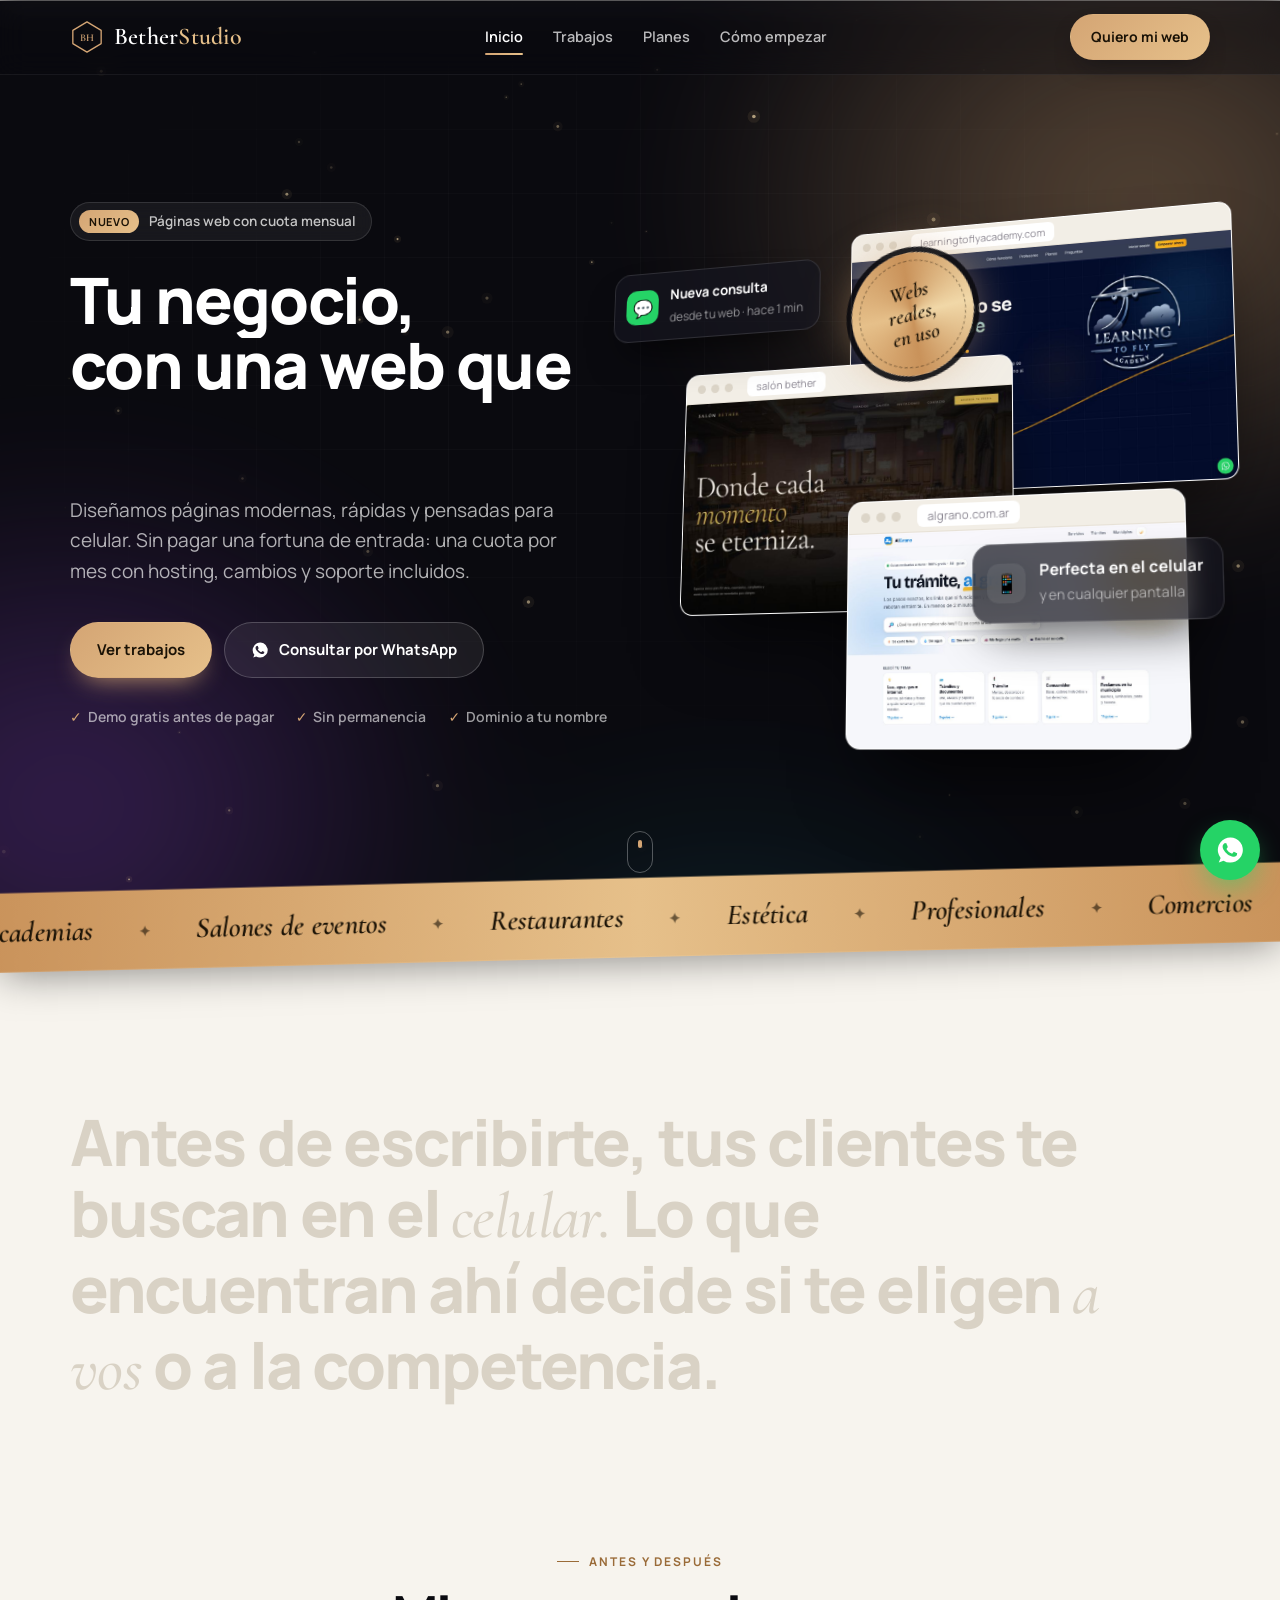
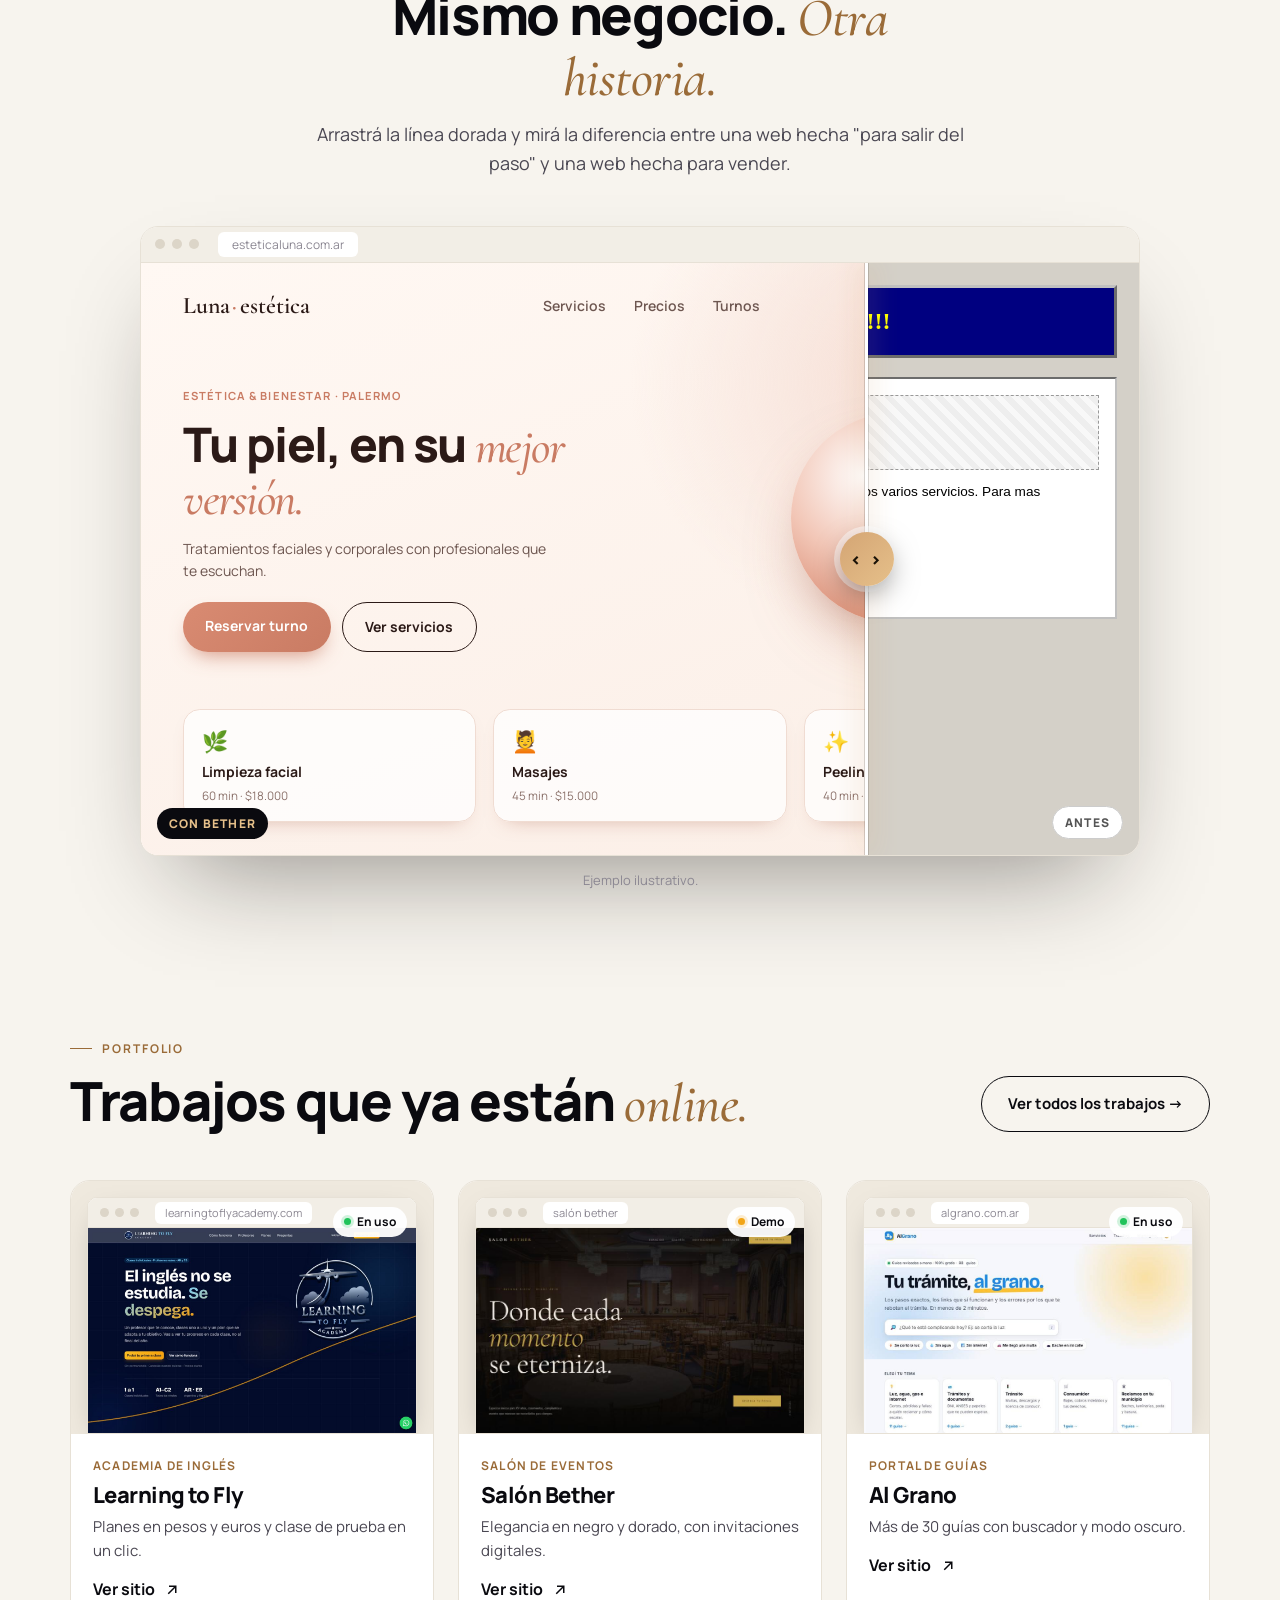
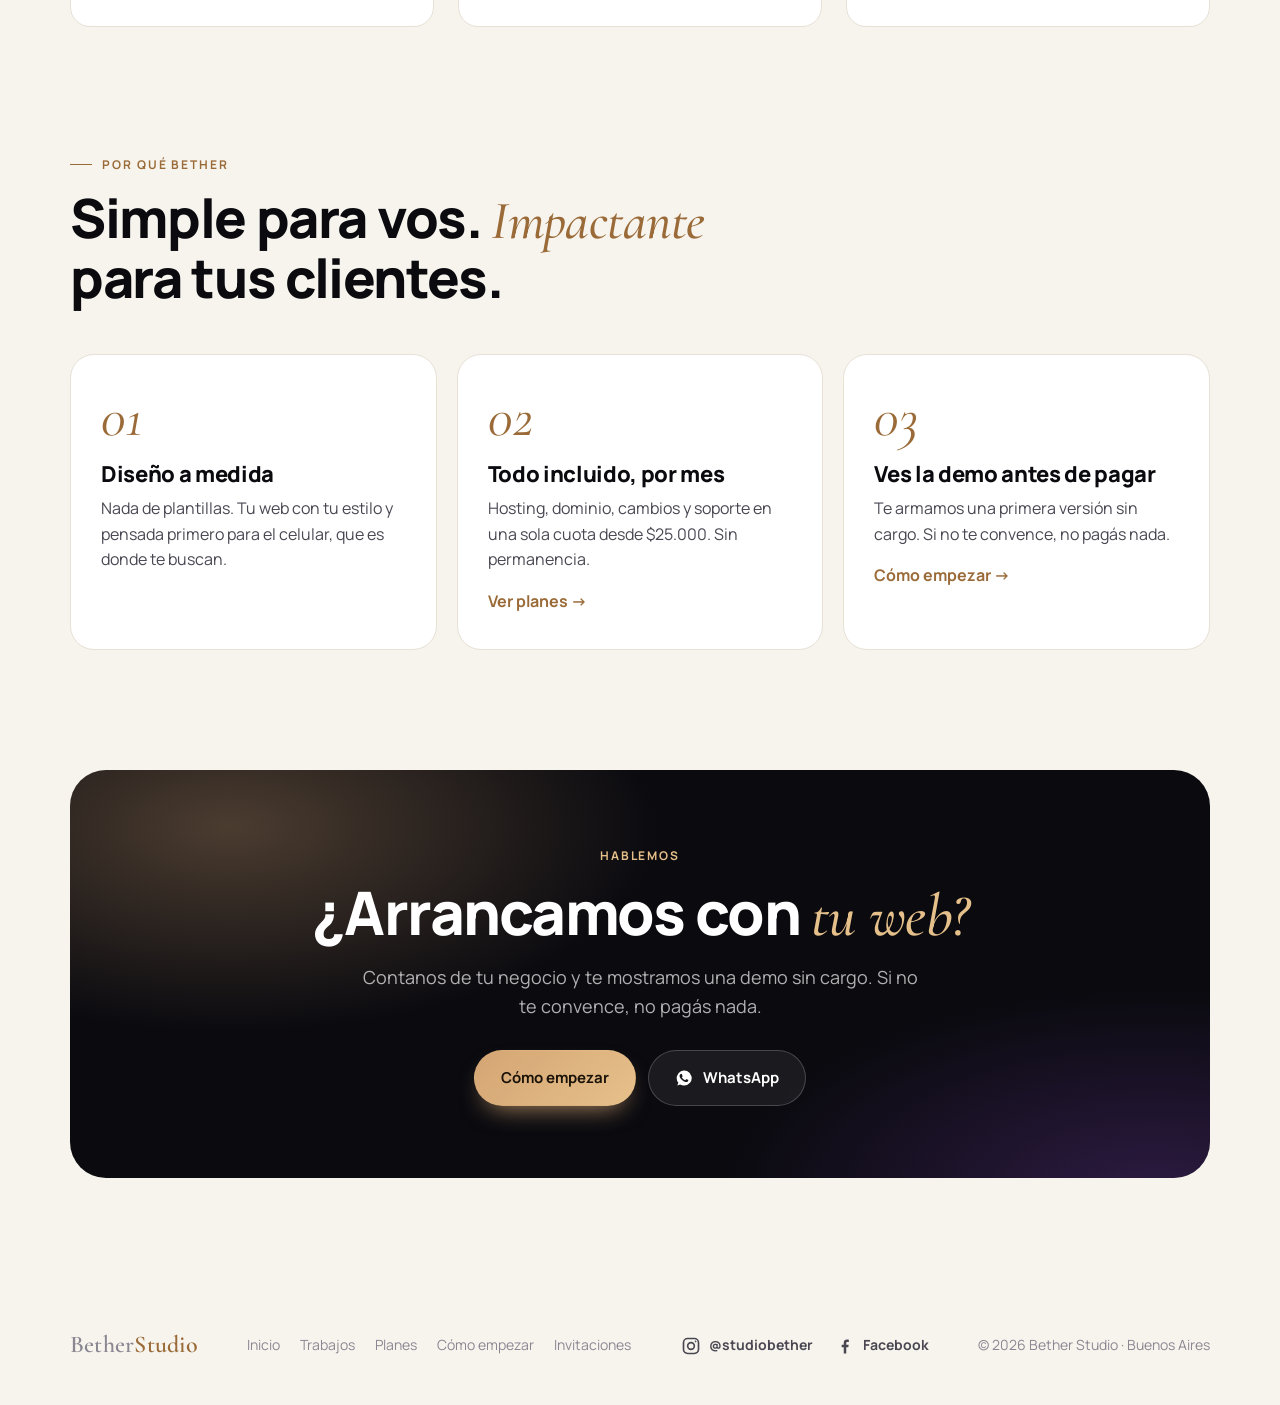
<file: index.html>
<!DOCTYPE html>
<html lang="es-AR">
<head>
<meta charset="UTF-8">
<meta name="viewport" content="width=device-width, initial-scale=1.0">
<title>Bether Studio — Páginas web para tu negocio | Buenos Aires</title>
<meta name="description" content="Diseño de páginas web para negocios y profesionales en Buenos Aires. Webs modernas, pensadas para celular, con cuota mensual desde $25.000: hosting, dominio, cambios y soporte incluidos.">
<meta name="google-site-verification" content="VoF059LKj7Fw00bPplD_Xb6uBzVrmA8AMxMq2Ged-bo">
<link rel="canonical" href="https://bether-studio.com/">
<meta property="og:type" content="website">
<meta property="og:title" content="Bether Studio — Tu negocio, con una web que vende">
<meta property="og:description" content="Webs a medida con cuota mensual: diseño, hosting, cambios y soporte incluidos.">
<link rel="icon" href="favicon.svg" type="image/svg+xml">
<link rel="icon" href="favicon-48.png" sizes="48x48" type="image/png">
<link rel="apple-touch-icon" href="apple-touch-icon.png">
<meta name="theme-color" content="#0a0a0f">
<meta property="og:url" content="https://bether-studio.com/">
<meta property="og:site_name" content="Bether Studio">
<meta property="og:locale" content="es_AR">
<meta property="og:image" content="https://bether-studio.com/img/og.jpg">
<meta property="og:image:width" content="1200">
<meta property="og:image:height" content="630">
<meta name="twitter:card" content="summary_large_image">
<meta name="twitter:image" content="https://bether-studio.com/img/og.jpg">
<script type="application/ld+json">{"@context":"https://schema.org","@type":"ProfessionalService","@id":"https://bether-studio.com/#negocio","name":"Bether Studio","url":"https://bether-studio.com/","sameAs":["https://www.instagram.com/studiobether/","https://www.facebook.com/profile.php?id=61595881277708"],"logo":"https://bether-studio.com/icon-512.png","image":"https://bether-studio.com/img/og.jpg","description":"Diseño y desarrollo de páginas web para negocios y profesionales, con cuota mensual que incluye hosting, dominio, cambios y soporte.","telephone":"+54 9 11 4530-9135","priceRange":"$25.000 - $80.000 por mes","currenciesAccepted":"ARS","address":{"@type":"PostalAddress","addressLocality":"Buenos Aires","addressRegion":"Buenos Aires","addressCountry":"AR"},"areaServed":[{"@type":"Country","name":"Argentina"}],"contactPoint":{"@type":"ContactPoint","telephone":"+54 9 11 4530-9135","contactType":"ventas","availableLanguage":"es"},"hasOfferCatalog":{"@type":"OfferCatalog","name":"Planes de páginas web","itemListElement":[{"@type":"Offer","itemOffered":{"@type":"Service","name":"Plan Inicial","description":"Web de una página con WhatsApp, mapa, hosting y SSL"},"price":25000,"priceCurrency":"ARS"},{"@type":"Offer","itemOffered":{"@type":"Service","name":"Plan Negocio","description":"Hasta 5 secciones, dominio .com.ar, alta en Google y estadísticas"},"price":45000,"priceCurrency":"ARS"},{"@type":"Offer","itemOffered":{"@type":"Service","name":"Plan Premium","description":"Funciones a medida: reservas, catálogo, área de clientes"},"price":80000,"priceCurrency":"ARS"}]}}</script>
<link rel="preconnect" href="https://fonts.googleapis.com">
<link rel="preconnect" href="https://fonts.gstatic.com" crossorigin>
<link href="https://fonts.googleapis.com/css2?family=Cormorant+Garamond:ital,wght@0,500;0,600;1,500&family=Manrope:wght@400;600;700;800&display=swap" rel="stylesheet">
<link rel="stylesheet" href="css/webs.css?v=8">
<link rel="stylesheet" href="css/movil.css?v=1">
<script>document.documentElement.classList.add('js')</script>
</head>
<body>

<nav class="nav" id="nav">
  <div class="wrap">
    <a href="index.html" class="logo" aria-label="Bether Studio">
      <svg viewBox="0 0 36 36" fill="none">
        <path d="M18 2 L33 11 L33 25 L18 34 L3 25 L3 11 Z" stroke="url(#lg)" stroke-width="1.4" fill="#0a0a0f" stroke-linejoin="round"/>
        <text x="18" y="22" text-anchor="middle" font-family="Cormorant Garamond,serif" font-size="11" font-weight="600" fill="url(#lg)">BH</text>
        <defs><linearGradient id="lg" x1="3" y1="2" x2="33" y2="34"><stop offset="0%" stop-color="#d4a574"/><stop offset="100%" stop-color="#e6c08a"/></linearGradient></defs>
      </svg>
      <span>Bether<i>Studio</i></span>
    </a>
    <div class="nav__links" id="navLinks">
      <a href="index.html" class="active" aria-current="page">Inicio</a>
      <a href="trabajos.html">Trabajos</a>
      <a href="planes.html">Planes</a>
      <a href="empezar.html">Cómo empezar</a>
    </div>
    <a href="empezar.html#contacto" class="btn btn--dark">Quiero mi web</a>
    <button class="nav__burger" id="navBurger" aria-label="Abrir menú" aria-expanded="false"><span></span><span></span><span></span></button>
  </div>
</nav>

<header class="hero" id="hero">
  <canvas class="hero__fx" id="heroFx" aria-hidden="true"></canvas>
  <div class="hero__aurora" aria-hidden="true"></div>
  <div class="hero__grid" aria-hidden="true"></div>
  <div class="hero__spot" id="heroSpot" aria-hidden="true"></div>
  <div class="wrap">
    <div class="hero__copy">
      <span class="pill hero__in" style="--d:0s"><b>NUEVO</b> Páginas web con cuota mensual</span>
      <h1 class="hero__title">
        <span class="ln"><span class="hero__in" style="--d:.08s">Tu negocio,</span></span>
        <span class="ln"><span class="hero__in" style="--d:.18s">con una web que</span></span>
        <span class="ln ln--rot"><span class="hero__in" style="--d:.28s"><em class="rotator" id="rotator" data-words="vende.|enamora.|te trae clientes.|trabaja por vos.">vende.</em></span></span>
      </h1>
      <p class="lead hero__in" style="--d:.4s">Diseñamos páginas modernas, rápidas y pensadas para celular.<span class="d-only"> Sin pagar una fortuna de entrada: una cuota por mes con hosting, cambios y soporte incluidos.</span><span class="m-only"> Una cuota por mes, todo incluido.</span></p>
      <div class="hero__ctas hero__in" style="--d:.5s">
        <a href="trabajos.html" class="btn btn--gold magnetic">Ver trabajos</a>
        <a href="#" class="btn btn--glass magnetic" data-wa="Hola Bether! Vi su página y quiero consultar por una web para mi negocio.">
          <svg viewBox="0 0 24 24" fill="currentColor"><path d="M17.5 14.4c-.3-.1-1.7-.8-2-.9-.3-.1-.5-.1-.7.1-.2.3-.7.9-.9 1.1-.2.2-.3.2-.6.1-1.7-.9-2.9-1.6-4-3.5-.3-.5.3-.5.8-1.6.1-.2 0-.3 0-.5 0-.1-.7-1.6-.9-2.2-.2-.6-.5-.5-.7-.5h-.6c-.2 0-.5.1-.8.4-.3.3-1 1-1 2.4 0 1.4 1 2.8 1.2 3 .1.2 2 3 4.8 4.3 1.8.8 2.5.8 3.4.7.5-.1 1.7-.7 2-1.4.2-.7.2-1.2.2-1.4-.1-.1-.3-.2-.6-.3M12 22a10 10 0 0 1-5.2-1.5L3 22l1.5-3.7A10 10 0 1 1 12 22Z"/></svg>
          Consultar por WhatsApp
        </a>
      </div>
      <div class="checks hero__in" style="--d:.6s"><span>Demo gratis antes de pagar</span><span>Sin permanencia</span><span>Dominio a tu nombre</span></div>
    </div>
    <div class="mshow hero__in" style="--d:.35s" aria-hidden="true">
      <div class="mphone">
        <div class="mphone__screen" id="mshow">
          <img src="img/m/learningtofly.jpg" alt="" class="on" data-name="Learning to Fly" data-tag="En uso">
          <img src="img/m/algrano.jpg" alt="" data-name="Al Grano" data-tag="En uso" loading="lazy">
          <img src="img/m/tienda.jpg" alt="" data-name="Yerba &amp; Barro" data-tag="Demo · tienda" loading="lazy">
          <img src="img/m/martillero.jpg" alt="" data-name="Ignacio Ferrán" data-tag="Demo · profesional" loading="lazy">
        </div>
        <span class="mphone__notch"></span>
      </div>
      <div class="mshow__toast"><span class="ic">💬</span><div><b>Nueva consulta</b><small>desde tu web</small></div></div>
      <div class="mshow__cap"><span class="live"></span><b id="mshowName">Learning to Fly</b><small id="mshowTag">En uso</small></div>
      <div class="mshow__dots" id="mshowDots"><i class="on"></i><i></i><i></i><i></i></div>
    </div>
    <div class="scene hero__in" style="--d:.3s" id="scene" aria-hidden="true">
      <div class="deck" id="deck">
        <div class="browser b1"><div class="browser__bar"><i></i><i></i><i></i><span>learningtoflyacademy.com</span></div><img src="img/learningtofly.jpg" alt=""></div>
        <div class="browser b2"><div class="browser__bar"><i></i><i></i><i></i><span>salón bether</span></div><img src="img/salon.jpg" alt=""></div>
        <div class="browser b3"><div class="browser__bar"><i></i><i></i><i></i><span>algrano.com.ar</span></div><img src="img/algrano.jpg" alt=""></div>
        <div class="toast t1"><span class="ic ic--wa">💬</span><div><b>Nueva consulta</b><small>desde tu web · hace 1 min</small></div></div>
        <div class="toast t2"><span class="ic">📱</span><div><b>Perfecta en el celular</b><small>y en cualquier pantalla</small></div></div>
        <div class="seal">Webs<br>reales,<br>en uso</div>
      </div>
    </div>
  </div>
  <a href="#manifiesto" class="hero__scroll" aria-label="Bajar"><span></span></a>
</header>

<div class="marquee" aria-hidden="true">
  <div class="marquee__track">
    <span>Academias</span><span>Salones de eventos</span><span>Restaurantes</span><span>Estética</span><span>Profesionales</span><span>Comercios</span><span>Gimnasios</span><span>Emprendedores</span>
    <span>Academias</span><span>Salones de eventos</span><span>Restaurantes</span><span>Estética</span><span>Profesionales</span><span>Comercios</span><span>Gimnasios</span><span>Emprendedores</span>
  </div>
</div>

<section class="manifesto" id="manifiesto">
  <div class="wrap">
    <p class="manifesto__text" id="manifesto">Antes de escribirte, tus clientes te buscan en el <em>celular.</em> Lo que encuentran ahí decide si te eligen <em>a vos</em> o a la competencia.</p>
  </div>
</section>

<section class="ba" id="antes-despues">
  <div class="wrap">
    <div class="section-head section-head--center rv">
      <span class="eyebrow">Antes y después</span>
      <h2>Mismo negocio. <em>Otra historia.</em></h2>
      <p>Arrastrá la línea dorada y mirá la diferencia entre una web hecha "para salir del paso" y una web hecha para vender.</p>
    </div>
    <div class="ba__frame rv" id="ba" style="--pos:50%">
      <div class="ba__bar"><i></i><i></i><i></i><span>esteticaluna.com.ar</span></div>
      <div class="ba__view">
        <!-- DESPUÉS -->
        <div class="ba__after">
          <div class="lu-nav"><b>Luna<span>·</span>estética</b><div><span>Servicios</span><span>Precios</span><span>Turnos</span></div><a>Reservar</a></div>
          <div class="lu-hero">
            <div>
              <small>Estética & bienestar · Palermo</small>
              <h3>Tu piel, en su <em>mejor versión.</em></h3>
              <p>Tratamientos faciales y corporales con profesionales que te escuchan.</p>
              <div class="lu-ctas"><a>Reservar turno</a><a class="ghost">Ver servicios</a></div>
            </div>
            <div class="lu-orb"><span>✦</span></div>
          </div>
          <div class="lu-cards">
            <div><span>🌿</span><b>Limpieza facial</b><small>60 min · $18.000</small></div>
            <div><span>💆</span><b>Masajes</b><small>45 min · $15.000</small></div>
            <div><span>✨</span><b>Peeling</b><small>40 min · $22.000</small></div>
          </div>
          <span class="lu-wa">💬</span>
        </div>
        <!-- ANTES -->
        <div class="ba__before">
          <div class="old">
            <div class="old__title">Bienvenidos a la pagina de ESTETICA LUNA !!!</div>
            <div class="old__row">
              <div class="old__menu"><u>Inicio</u><u>Quienes somos</u><u>Servicios</u><u>Contacto</u><u>Libro de visitas</u></div>
              <div class="old__body">
                <div class="old__img">[ imagen no disponible ]</div>
                <p>Somos un centro de estetica con muchos años de experiencia. Ofrecemos varios servicios. Para mas informacion llamar al telefono o venir al local en horario de atencion.</p>
                <p class="old__warn">🚧 PAGINA EN CONSTRUCCION 🚧</p>
                <p class="old__count">Sos el visitante N° <span>000127</span></p>
              </div>
            </div>
          </div>
        </div>
        <span class="ba__tag ba__tag--l">Con Bether</span>
        <span class="ba__tag ba__tag--r">Antes</span>
        <div class="ba__handle" id="baHandle" role="slider" tabindex="0" aria-label="Comparar antes y después" aria-valuemin="0" aria-valuemax="100" aria-valuenow="50"><span>‹ ›</span></div>
      </div>
    </div>
    <div class="ba__switch" role="group" aria-label="Ver antes o después"><button type="button" data-ba="before">Antes</button><button type="button" data-ba="after" class="on">Con Bether</button></div>
    <p class="ba__note">Ejemplo ilustrativo.</p>
  </div>
</section>

<section class="featured" id="destacados">
  <div class="wrap">
    <div class="section-head section-head--row rv">
      <div>
        <span class="eyebrow">Portfolio</span>
        <h2>Trabajos que ya están <em>online.</em></h2>
      </div>
      <a href="trabajos.html" class="btn btn--ghost">Ver todos los trabajos →</a>
    </div>
    <div class="mini-grid" data-carousel>
      <a class="work work--mini rv" href="https://www.learningtoflyacademy.com/" target="_blank" rel="noopener">
        <div class="shot">
          <span class="status">En uso</span>
          <div class="browser"><div class="browser__bar"><i></i><i></i><i></i><span>learningtoflyacademy.com</span></div><picture><source media="(max-width:760px)" srcset="img/m/learningtofly.jpg"><img src="img/learningtofly.jpg" alt="Página de Learning to Fly Academy" loading="lazy"></picture></div>
        </div>
        <div class="info">
          <span class="cat">Academia de inglés</span>
          <h3>Learning to Fly</h3>
          <p>Planes en pesos y euros y clase de prueba en un clic.</p>
          <span class="live">Ver sitio <svg viewBox="0 0 24 24" fill="none" stroke="currentColor" stroke-width="2"><path d="M7 17 17 7M8 7h9v9"/></svg></span>
        </div>
      </a>
      <a class="work work--mini rv" href="https://bether2026.github.io/salon/" target="_blank" rel="noopener">
        <div class="shot">
          <span class="status demo">Demo</span>
          <div class="browser"><div class="browser__bar"><i></i><i></i><i></i><span>salón bether</span></div><img src="img/salon.jpg" alt="Página del Salón Bether" loading="lazy"></div>
        </div>
        <div class="info">
          <span class="cat">Salón de eventos</span>
          <h3>Salón Bether</h3>
          <p>Elegancia en negro y dorado, con invitaciones digitales.</p>
          <span class="live">Ver sitio <svg viewBox="0 0 24 24" fill="none" stroke="currentColor" stroke-width="2"><path d="M7 17 17 7M8 7h9v9"/></svg></span>
        </div>
      </a>
      <a class="work work--mini rv" href="https://algrano.com.ar/" target="_blank" rel="noopener">
        <div class="shot">
          <span class="status">En uso</span>
          <div class="browser"><div class="browser__bar"><i></i><i></i><i></i><span>algrano.com.ar</span></div><div class="scrollshot" role="img" aria-label="Página completa de Al Grano" style="background-image:url(img/algrano-full.jpg)"></div></div>
        </div>
        <div class="info">
          <span class="cat">Portal de guías</span>
          <h3>Al Grano</h3>
          <p>Más de 30 guías con buscador y modo oscuro.</p>
          <span class="live">Ver sitio <svg viewBox="0 0 24 24" fill="none" stroke="currentColor" stroke-width="2"><path d="M7 17 17 7M8 7h9v9"/></svg></span>
        </div>
      </a>
    </div>
  </div>
</section>

<section class="why" id="por-que">
  <div class="wrap">
    <div class="section-head rv">
      <span class="eyebrow">Por qué Bether</span>
      <h2>Simple para vos. <em>Impactante</em> para tus clientes.</h2>
    </div>
    <div class="why-grid" data-carousel>
      <div class="why-item rv"><span class="why-n">01</span><h3>Diseño a medida</h3><p>Nada de plantillas. Tu web con tu estilo y pensada primero para el celular, que es donde te buscan.</p></div>
      <div class="why-item rv"><span class="why-n">02</span><h3>Todo incluido, por mes</h3><p>Hosting, dominio, cambios y soporte en una sola cuota desde $25.000. Sin permanencia.</p><a href="planes.html" class="why-link">Ver planes →</a></div>
      <div class="why-item rv"><span class="why-n">03</span><h3>Ves la demo antes de pagar</h3><p>Te armamos una primera versión sin cargo. Si no te convence, no pagás nada.</p><a href="empezar.html" class="why-link">Cómo empezar →</a></div>
    </div>
  </div>
</section>

<section class="cta-band">
  <div class="wrap">
    <div class="cta-band__box rv">
      <span class="eyebrow">Hablemos</span>
      <h2>¿Arrancamos con <em>tu web?</em></h2>
      <p>Contanos de tu negocio y te mostramos una demo sin cargo. Si no te convence, no pagás nada.</p>
      <div class="cta-band__btns">
        <a href="empezar.html" class="btn btn--gold">Cómo empezar</a>
        <a href="#" class="btn btn--glass" data-wa="Hola Bether! Quiero consultar por una página web."><svg viewBox="0 0 24 24" fill="currentColor"><path d="M17.5 14.4c-.3-.1-1.7-.8-2-.9-.3-.1-.5-.1-.7.1-.2.3-.7.9-.9 1.1-.2.2-.3.2-.6.1-1.7-.9-2.9-1.6-4-3.5-.3-.5.3-.5.8-1.6.1-.2 0-.3 0-.5 0-.1-.7-1.6-.9-2.2-.2-.6-.5-.5-.7-.5h-.6c-.2 0-.5.1-.8.4-.3.3-1 1-1 2.4 0 1.4 1 2.8 1.2 3 .1.2 2 3 4.8 4.3 1.8.8 2.5.8 3.4.7.5-.1 1.7-.7 2-1.4.2-.7.2-1.2.2-1.4-.1-.1-.3-.2-.6-.3M12 22a10 10 0 0 1-5.2-1.5L3 22l1.5-3.7A10 10 0 1 1 12 22Z"/></svg> WhatsApp</a>
      </div>
    </div>
  </div>
</section>

<footer>
  <div class="wrap">
    <a href="index.html" class="logo"><span>Bether<i>Studio</i></span></a>
    <nav>
      <a href="index.html">Inicio</a>
      <a href="trabajos.html">Trabajos</a>
      <a href="planes.html">Planes</a>
      <a href="empezar.html">Cómo empezar</a>
      <a href="invitaciones.html">Invitaciones</a>
    </nav>
    <span class="foot-social"><a class="foot-ig" href="https://www.instagram.com/studiobether/" target="_blank" rel="noopener" aria-label="Instagram de Bether Studio"><svg viewBox="0 0 24 24" fill="none" stroke="currentColor" stroke-width="2" stroke-linecap="round" stroke-linejoin="round" aria-hidden="true"><rect x="3" y="3" width="18" height="18" rx="5"/><circle cx="12" cy="12" r="4"/><circle cx="17.5" cy="6.5" r="1" fill="currentColor" stroke="none"/></svg>@studiobether</a>
    <a class="foot-ig foot-fb" href="https://www.facebook.com/profile.php?id=61595881277708" target="_blank" rel="noopener" aria-label="Facebook de Bether Studio"><svg viewBox="0 0 24 24" fill="currentColor" aria-hidden="true"><path d="M13.5 21v-7.5h2.5l.4-3h-2.9V8.6c0-.9.3-1.5 1.5-1.5h1.6V4.4c-.3 0-1.2-.1-2.3-.1-2.3 0-3.8 1.4-3.8 3.9v2.3H8v3h2.5V21h3z"/></svg>Facebook</a></span>
    <span>© <span id="year"></span> Bether Studio · Buenos Aires</span>
  </div>
</footer>

<nav class="tabbar" aria-label="Navegación rápida">
  <a href="index.html" class="on" aria-current="page"><svg viewBox="0 0 24 24" fill="none" stroke="currentColor" stroke-width="1.9" stroke-linecap="round" stroke-linejoin="round"><path d="M3 10.5 12 3l9 7.5V20a1 1 0 0 1-1 1h-5v-6H9v6H4a1 1 0 0 1-1-1z"/></svg><span>Inicio</span></a>
  <a href="trabajos.html"><svg viewBox="0 0 24 24" fill="none" stroke="currentColor" stroke-width="1.9" stroke-linecap="round" stroke-linejoin="round"><rect x="3" y="3" width="7" height="7" rx="1.5"/><rect x="14" y="3" width="7" height="7" rx="1.5"/><rect x="3" y="14" width="7" height="7" rx="1.5"/><rect x="14" y="14" width="7" height="7" rx="1.5"/></svg><span>Trabajos</span></a>
  <a href="#" class="tabbar__wa" data-wa="Hola Bether! Quiero consultar por una página web."><svg viewBox="0 0 24 24" fill="currentColor"><path d="M17.5 14.4c-.3-.1-1.7-.8-2-.9-.3-.1-.5-.1-.7.1-.2.3-.7.9-.9 1.1-.2.2-.3.2-.6.1-1.7-.9-2.9-1.6-4-3.5-.3-.5.3-.5.8-1.6.1-.2 0-.3 0-.5 0-.1-.7-1.6-.9-2.2-.2-.6-.5-.5-.7-.5h-.6c-.2 0-.5.1-.8.4-.3.3-1 1-1 2.4 0 1.4 1 2.8 1.2 3 .1.2 2 3 4.8 4.3 1.8.8 2.5.8 3.4.7.5-.1 1.7-.7 2-1.4.2-.7.2-1.2.2-1.4-.1-.1-.3-.2-.6-.3M12 22a10 10 0 0 1-5.2-1.5L3 22l1.5-3.7A10 10 0 1 1 12 22Z"/></svg><span>WhatsApp</span></a>
  <a href="planes.html"><svg viewBox="0 0 24 24" fill="none" stroke="currentColor" stroke-width="1.9" stroke-linecap="round" stroke-linejoin="round"><path d="M20.6 13.4 13.4 20.6a2 2 0 0 1-2.8 0L3 13V3h10l7.6 7.6a2 2 0 0 1 0 2.8z"/><circle cx="7.5" cy="7.5" r="1.5"/></svg><span>Planes</span></a>
  <a href="empezar.html"><svg viewBox="0 0 24 24" fill="none" stroke="currentColor" stroke-width="1.9" stroke-linecap="round" stroke-linejoin="round"><path d="M5 19c1-4 4-7 8-9l2-6 5 5-6 2c-2 4-5 7-9 8z"/><path d="M9 15l-3 3"/></svg><span>Empezar</span></a>
</nav>

<a href="#" class="fab-wa" data-wa="Hola Bether! Vi su página y quiero consultar por una web." aria-label="Escribir por WhatsApp">
  <svg viewBox="0 0 24 24"><path d="M17.5 14.4c-.3-.1-1.7-.8-2-.9-.3-.1-.5-.1-.7.1-.2.3-.7.9-.9 1.1-.2.2-.3.2-.6.1-1.7-.9-2.9-1.6-4-3.5-.3-.5.3-.5.8-1.6.1-.2 0-.3 0-.5 0-.1-.7-1.6-.9-2.2-.2-.6-.5-.5-.7-.5h-.6c-.2 0-.5.1-.8.4-.3.3-1 1-1 2.4 0 1.4 1 2.8 1.2 3 .1.2 2 3 4.8 4.3 1.8.8 2.5.8 3.4.7.5-.1 1.7-.7 2-1.4.2-.7.2-1.2.2-1.4-.1-.1-.3-.2-.6-.3M12 22a10 10 0 0 1-5.2-1.5L3 22l1.5-3.7A10 10 0 1 1 12 22Z"/></svg>
</a>

<script src="js/content.js"></script>
<script src="js/webs.js?v=6"></script>
</body>
</html>
</file>
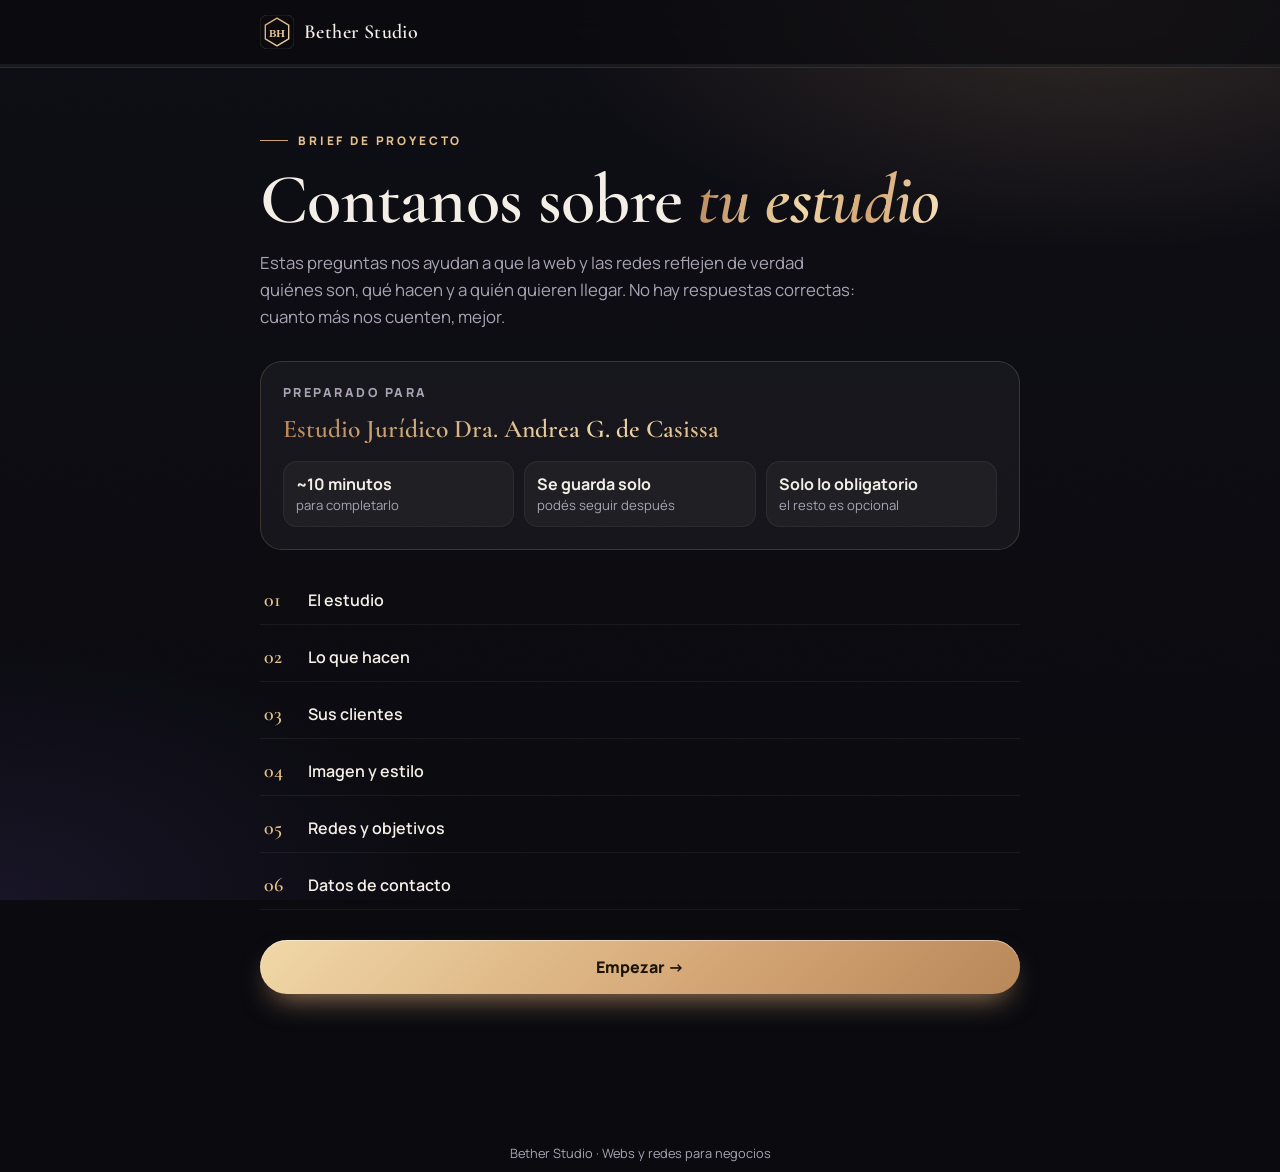
<file: brief/index.html>
<!doctype html>
<html lang="es-AR">
<head>
<meta charset="utf-8">
<meta name="viewport" content="width=device-width,initial-scale=1,viewport-fit=cover">
<meta name="robots" content="noindex">
<title>Brief · Bether Studio</title>
<meta name="theme-color" content="#0a0a0f">
<link rel="icon" href="../favicon.svg" type="image/svg+xml">
<link rel="preconnect" href="https://fonts.googleapis.com"><link rel="preconnect" href="https://fonts.gstatic.com" crossorigin>
<link href="https://fonts.googleapis.com/css2?family=Cormorant+Garamond:ital,wght@0,500;0,600;1,500;1,600&family=Manrope:wght@400;500;600;700;800&display=swap" rel="stylesheet">
<style>
:root{--night:#0a0a0f;--night2:#14141c;--card:rgba(255,255,255,.045);--line:rgba(230,192,138,.18);--line2:rgba(230,192,138,.42);
  --gold:#d4a574;--gold2:#e6c08a;--gold3:#f1d8a8;--ink:#f4efe6;--muted:#a9a3b3;--err:#ff7a7a;
  --serif:'Cormorant Garamond',Georgia,serif;--sans:'Manrope',system-ui,sans-serif}
*{box-sizing:border-box;margin:0;padding:0}
html{-webkit-text-size-adjust:100%}
body{min-height:100svh;font-family:var(--sans);color:var(--ink);background:var(--night);-webkit-font-smoothing:antialiased;overflow-x:hidden}
body::before{content:"";position:fixed;inset:0;z-index:-2;background:radial-gradient(60% 40% at 85% 0,rgba(212,165,116,.18),transparent 70%),radial-gradient(50% 40% at 0 100%,rgba(120,90,200,.12),transparent 70%),linear-gradient(180deg,#0d0d14,#0a0a0f)}
body::after{content:"";position:fixed;inset:0;z-index:-1;pointer-events:none;opacity:.07;mix-blend-mode:overlay;
  background-image:url("data:image/svg+xml,%3Csvg xmlns='http://www.w3.org/2000/svg' width='160' height='160'%3E%3Cfilter id='n'%3E%3CfeTurbulence type='fractalNoise' baseFrequency='.9' numOctaves='3' stitchTiles='stitch'/%3E%3C/filter%3E%3Crect width='100%25' height='100%25' filter='url(%23n)'/%3E%3C/svg%3E")}
.wrap{width:min(760px,100% - 32px);margin:0 auto}
.gold{background:linear-gradient(100deg,#b8875a,#f1d8a8 45%,#d4a574 70%,#f6e3bd);-webkit-background-clip:text;background-clip:text;color:transparent}
button{font:inherit;color:inherit;cursor:pointer;border:0;background:none}

/* barra superior */
header{position:sticky;top:0;z-index:20;background:rgba(10,10,15,.72);backdrop-filter:blur(14px);border-bottom:1px solid var(--line)}
header .wrap{display:flex;align-items:center;justify-content:space-between;height:64px}
.brand{display:flex;align-items:center;gap:10px;text-decoration:none;color:var(--ink)}
.brand svg{width:34px;height:34px}
.brand b{font-family:var(--serif);font-size:1.25rem;font-weight:600;letter-spacing:.02em}
.step-of{font-size:.8rem;font-weight:700;color:var(--muted);letter-spacing:.06em}
.progress{height:3px;background:rgba(255,255,255,.06)}
.progress i{display:block;height:100%;width:0;background:linear-gradient(90deg,var(--gold),var(--gold3));box-shadow:0 0 14px rgba(230,192,138,.6);transition:width .6s cubic-bezier(.2,.8,.2,1)}

/* pantallas */
main{padding:clamp(28px,6vw,56px) 0 120px}
.screen{display:none;animation:in .55s cubic-bezier(.2,.8,.2,1)}
.screen.on{display:block}
@keyframes in{from{opacity:0;transform:translateY(16px)}to{opacity:1;transform:none}}
.eyebrow{display:inline-flex;align-items:center;gap:10px;font-size:.74rem;font-weight:800;letter-spacing:.24em;text-transform:uppercase;color:var(--gold2)}
.eyebrow::before{content:"";width:28px;height:1px;background:var(--gold)}
h1{font-family:var(--serif);font-weight:600;font-size:clamp(2.6rem,9vw,4.4rem);line-height:.98;letter-spacing:-.01em;margin-top:16px}
h1 em,h2 em{font-style:italic}
h2{font-family:var(--serif);font-weight:600;font-size:clamp(2.1rem,7vw,3rem);line-height:1.02;margin-top:12px}
.lead{color:var(--muted);font-size:1.05rem;line-height:1.6;margin-top:16px;max-width:600px}

/* portada */
.hero-card{margin-top:30px;padding:22px;border-radius:22px;border:1px solid var(--line);background:var(--card);display:grid;gap:14px}
.hero-card .for{font-size:.78rem;font-weight:800;letter-spacing:.2em;text-transform:uppercase;color:var(--muted)}
.hero-card .who{font-family:var(--serif);font-size:1.6rem;font-weight:600;line-height:1.1}
.facts{display:grid;grid-template-columns:repeat(3,1fr);gap:10px;margin-top:4px}
.facts div{padding:12px;border-radius:14px;background:rgba(255,255,255,.04);border:1px solid rgba(255,255,255,.06);font-size:.82rem;color:var(--muted);line-height:1.3}
.facts b{display:block;color:var(--ink);font-size:1rem;margin-bottom:2px}
.sections{margin-top:26px;display:grid;gap:8px;counter-reset:s}
.sections li{list-style:none;display:flex;align-items:center;gap:14px;padding:12px 4px;border-bottom:1px solid rgba(255,255,255,.06);font-weight:600}
.sections li::before{counter-increment:s;content:counter(s,decimal-leading-zero);font-family:var(--serif);font-size:1.25rem;color:var(--gold2);width:30px}

/* preguntas */
.q{margin-top:28px;padding:22px;border-radius:22px;border:1px solid var(--line);background:var(--card);transition:border-color .3s,background .3s}
.q:focus-within{border-color:var(--line2);background:rgba(255,255,255,.06)}
.q.bad{border-color:rgba(255,122,122,.6)}
.q label.t,.q .t{display:block;font-weight:700;font-size:1.04rem;line-height:1.4}
.q .t .opt{font-weight:600;font-size:.78rem;color:var(--muted);margin-left:6px}
.q .help{display:block;color:var(--muted);font-size:.88rem;line-height:1.45;margin-top:6px}
.q input[type=text],.q input[type=email],.q input[type=tel],.q textarea{width:100%;margin-top:14px;padding:14px 16px;border-radius:14px;border:1px solid rgba(255,255,255,.1);background:rgba(0,0,0,.28);color:var(--ink);font:500 1rem/1.5 var(--sans);outline:none;transition:border-color .2s,box-shadow .2s}
.q textarea{min-height:110px;resize:vertical}
.q input:focus,.q textarea:focus{border-color:var(--gold);box-shadow:0 0 0 4px rgba(212,165,116,.15)}
.q ::placeholder{color:#6f6a78}
.chips{display:flex;flex-wrap:wrap;gap:10px;margin-top:14px}
.chip{padding:11px 16px;border-radius:999px;border:1px solid rgba(255,255,255,.14);background:rgba(255,255,255,.03);font-weight:600;font-size:.92rem;transition:all .2s;user-select:none}
.chip:hover{border-color:var(--line2)}
.chip[aria-pressed=true]{background:linear-gradient(135deg,var(--gold3),var(--gold));color:#1d1408;border-color:transparent;box-shadow:0 8px 20px -10px rgba(212,165,116,.8)}
.cards{display:grid;gap:10px;margin-top:14px}
.card{display:flex;align-items:center;gap:14px;text-align:left;padding:14px 16px;border-radius:16px;border:1px solid rgba(255,255,255,.12);background:rgba(255,255,255,.03);font-weight:600;transition:all .2s}
.card i{flex:none;width:22px;height:22px;border-radius:50%;border:2px solid rgba(255,255,255,.3);display:grid;place-items:center;transition:all .2s}
.card[aria-checked=true]{border-color:var(--gold);background:rgba(212,165,116,.1)}
.card[aria-checked=true] i{border-color:var(--gold2);background:radial-gradient(circle,var(--gold2) 45%,transparent 50%)}
.scale{margin-top:18px}
.scale input{width:100%;accent-color:var(--gold)}
.scale .ends{display:flex;justify-content:space-between;font-size:.84rem;color:var(--muted);margin-top:8px;font-weight:600}
.scale .val{text-align:center;font-family:var(--serif);font-size:1.4rem;color:var(--gold2);margin-top:4px}
.err{display:none;color:var(--err);font-size:.84rem;font-weight:700;margin-top:10px}
.q.bad .err{display:block}

/* navegación */
.nav{position:fixed;left:0;right:0;bottom:0;z-index:20;padding:12px 0 calc(12px + env(safe-area-inset-bottom));background:linear-gradient(180deg,transparent,rgba(10,10,15,.92) 30%);}
.nav .wrap{display:flex;gap:10px;justify-content:space-between;align-items:center}
.btn{display:inline-flex;align-items:center;justify-content:center;gap:10px;height:54px;padding:0 24px;border-radius:999px;font-weight:800;font-size:1rem;transition:transform .2s,box-shadow .2s,opacity .2s}
.btn:active{transform:scale(.97)}
.btn-gold{flex:1;max-width:340px;margin-left:auto;background:linear-gradient(135deg,var(--gold3),var(--gold) 60%,#b8875a);color:#1d1408;box-shadow:0 14px 30px -12px rgba(212,165,116,.8),inset 0 1px 0 rgba(255,255,255,.5)}
.btn-ghost{border:1px solid rgba(255,255,255,.16);color:var(--ink)}
.btn[disabled]{opacity:.5;pointer-events:none}
.saved{font-size:.78rem;color:var(--muted);font-weight:600;opacity:0;transition:opacity .4s}
.saved.on{opacity:1}

/* gracias */
.done{text-align:center;padding-top:30px}
.check{width:120px;height:120px;margin:0 auto;border-radius:50%;display:grid;place-items:center;background:radial-gradient(circle at 35% 30%,#fff3cf,#e6c27a 35%,#a8813f 75%);box-shadow:0 0 0 12px rgba(212,165,116,.12),0 30px 60px -20px rgba(212,165,116,.7)}
.check svg{width:56px;height:56px;stroke:#2a1d08;stroke-width:3;fill:none;stroke-dasharray:60;stroke-dashoffset:60;animation:draw .8s .3s forwards}
@keyframes draw{to{stroke-dashoffset:0}}
.done .lead{margin-left:auto;margin-right:auto}
.demo{display:none;margin-top:20px;padding:12px 16px;border-radius:12px;border:1px dashed var(--line2);color:var(--muted);font-size:.86rem}
.demo.on{display:inline-block}
footer{text-align:center;color:var(--muted);font-size:.8rem;padding:30px 0 10px}
@media (max-width:520px){.facts{grid-template-columns:1fr}.btn{padding:0 18px}}
</style>
</head>
<body>

<header>
  <div class="wrap">
    <a class="brand" href="https://bether-studio.com" target="_blank" rel="noopener">
      <svg viewBox="0 0 64 64"><defs><linearGradient id="g" x1="0" y1="0" x2="1" y2="1"><stop offset="0" stop-color="#d4a574"/><stop offset="1" stop-color="#f1d8a8"/></linearGradient></defs><rect width="64" height="64" rx="14" fill="#0a0a0f" stroke="rgba(230,192,138,.3)"/><path d="M32 6 54 19v26L32 58 10 45V19Z" fill="none" stroke="url(#g)" stroke-width="2.6" stroke-linejoin="round"/><text x="32" y="40.5" text-anchor="middle" font-family="Georgia,serif" font-size="21" font-weight="700" fill="url(#g)">BH</text></svg>
      <b>Bether Studio</b>
    </a>
    <span class="step-of" id="stepOf"></span>
  </div>
  <div class="progress"><i id="bar"></i></div>
</header>

<main class="wrap" id="app"></main>

<div class="nav" id="nav" hidden>
  <div class="wrap">
    <button class="btn btn-ghost" id="prev" type="button">← Atrás</button>
    <span class="saved" id="saved">Guardado ✓</span>
    <button class="btn btn-gold" id="next" type="button">Siguiente →</button>
  </div>
</div>

<script>
/* ─────────────────────────────────────────────────────────────
   CONFIGURACIÓN
   api: URL del Apps Script de Google (ver apps-script.gs).
        Vacía = modo prueba (no se envía nada).
   ───────────────────────────────────────────────────────────── */
const CONFIG = {
  cliente: 'Estudio Jurídico Dra. Andrea G. de Casissa',
  api: 'https://script.google.com/macros/s/AKfycbwaVYf1eDCLqzxksdLOV6gte_Np6UZ9ljvn5bU86e6RomkwXP_3NsP0Pk3OyHMowlvh/exec'
};

/* Preguntas. type: text | long | email | tel | chips | radio | scale */
const STEPS = [
  { title: 'El <em>estudio</em>', intro: 'Empecemos por lo básico: quiénes son y cómo trabajan.', qs: [
    { id: 'nombre', label: '¿Cómo quieren que figure el nombre del estudio?', type: 'text', ph: 'Ej.: Estudio Jurídico Dra. Andrea G. de Casissa', req: true },
    { id: 'equipo', label: '¿Quiénes forman el estudio?', help: 'Nombres y rol de cada profesional (y si hay secretaria o colaboradores).', type: 'long' },
    { id: 'trayectoria', label: '¿Desde qué año ejercen y qué de su trayectoria les gustaría destacar?', help: 'Formación, especializaciones, años en la zona, casos que los enorgullecen (sin datos de clientes).', type: 'long' },
    { id: 'historia', label: '¿Cómo y por qué nació el estudio?', help: 'Con esto escribimos el "Quiénes somos". Contalo como se lo contarías a alguien en persona.', type: 'long' },
    { id: 'zona', label: '¿En qué zonas o localidades atienden?', type: 'text', ph: 'Ej.: Claypole, Burzaco, Adrogué y alrededores' },
    { id: 'modalidad', label: '¿Cómo atienden?', type: 'chips', opts: ['Presencial en el estudio', 'Videollamada', 'Visitas a domicilio', 'Consultas por WhatsApp', 'Causas en otras jurisdicciones'] },
    { id: 'horarios', label: 'Días y horarios de atención', type: 'text', ph: 'Ej.: Lunes a viernes de 9 a 18 hs' }
  ]},
  { title: 'Lo que <em>hacen</em>', intro: 'Queremos entender bien sus servicios para comunicarlos con claridad.', qs: [
    { id: 'areas', label: '¿En qué áreas trabajan?', help: 'Marcá todas las que correspondan.', type: 'chips', opts: ['Laboral', 'Familia', 'Penal', 'Accidentes de tránsito', 'Sucesiones', 'Previsional / jubilaciones', 'Civil y contratos', 'Daños y perjuicios', 'Comercial / empresas', 'Otra'] },
    { id: 'foco', label: '¿Qué área quieren potenciar en los próximos meses?', help: 'La que más les interesa que crezca. Le vamos a dar más protagonismo.', type: 'text' },
    { id: 'casos', label: '¿Cuáles son las 3 consultas o casos más frecuentes?', type: 'long', ph: '1.\n2.\n3.' },
    { id: 'no_toman', label: '¿Hay casos que no toman o prefieren no recibir?', help: 'Así evitamos atraer consultas que no les sirven.', type: 'long' },
    { id: 'plus', label: '¿Ofrecen algo que los diferencie?', help: 'Ej.: atención urgente, seguimiento del caso por WhatsApp, primera orientación rápida, horarios extendidos.', type: 'long' }
  ]},
  { title: 'Sus <em>clientes</em>', intro: 'Cuanto mejor conozcamos a quién le hablan, mejor vamos a llegar.', qs: [
    { id: 'publico', label: '¿Quiénes son sus clientes habituales?', type: 'chips', opts: ['Trabajadores', 'Familias', 'Personas mayores', 'Jóvenes', 'Comerciantes / emprendedores', 'Empresas', 'Víctimas de accidentes', 'Otro'] },
    { id: 'llegan', label: '¿Cómo llegan hoy los clientes al estudio?', type: 'chips', opts: ['Boca en boca', 'Recomendación de otros clientes', 'Redes sociales', 'Google', 'Volantes o carteles', 'Otro'] },
    { id: 'preguntas', label: '¿Qué preguntas les hacen siempre en la primera consulta?', help: 'Son oro: las convertimos en publicaciones y en las preguntas frecuentes de la web.', type: 'long' },
    { id: 'miedos', label: '¿Qué es lo que más le preocupa a la gente cuando llega?', help: 'Ej.: "que sea caro", "que tarde años", "no tener pruebas".', type: 'long' },
    { id: 'elegir', label: '¿Por qué alguien debería elegirlos a ustedes y no a otro estudio?', type: 'long' },
    { id: 'primera', label: '¿Cómo funciona la primera consulta?', type: 'radio', opts: ['Sin cargo', 'Tiene un honorario de consulta', 'Depende del caso', 'Prefiero que no se mencione'] }
  ]},
  { title: 'Imagen y <em>estilo</em>', intro: 'Cómo quieren verse y sonar en la web y en las redes.', qs: [
    { id: 'tono', label: '¿Cómo les gustaría que suene el estudio?', type: 'scale', ends: ['Formal y técnico', 'Cercano y simple'] },
    { id: 'palabras', label: 'Tres palabras que describan al estudio', type: 'text', ph: 'Ej.: compromiso, claridad, cercanía' },
    { id: 'fotos', label: '¿La Dra. quiere aparecer en fotos o videos?', help: 'Mostrar a la profesional genera mucha confianza, pero es decisión de ustedes.', type: 'radio', opts: ['Sí, en fotos y videos', 'Solo en fotos', 'Prefiero no aparecer'] },
    { id: 'identidad', label: 'Sobre la identidad visual', type: 'radio', opts: ['Tenemos logo y colores propios', 'Nos gusta la propuesta negro y dorado', 'Queremos ver otra propuesta'] },
    { id: 'referencias', label: '¿Hay páginas o cuentas que les gusten?', help: 'De abogados o de cualquier rubro. Pegá links o nombres.', type: 'long' },
    { id: 'evitar', label: '¿Hay algo que NO quieran que se vea o se diga?', type: 'long' }
  ]},
  { title: 'Redes y <em>objetivos</em>', intro: 'Para que cada publicación tenga un propósito.', qs: [
    { id: 'objetivos', label: '¿Qué es lo más importante para ustedes?', type: 'chips', opts: ['Recibir más consultas', 'Que nos conozcan en la zona', 'Transmitir profesionalismo', 'Informar y educar', 'Posicionar un área específica'] },
    { id: 'temas', label: '¿Qué temas les gustaría que tratemos en las publicaciones?', help: 'Novedades legales, derechos que la gente no conoce, mitos, consejos…', type: 'long' },
    { id: 'aprueba', label: '¿Quién aprueba las publicaciones antes de salir?', type: 'text', ph: 'Nombre y por dónde se lo enviamos (WhatsApp, mail…)' },
    { id: 'mensajes', label: '¿Quién responde los mensajes que lleguen por redes?', type: 'radio', opts: ['El estudio directamente', 'Bether Studio responde y deriva al WhatsApp del estudio', 'Entre los dos'] },
    { id: 'metas', label: '¿Qué les gustaría lograr en los próximos 6 meses?', type: 'long' }
  ]},
  { title: 'Datos de <em>contacto</em>', intro: 'Último paso: los datos que van a aparecer en la web y en las redes.', qs: [
    { id: 'contacto', label: 'Nombre de quien completa el formulario', type: 'text', req: true },
    { id: 'whatsapp', label: 'WhatsApp para consultas', type: 'tel', ph: 'Ej.: 11 6638-2751', req: true },
    { id: 'email', label: 'Mail del estudio', help: 'Lo usamos para crear y asociar las cuentas a nombre del estudio.', type: 'email', ph: 'estudio@ejemplo.com' },
    { id: 'direccion', label: 'Dirección del estudio', type: 'text', ph: 'Calle, número, localidad' },
    { id: 'redes_actuales', label: '¿Tienen alguna red o perfil de Google ya creado?', type: 'text', ph: 'Links o nombres de usuario' },
    { id: 'extra', label: '¿Algo más que quieran contarnos?', type: 'long' }
  ]}
];

/* ───────────────────────── lógica ───────────────────────── */
const $ = s => document.querySelector(s);
const app = $('#app'), nav = $('#nav'), bar = $('#bar'), stepOf = $('#stepOf');
const KEY = 'brief:' + CONFIG.cliente;
let ans = {}; try { ans = JSON.parse(localStorage.getItem(KEY)) || {}; } catch (e) {}
let cur = -1;
const save = () => { try { localStorage.setItem(KEY, JSON.stringify(ans)); const s = $('#saved'); s.classList.add('on'); clearTimeout(save.t); save.t = setTimeout(() => s.classList.remove('on'), 1200); } catch (e) {} };
const esc = t => String(t ?? '').replace(/[&<>"]/g, c => ({ '&': '&amp;', '<': '&lt;', '>': '&gt;', '"': '&quot;' }[c]));

function field(q) {
  const v = ans[q.id];
  const head = `<span class="t">${q.label}${q.req ? '' : '<span class="opt">(opcional)</span>'}</span>${q.help ? `<span class="help">${q.help}</span>` : ''}`;
  let body = '';
  if (q.type === 'long') body = `<textarea id="f-${q.id}" data-id="${q.id}" placeholder="${esc(q.ph || 'Escribí acá…')}">${esc(v)}</textarea>`;
  else if (['text', 'email', 'tel'].includes(q.type)) body = `<input id="f-${q.id}" data-id="${q.id}" type="${q.type}" value="${esc(v)}" placeholder="${esc(q.ph || '')}" ${q.type === 'tel' ? 'inputmode="tel"' : ''} autocomplete="off">`;
  else if (q.type === 'chips') body = `<div class="chips" role="group">${q.opts.map(o => `<button type="button" class="chip" data-id="${q.id}" data-v="${esc(o)}" aria-pressed="${(v || []).includes(o)}">${o}</button>`).join('')}</div>`;
  else if (q.type === 'radio') body = `<div class="cards" role="radiogroup">${q.opts.map(o => `<button type="button" class="card" role="radio" data-id="${q.id}" data-v="${esc(o)}" aria-checked="${v === o}"><i></i>${o}</button>`).join('')}</div>`;
  else if (q.type === 'scale') { const n = v || 3; body = `<div class="scale"><input type="range" min="1" max="5" step="1" value="${n}" data-id="${q.id}"><div class="val" id="sv-${q.id}">${['', 'Muy formal', 'Más bien formal', 'Equilibrado', 'Más bien cercano', 'Muy cercano'][n]}</div><div class="ends"><span>${q.ends[0]}</span><span>${q.ends[1]}</span></div></div>`; }
  return `<div class="q" id="q-${q.id}">${['long', 'text', 'email', 'tel'].includes(q.type) ? `<label class="t" for="f-${q.id}" style="display:contents">${head}</label>` : head}${body}<span class="err">Este dato es necesario para continuar.</span></div>`;
}

function render() {
  window.scrollTo({ top: 0, behavior: 'instant' in window ? 'instant' : 'auto' });
  const total = STEPS.length;
  if (cur === -1) {
    nav.hidden = true; stepOf.textContent = ''; bar.style.width = '0%';
    app.innerHTML = `<section class="screen on">
      <span class="eyebrow">Brief de proyecto</span>
      <h1>Contanos sobre <em class="gold">tu estudio</em></h1>
      <p class="lead">Estas preguntas nos ayudan a que la web y las redes reflejen de verdad quiénes son, qué hacen y a quién quieren llegar. No hay respuestas correctas: cuanto más nos cuenten, mejor.</p>
      <div class="hero-card">
        <span class="for">Preparado para</span>
        <span class="who gold">${esc(CONFIG.cliente)}</span>
        <div class="facts"><div><b>~10 minutos</b>para completarlo</div><div><b>Se guarda solo</b>podés seguir después</div><div><b>Solo lo obligatorio</b>el resto es opcional</div></div>
      </div>
      <ol class="sections">${STEPS.map(s => `<li>${s.title.replace(/<\/?em>/g, '')}</li>`).join('')}</ol>
      <div style="margin-top:30px"><button class="btn btn-gold" style="width:100%;max-width:none" id="start" type="button">Empezar →</button></div>
    </section>`;
    $('#start').onclick = () => { cur = 0; render(); };
    return;
  }
  if (cur === total) return;
  const s = STEPS[cur];
  nav.hidden = false;
  stepOf.textContent = `Paso ${cur + 1} de ${total}`;
  bar.style.width = ((cur + 1) / (total + 1) * 100) + '%';
  $('#next').innerHTML = cur === total - 1 ? 'Enviar respuestas ✓' : 'Siguiente →';
  app.innerHTML = `<section class="screen on"><span class="eyebrow">Paso ${cur + 1} · ${s.title.replace(/<\/?em>/g, '')}</span><h2>${s.title}</h2><p class="lead">${s.intro}</p>${s.qs.map(field).join('')}</section>`;
}

app.addEventListener('input', e => {
  const id = e.target.dataset.id; if (!id) return;
  ans[id] = e.target.type === 'range' ? +e.target.value : e.target.value;
  if (e.target.type === 'range') $('#sv-' + id).textContent = ['', 'Muy formal', 'Más bien formal', 'Equilibrado', 'Más bien cercano', 'Muy cercano'][e.target.value];
  e.target.closest('.q').classList.remove('bad'); save();
});
app.addEventListener('click', e => {
  const b = e.target.closest('.chip,.card'); if (!b) return;
  const id = b.dataset.id, v = b.dataset.v;
  if (b.classList.contains('chip')) { const a = new Set(ans[id] || []); a.has(v) ? a.delete(v) : a.add(v); ans[id] = [...a]; b.setAttribute('aria-pressed', a.has(v)); }
  else { ans[id] = v; b.parentNode.querySelectorAll('.card').forEach(c => c.setAttribute('aria-checked', c === b)); }
  save();
});

function valid() {
  let ok = true, first;
  STEPS[cur].qs.forEach(q => {
    const v = ans[q.id], empty = v == null || (Array.isArray(v) ? !v.length : !String(v).trim());
    let bad = !!(q.req && empty);
    if (!empty && q.type === 'email' && !/^[^@\s]+@[^@\s]+\.[^@\s]+$/.test(v)) bad = true;
    $('#q-' + q.id).classList.toggle('bad', bad);
    if (bad) { ok = false; first = first || $('#q-' + q.id); }
  });
  if (first) first.scrollIntoView({ behavior: 'smooth', block: 'center' });
  return ok;
}

$('#prev').onclick = () => { cur--; render(); };
$('#next').onclick = async () => {
  if (!valid()) return;
  if (cur < STEPS.length - 1) { cur++; render(); return; }
  await send();
};

async function send() {
  const btn = $('#next'); btn.disabled = true; btn.textContent = 'Enviando…';
  const filas = [];
  STEPS.forEach(s => s.qs.forEach(q => {
    let v = ans[q.id];
    if (Array.isArray(v)) v = v.join(', ');
    if (q.type === 'scale') v = v ? `${v}/5 (${['', 'Muy formal', 'Más bien formal', 'Equilibrado', 'Más bien cercano', 'Muy cercano'][v]})` : '';
    filas.push([q.label, v == null ? '' : String(v)]);
  }));
  const data = { cliente: CONFIG.cliente, enviado: new Date().toLocaleString('es-AR'), respuestas: filas };
  let enviado = false;
  if (CONFIG.api) {
    try { await fetch(CONFIG.api, { method: 'POST', mode: 'no-cors', headers: { 'Content-Type': 'text/plain;charset=utf-8' }, body: JSON.stringify(data) }); enviado = true; }
    catch (e) { btn.disabled = false; btn.innerHTML = 'Reintentar envío ✓'; alert('No pudimos enviar las respuestas. Revisá tu conexión e intentá de nuevo: no se perdió nada.'); return; }
  }
  try { localStorage.removeItem(KEY); } catch (e) {}
  nav.hidden = true; stepOf.textContent = '¡Listo!'; bar.style.width = '100%';
  app.innerHTML = `<section class="screen on done">
    <div class="check"><svg viewBox="0 0 24 24"><path d="M5 12.5 10 17.5 19 7"/></svg></div>
    <span class="eyebrow" style="margin-top:28px">Respuestas recibidas</span>
    <h2>¡Muchas <em class="gold">gracias</em>!</h2>
    <p class="lead">Ya tenemos todo lo que necesitamos para seguir. Con esta información vamos a ajustar la web y armar el plan de redes. Cualquier cosa que quieras sumar, escribinos.</p>
    <p class="demo ${enviado ? '' : 'on'}">Modo prueba: falta configurar la conexión, estas respuestas no se enviaron.</p>
  </section>`;
}

render();
</script>
<footer>Bether Studio · Webs y redes para negocios</footer>
</body>
</html>
</file>
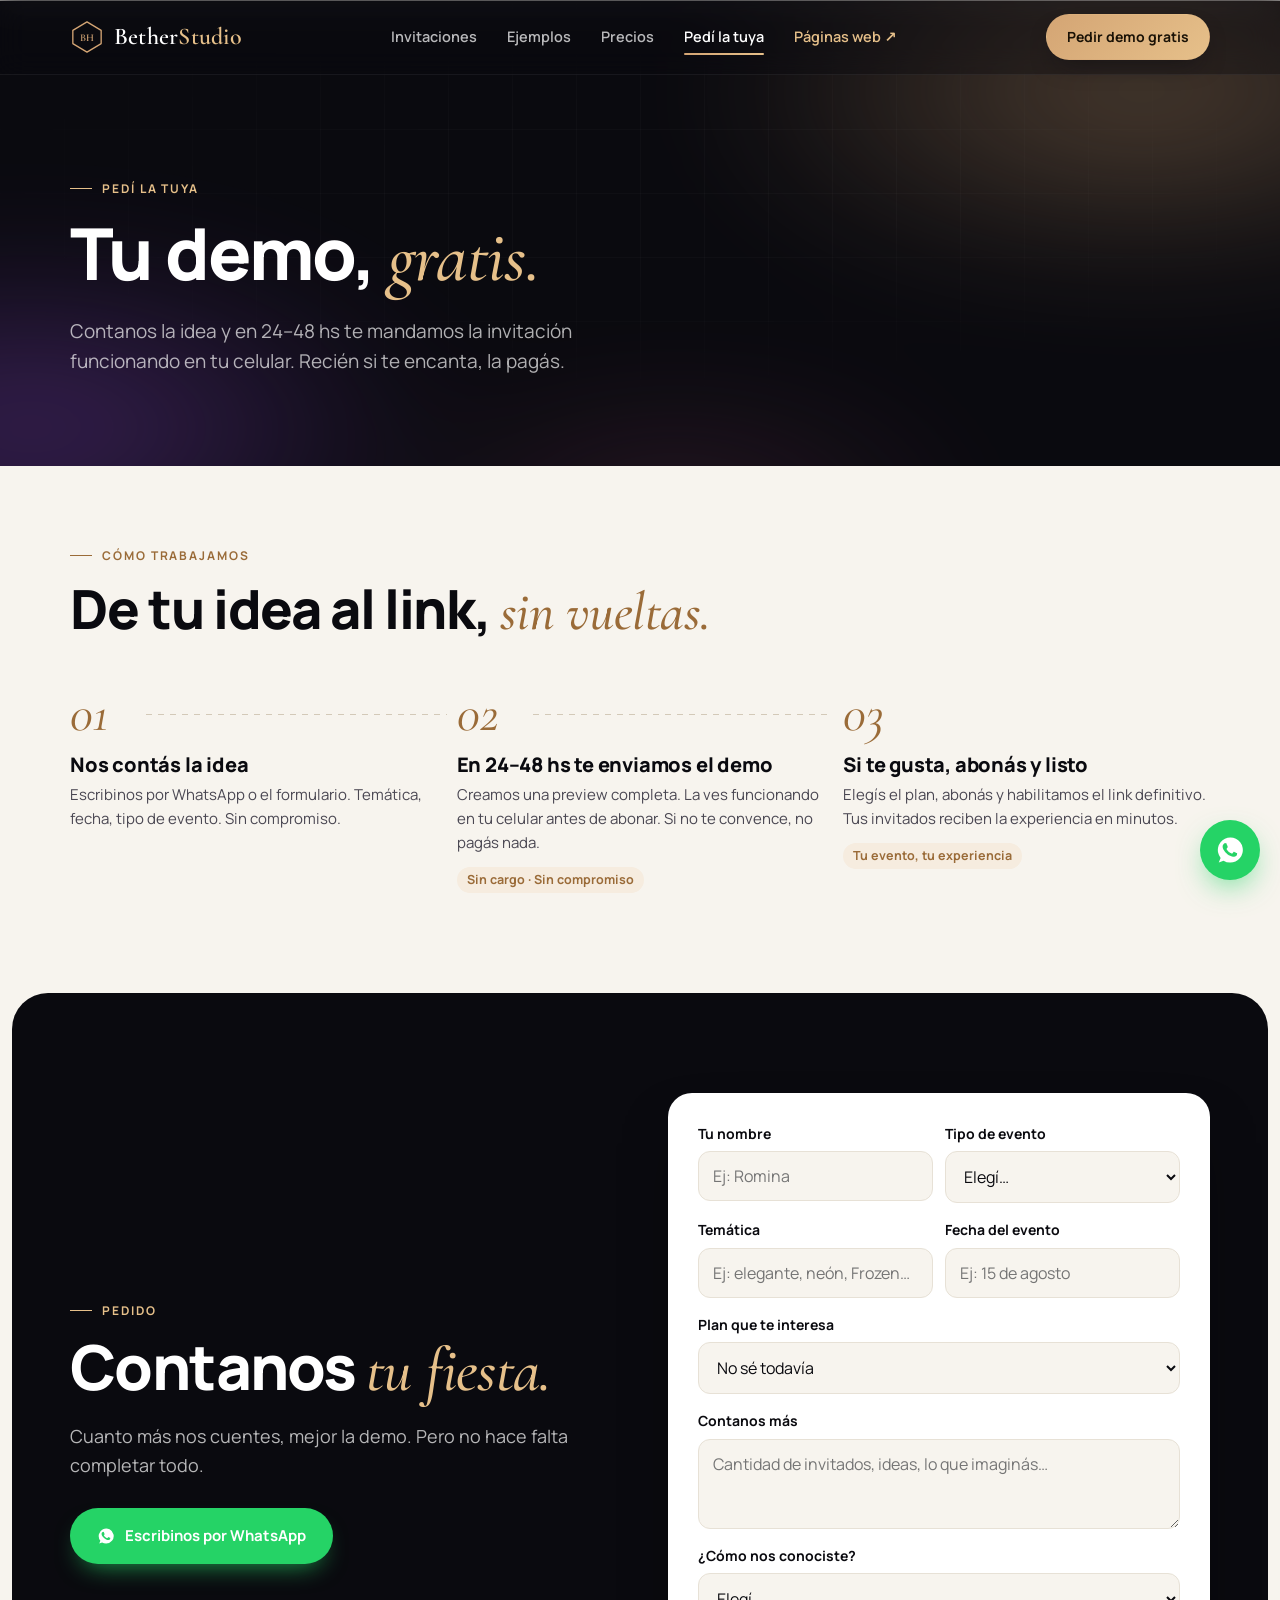
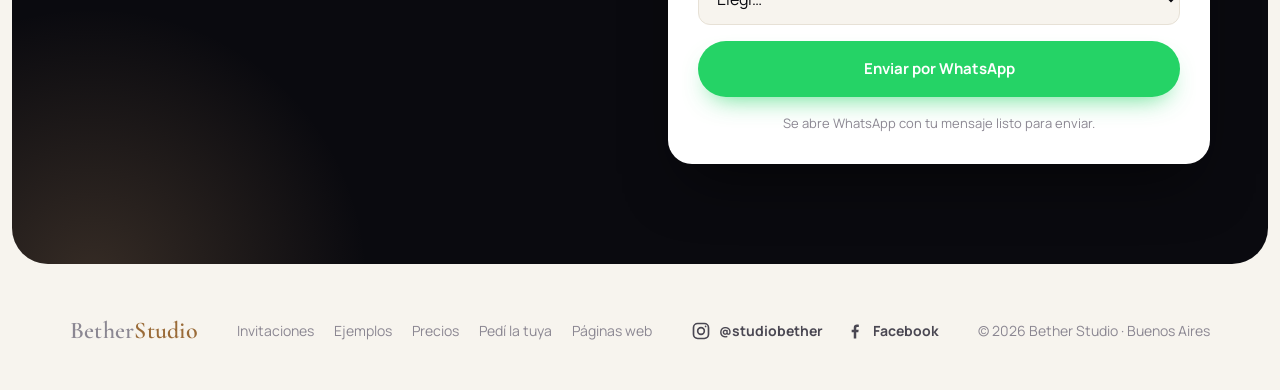
<file: contacto.html>
<!DOCTYPE html>
<html lang="es-AR">
<head>
<meta charset="UTF-8">
<meta name="viewport" content="width=device-width, initial-scale=1.0">
<title>Pedí tu invitación — Bether Studio</title>
<meta name="description" content="Contanos tu fiesta y en 24–48 hs te mandamos la demo de tu invitación digital, gratis y sin compromiso.">
<link rel="canonical" href="https://bether-studio.com/contacto.html">
<meta property="og:type" content="website">
<meta property="og:title" content="Pedí tu invitación — Bether Studio">
<meta property="og:description" content="Contanos tu fiesta y en 24–48 hs te mandamos la demo de tu invitación digital, gratis y sin compromiso.">
<link rel="icon" href="favicon.svg" type="image/svg+xml">
<link rel="icon" href="favicon-48.png" sizes="48x48" type="image/png">
<link rel="apple-touch-icon" href="apple-touch-icon.png">
<meta name="theme-color" content="#0a0a0f">
<meta property="og:url" content="https://bether-studio.com/contacto.html">
<meta property="og:site_name" content="Bether Studio">
<meta property="og:locale" content="es_AR">
<meta property="og:image" content="https://bether-studio.com/img/inv/casamiento.jpg">
<meta name="twitter:card" content="summary_large_image">
<meta name="twitter:image" content="https://bether-studio.com/img/inv/casamiento.jpg">
<script type="application/ld+json">{"@context":"https://schema.org","@type":"BreadcrumbList","itemListElement":[{"@type":"ListItem","position":1,"name":"Inicio","item":"https://bether-studio.com/"},{"@type":"ListItem","position":2,"name":"Invitaciones","item":"https://bether-studio.com/invitaciones.html"},{"@type":"ListItem","position":3,"name":"Pedí la tuya","item":"https://bether-studio.com/contacto.html"}]}</script>
<link rel="preconnect" href="https://fonts.googleapis.com">
<link rel="preconnect" href="https://fonts.gstatic.com" crossorigin>
<link href="https://fonts.googleapis.com/css2?family=Cormorant+Garamond:ital,wght@0,500;0,600;1,500&family=Great+Vibes&family=Manrope:wght@400;600;700;800&display=swap" rel="stylesheet">
<link rel="stylesheet" href="css/webs.css?v=8">
<link rel="stylesheet" href="css/inv.css?v=1">
<script>document.documentElement.classList.add('js')</script>
</head>
<body class="inv">
<nav class="nav" id="nav">
  <div class="wrap">
    <a href="index.html" class="logo" aria-label="Bether Studio">
      <svg viewBox="0 0 36 36" fill="none">
        <path d="M18 2 L33 11 L33 25 L18 34 L3 25 L3 11 Z" stroke="url(#lg)" stroke-width="1.4" fill="#0a0a0f" stroke-linejoin="round"/>
        <text x="18" y="22" text-anchor="middle" font-family="Cormorant Garamond,serif" font-size="11" font-weight="600" fill="url(#lg)">BH</text>
        <defs><linearGradient id="lg" x1="3" y1="2" x2="33" y2="34"><stop offset="0%" stop-color="#d4a574"/><stop offset="100%" stop-color="#e6c08a"/></linearGradient></defs>
      </svg>
      <span>Bether<i>Studio</i></span>
    </a>
    <div class="nav__links" id="navLinks">
      <a href="invitaciones.html">Invitaciones</a>
      <a href="portfolio.html">Ejemplos</a>
      <a href="precios.html">Precios</a>
      <a href="contacto.html" class="active" aria-current="page">Pedí la tuya</a>
      <a href="index.html" class="nav__inv">Páginas web ↗</a>
    </div>
    <a href="contacto.html#pedido" class="btn btn--dark">Pedir demo gratis</a>
    <button class="nav__burger" id="navBurger" aria-label="Abrir menú" aria-expanded="false"><span></span><span></span><span></span></button>
  </div>
</nav>

<header class="hero page-hero" id="hero">
  <div class="hero__aurora" aria-hidden="true"></div>
  <div class="hero__grid" aria-hidden="true"></div>
  <div class="wrap">
    <div class="page-hero__copy">
      <span class="eyebrow hero__in" style="--d:0s">Pedí la tuya</span>
      <h1 class="page-hero__title"><span class="ln"><span class="hero__in" style="--d:.1s">Tu demo, <em>gratis.</em></span></span></h1>
      <p class="lead hero__in" style="--d:.25s">Contanos la idea y en 24–48 hs te mandamos la invitación funcionando en tu celular. Recién si te encanta, la pagás.</p>
    </div>
  </div>
</header>

<section id="proceso" style="padding-top:72px">
  <div class="wrap">
    <div class="section-head rv">
      <span class="eyebrow">Cómo trabajamos</span>
      <h2>De tu idea al link, <em>sin vueltas.</em></h2>
    </div>
    <div class="steps steps--3">
      <div class="step rv"><h3>Nos contás la idea</h3><p>Escribinos por WhatsApp o el formulario. Temática, fecha, tipo de evento. Sin compromiso.</p></div>
      <div class="step rv"><h3>En 24–48 hs te enviamos el demo</h3><p>Creamos una preview completa. La ves funcionando en tu celular antes de abonar. Si no te convence, no pagás nada.</p><span class="time">Sin cargo · Sin compromiso</span></div>
      <div class="step rv"><h3>Si te gusta, abonás y listo</h3><p>Elegís el plan, abonás y habilitamos el link definitivo. Tus invitados reciben la experiencia en minutos.</p><span class="time">Tu evento, tu experiencia</span></div>
    </div>
  </div>
</section>

<section class="contact" id="pedido">
  <div class="wrap">
    <div class="rv">
      <span class="eyebrow">Pedido</span>
      <h2>Contanos <em>tu fiesta.</em></h2>
      <p class="lead">Cuanto más nos cuentes, mejor la demo. Pero no hace falta completar todo.</p>
      <div class="direct">
        <a href="#" class="btn btn--wa" data-wa="Hola Bether 👋 Quiero pedir presupuesto para una invitación digital."><svg viewBox="0 0 24 24" fill="currentColor"><path d="M17.5 14.4c-.3-.1-1.7-.8-2-.9-.3-.1-.5-.1-.7.1-.2.3-.7.9-.9 1.1-.2.2-.3.2-.6.1-1.7-.9-2.9-1.6-4-3.5-.3-.5.3-.5.8-1.6.1-.2 0-.3 0-.5 0-.1-.7-1.6-.9-2.2-.2-.6-.5-.5-.7-.5h-.6c-.2 0-.5.1-.8.4-.3.3-1 1-1 2.4 0 1.4 1 2.8 1.2 3 .1.2 2 3 4.8 4.3 1.8.8 2.5.8 3.4.7.5-.1 1.7-.7 2-1.4.2-.7.2-1.2.2-1.4-.1-.1-.3-.2-.6-.3M12 22a10 10 0 0 1-5.2-1.5L3 22l1.5-3.7A10 10 0 1 1 12 22Z"/></svg> Escribinos por WhatsApp</a>
      </div>
    </div>
    <form id="invForm" class="rv">
      <div class="row3">
        <label>Tu nombre<input name="nombre" required placeholder="Ej: Romina"></label>
        <label>Tipo de evento<select name="tipo" required><option value="">Elegí…</option></select></label>
      </div>
      <div class="row3">
        <label>Temática<input name="tematica" placeholder="Ej: elegante, neón, Frozen…"></label>
        <label>Fecha del evento<input name="fecha" placeholder="Ej: 15 de agosto"></label>
      </div>
      <label>Plan que te interesa<select name="plan"></select></label>
      <label>Contanos más<textarea name="msg" placeholder="Cantidad de invitados, ideas, lo que imaginás…"></textarea></label>
      <label>¿Cómo nos conociste?<select name="fuente"><option value="">Elegí…</option></select></label>
      <button class="btn btn--wa" type="submit">Enviar por WhatsApp</button>
      <small>Se abre WhatsApp con tu mensaje listo para enviar.</small>
    </form>
  </div>
</section>

<footer>
  <div class="wrap">
    <a href="index.html" class="logo"><span>Bether<i>Studio</i></span></a>
    <nav>
      <a href="invitaciones.html">Invitaciones</a>
      <a href="portfolio.html">Ejemplos</a>
      <a href="precios.html">Precios</a>
      <a href="contacto.html">Pedí la tuya</a>
      <a href="index.html">Páginas web</a>
    </nav>
    <span class="foot-social"><a class="foot-ig" href="https://www.instagram.com/studiobether/" target="_blank" rel="noopener" aria-label="Instagram de Bether Studio"><svg viewBox="0 0 24 24" fill="none" stroke="currentColor" stroke-width="2" stroke-linecap="round" stroke-linejoin="round" aria-hidden="true"><rect x="3" y="3" width="18" height="18" rx="5"/><circle cx="12" cy="12" r="4"/><circle cx="17.5" cy="6.5" r="1" fill="currentColor" stroke="none"/></svg>@studiobether</a>
    <a class="foot-ig foot-fb" href="https://www.facebook.com/profile.php?id=61595881277708" target="_blank" rel="noopener" aria-label="Facebook de Bether Studio"><svg viewBox="0 0 24 24" fill="currentColor" aria-hidden="true"><path d="M13.5 21v-7.5h2.5l.4-3h-2.9V8.6c0-.9.3-1.5 1.5-1.5h1.6V4.4c-.3 0-1.2-.1-2.3-.1-2.3 0-3.8 1.4-3.8 3.9v2.3H8v3h2.5V21h3z"/></svg>Facebook</a></span>
    <span>© <span id="year"></span> Bether Studio · Buenos Aires</span>
  </div>
</footer>

<a href="#" class="fab-wa" data-wa="Hola Bether 👋 Quiero pedir presupuesto para una invitación digital." aria-label="Escribir por WhatsApp">
  <svg viewBox="0 0 24 24"><path d="M17.5 14.4c-.3-.1-1.7-.8-2-.9-.3-.1-.5-.1-.7.1-.2.3-.7.9-.9 1.1-.2.2-.3.2-.6.1-1.7-.9-2.9-1.6-4-3.5-.3-.5.3-.5.8-1.6.1-.2 0-.3 0-.5 0-.1-.7-1.6-.9-2.2-.2-.6-.5-.5-.7-.5h-.6c-.2 0-.5.1-.8.4-.3.3-1 1-1 2.4 0 1.4 1 2.8 1.2 3 .1.2 2 3 4.8 4.3 1.8.8 2.5.8 3.4.7.5-.1 1.7-.7 2-1.4.2-.7.2-1.2.2-1.4-.1-.1-.3-.2-.6-.3M12 22a10 10 0 0 1-5.2-1.5L3 22l1.5-3.7A10 10 0 1 1 12 22Z"/></svg>
</a>

<script src="js/content.js?v=2"></script>
<script src="js/inv.js?v=1"></script>
<script src="js/webs.js?v=4"></script>
</body>
</html>
</file>
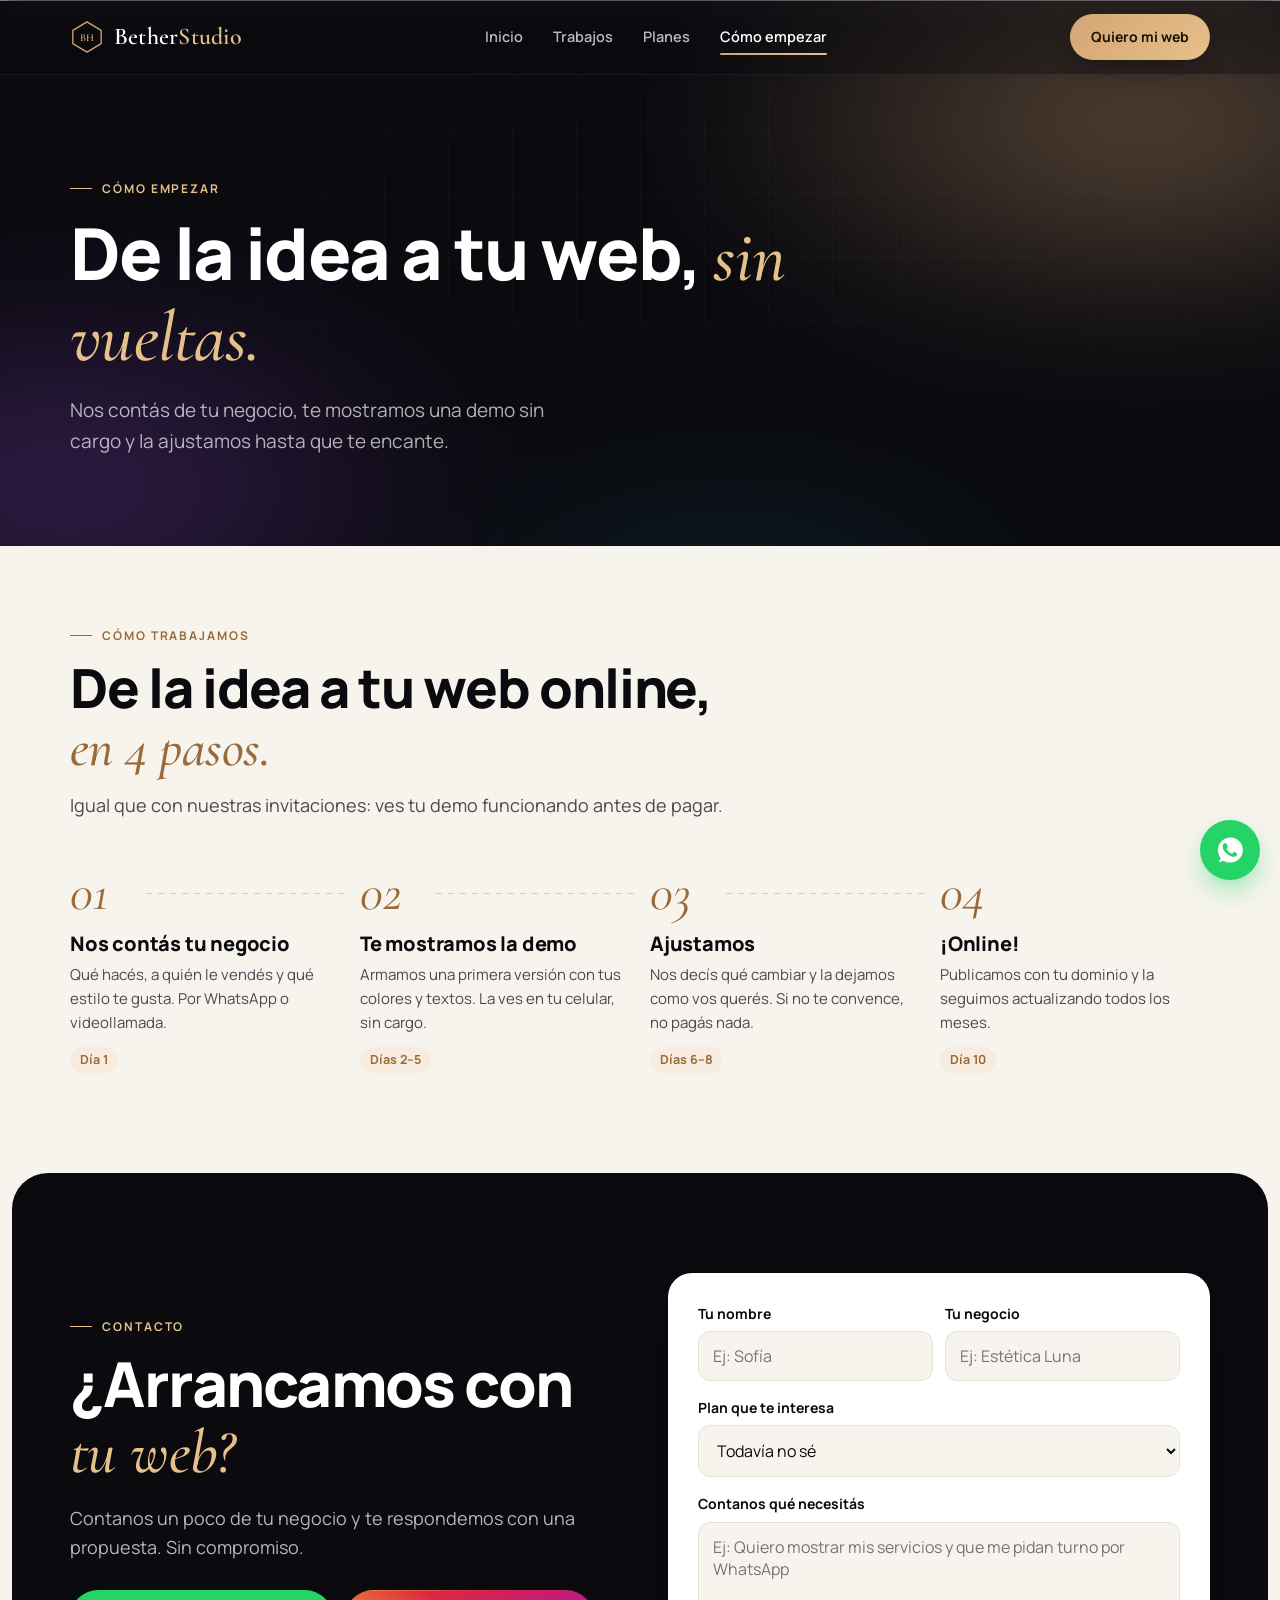
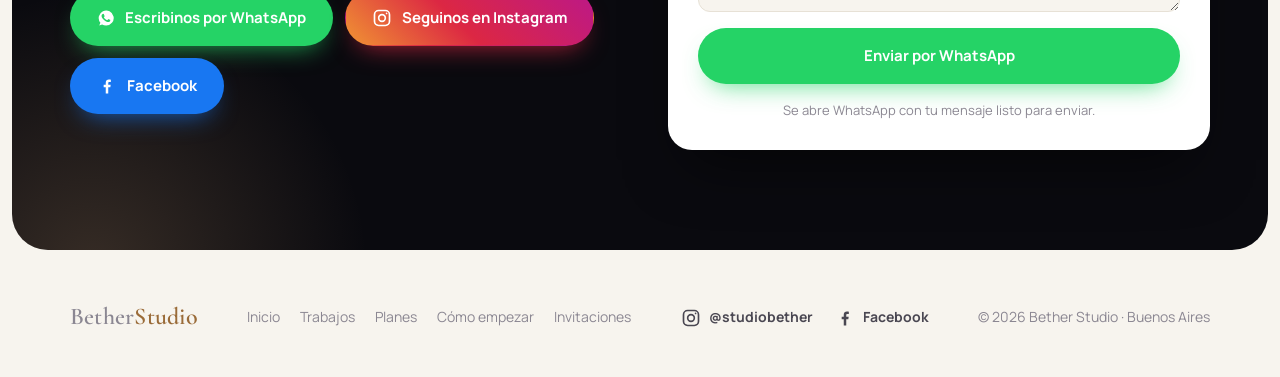
<file: empezar.html>
<!DOCTYPE html>
<html lang="es-AR">
<head>
<meta charset="UTF-8">
<meta name="viewport" content="width=device-width, initial-scale=1.0">
<title>Cómo empezar — Bether Studio | Páginas web</title>
<meta name="description" content="Contanos de tu negocio y te mostramos una demo de tu web sin cargo. Así trabajamos, paso a paso.">
<link rel="canonical" href="https://bether-studio.com/empezar.html">
<meta property="og:type" content="website">
<meta property="og:title" content="Bether Studio — Tu negocio, con una web que vende">
<meta property="og:description" content="Webs a medida con cuota mensual: diseño, hosting, cambios y soporte incluidos.">
<link rel="icon" href="favicon.svg" type="image/svg+xml">
<link rel="icon" href="favicon-48.png" sizes="48x48" type="image/png">
<link rel="apple-touch-icon" href="apple-touch-icon.png">
<meta name="theme-color" content="#0a0a0f">
<meta property="og:url" content="https://bether-studio.com/empezar.html">
<meta property="og:site_name" content="Bether Studio">
<meta property="og:locale" content="es_AR">
<meta property="og:image" content="https://bether-studio.com/img/og.jpg">
<meta property="og:image:width" content="1200">
<meta property="og:image:height" content="630">
<meta name="twitter:card" content="summary_large_image">
<meta name="twitter:image" content="https://bether-studio.com/img/og.jpg">
<script type="application/ld+json">{"@context":"https://schema.org","@type":"BreadcrumbList","itemListElement":[{"@type":"ListItem","position":1,"name":"Inicio","item":"https://bether-studio.com/"},{"@type":"ListItem","position":2,"name":"Cómo empezar","item":"https://bether-studio.com/empezar.html"}]}</script>
<link rel="preconnect" href="https://fonts.googleapis.com">
<link rel="preconnect" href="https://fonts.gstatic.com" crossorigin>
<link href="https://fonts.googleapis.com/css2?family=Cormorant+Garamond:ital,wght@0,500;0,600;1,500&family=Manrope:wght@400;600;700;800&display=swap" rel="stylesheet">
<link rel="stylesheet" href="css/webs.css?v=8">
<link rel="stylesheet" href="css/movil.css?v=1">
<script>document.documentElement.classList.add('js')</script>
</head>
<body>

<nav class="nav" id="nav">
  <div class="wrap">
    <a href="index.html" class="logo" aria-label="Bether Studio">
      <svg viewBox="0 0 36 36" fill="none">
        <path d="M18 2 L33 11 L33 25 L18 34 L3 25 L3 11 Z" stroke="url(#lg)" stroke-width="1.4" fill="#0a0a0f" stroke-linejoin="round"/>
        <text x="18" y="22" text-anchor="middle" font-family="Cormorant Garamond,serif" font-size="11" font-weight="600" fill="url(#lg)">BH</text>
        <defs><linearGradient id="lg" x1="3" y1="2" x2="33" y2="34"><stop offset="0%" stop-color="#d4a574"/><stop offset="100%" stop-color="#e6c08a"/></linearGradient></defs>
      </svg>
      <span>Bether<i>Studio</i></span>
    </a>
    <div class="nav__links" id="navLinks">
      <a href="index.html">Inicio</a>
      <a href="trabajos.html">Trabajos</a>
      <a href="planes.html">Planes</a>
      <a href="empezar.html" class="active" aria-current="page">Cómo empezar</a>
    </div>
    <a href="empezar.html#contacto" class="btn btn--dark">Quiero mi web</a>
    <button class="nav__burger" id="navBurger" aria-label="Abrir menú" aria-expanded="false"><span></span><span></span><span></span></button>
  </div>
</nav>

<header class="hero page-hero" id="hero">
  <div class="hero__aurora" aria-hidden="true"></div>
  <div class="hero__grid" aria-hidden="true"></div>
  <div class="wrap">
    <div class="page-hero__copy">
      <span class="eyebrow hero__in" style="--d:0s">Cómo empezar</span>
      <h1 class="page-hero__title"><span class="ln"><span class="hero__in" style="--d:.1s">De la idea a tu web, <em>sin vueltas.</em></span></span></h1>
      <p class="lead hero__in" style="--d:.25s">Nos contás de tu negocio, te mostramos una demo sin cargo y la ajustamos hasta que te encante.</p>
    </div>
  </div>
</header>

<section id="proceso" style="padding-top:72px">
  <div class="wrap">
    <div class="section-head rv">
      <span class="eyebrow">Cómo trabajamos</span>
      <h2>De la idea a tu web online, <em>en 4 pasos.</em></h2>
      <p>Igual que con nuestras invitaciones: ves tu demo funcionando antes de pagar.</p>
    </div>
    <div class="steps">
      <div class="step rv"><h3>Nos contás tu negocio</h3><p>Qué hacés, a quién le vendés y qué estilo te gusta. Por WhatsApp o videollamada.</p><span class="time">Día 1</span></div>
      <div class="step rv"><h3>Te mostramos la demo</h3><p>Armamos una primera versión con tus colores y textos. La ves en tu celular, sin cargo.</p><span class="time">Días 2–5</span></div>
      <div class="step rv"><h3>Ajustamos</h3><p>Nos decís qué cambiar y la dejamos como vos querés. Si no te convence, no pagás nada.</p><span class="time">Días 6–8</span></div>
      <div class="step rv"><h3>¡Online!</h3><p>Publicamos con tu dominio y la seguimos actualizando todos los meses.</p><span class="time">Día 10</span></div>
    </div>
  </div>
</section>

<section class="contact" id="contacto">
  <div class="wrap">
    <div class="rv">
      <span class="eyebrow">Contacto</span>
      <h2>¿Arrancamos con <em>tu web?</em></h2>
      <p class="lead">Contanos un poco de tu negocio y te respondemos con una propuesta. Sin compromiso.</p>
      <div class="direct">
        <a href="#" class="btn btn--wa" data-wa="Hola Bether! Quiero consultar por una página web.">
          <svg viewBox="0 0 24 24" fill="currentColor"><path d="M17.5 14.4c-.3-.1-1.7-.8-2-.9-.3-.1-.5-.1-.7.1-.2.3-.7.9-.9 1.1-.2.2-.3.2-.6.1-1.7-.9-2.9-1.6-4-3.5-.3-.5.3-.5.8-1.6.1-.2 0-.3 0-.5 0-.1-.7-1.6-.9-2.2-.2-.6-.5-.5-.7-.5h-.6c-.2 0-.5.1-.8.4-.3.3-1 1-1 2.4 0 1.4 1 2.8 1.2 3 .1.2 2 3 4.8 4.3 1.8.8 2.5.8 3.4.7.5-.1 1.7-.7 2-1.4.2-.7.2-1.2.2-1.4-.1-.1-.3-.2-.6-.3M12 22a10 10 0 0 1-5.2-1.5L3 22l1.5-3.7A10 10 0 1 1 12 22Z"/></svg>
          Escribinos por WhatsApp
        </a>
        <a href="https://www.instagram.com/studiobether/" class="btn btn--ig" target="_blank" rel="noopener"><svg viewBox="0 0 24 24" fill="none" stroke="currentColor" stroke-width="2" stroke-linecap="round" stroke-linejoin="round" aria-hidden="true"><rect x="3" y="3" width="18" height="18" rx="5"/><circle cx="12" cy="12" r="4"/><circle cx="17.5" cy="6.5" r="1" fill="currentColor" stroke="none"/></svg>
          Seguinos en Instagram
        </a>
        <a href="https://www.facebook.com/profile.php?id=61595881277708" class="btn btn--fb" target="_blank" rel="noopener"><svg viewBox="0 0 24 24" fill="currentColor" aria-hidden="true"><path d="M13.5 21v-7.5h2.5l.4-3h-2.9V8.6c0-.9.3-1.5 1.5-1.5h1.6V4.4c-.3 0-1.2-.1-2.3-.1-2.3 0-3.8 1.4-3.8 3.9v2.3H8v3h2.5V21h3z"/></svg>
          Facebook
        </a>
      </div>
    </div>
    <form id="form" class="rv">
      <div class="row">
        <label>Tu nombre<input name="nombre" required placeholder="Ej: Sofía"></label>
        <label>Tu negocio<input name="negocio" required placeholder="Ej: Estética Luna"></label>
      </div>
      <label>Plan que te interesa
        <select name="plan">
          <option>Todavía no sé</option><option>Inicial</option><option>Negocio</option><option>Premium</option>
        </select>
      </label>
      <label>Contanos qué necesitás<textarea name="msg" placeholder="Ej: Quiero mostrar mis servicios y que me pidan turno por WhatsApp"></textarea></label>
      <button class="btn btn--wa" type="submit">Enviar por WhatsApp</button>
      <small>Se abre WhatsApp con tu mensaje listo para enviar.</small>
    </form>
  </div>
</section>

<footer>
  <div class="wrap">
    <a href="index.html" class="logo"><span>Bether<i>Studio</i></span></a>
    <nav>
      <a href="index.html">Inicio</a>
      <a href="trabajos.html">Trabajos</a>
      <a href="planes.html">Planes</a>
      <a href="empezar.html">Cómo empezar</a>
      <a href="invitaciones.html">Invitaciones</a>
    </nav>
    <span class="foot-social"><a class="foot-ig" href="https://www.instagram.com/studiobether/" target="_blank" rel="noopener" aria-label="Instagram de Bether Studio"><svg viewBox="0 0 24 24" fill="none" stroke="currentColor" stroke-width="2" stroke-linecap="round" stroke-linejoin="round" aria-hidden="true"><rect x="3" y="3" width="18" height="18" rx="5"/><circle cx="12" cy="12" r="4"/><circle cx="17.5" cy="6.5" r="1" fill="currentColor" stroke="none"/></svg>@studiobether</a>
    <a class="foot-ig foot-fb" href="https://www.facebook.com/profile.php?id=61595881277708" target="_blank" rel="noopener" aria-label="Facebook de Bether Studio"><svg viewBox="0 0 24 24" fill="currentColor" aria-hidden="true"><path d="M13.5 21v-7.5h2.5l.4-3h-2.9V8.6c0-.9.3-1.5 1.5-1.5h1.6V4.4c-.3 0-1.2-.1-2.3-.1-2.3 0-3.8 1.4-3.8 3.9v2.3H8v3h2.5V21h3z"/></svg>Facebook</a></span>
    <span>© <span id="year"></span> Bether Studio · Buenos Aires</span>
  </div>
</footer>

<nav class="tabbar" aria-label="Navegación rápida">
  <a href="index.html"><svg viewBox="0 0 24 24" fill="none" stroke="currentColor" stroke-width="1.9" stroke-linecap="round" stroke-linejoin="round"><path d="M3 10.5 12 3l9 7.5V20a1 1 0 0 1-1 1h-5v-6H9v6H4a1 1 0 0 1-1-1z"/></svg><span>Inicio</span></a>
  <a href="trabajos.html"><svg viewBox="0 0 24 24" fill="none" stroke="currentColor" stroke-width="1.9" stroke-linecap="round" stroke-linejoin="round"><rect x="3" y="3" width="7" height="7" rx="1.5"/><rect x="14" y="3" width="7" height="7" rx="1.5"/><rect x="3" y="14" width="7" height="7" rx="1.5"/><rect x="14" y="14" width="7" height="7" rx="1.5"/></svg><span>Trabajos</span></a>
  <a href="#" class="tabbar__wa" data-wa="Hola Bether! Quiero consultar por una página web."><svg viewBox="0 0 24 24" fill="currentColor"><path d="M17.5 14.4c-.3-.1-1.7-.8-2-.9-.3-.1-.5-.1-.7.1-.2.3-.7.9-.9 1.1-.2.2-.3.2-.6.1-1.7-.9-2.9-1.6-4-3.5-.3-.5.3-.5.8-1.6.1-.2 0-.3 0-.5 0-.1-.7-1.6-.9-2.2-.2-.6-.5-.5-.7-.5h-.6c-.2 0-.5.1-.8.4-.3.3-1 1-1 2.4 0 1.4 1 2.8 1.2 3 .1.2 2 3 4.8 4.3 1.8.8 2.5.8 3.4.7.5-.1 1.7-.7 2-1.4.2-.7.2-1.2.2-1.4-.1-.1-.3-.2-.6-.3M12 22a10 10 0 0 1-5.2-1.5L3 22l1.5-3.7A10 10 0 1 1 12 22Z"/></svg><span>WhatsApp</span></a>
  <a href="planes.html"><svg viewBox="0 0 24 24" fill="none" stroke="currentColor" stroke-width="1.9" stroke-linecap="round" stroke-linejoin="round"><path d="M20.6 13.4 13.4 20.6a2 2 0 0 1-2.8 0L3 13V3h10l7.6 7.6a2 2 0 0 1 0 2.8z"/><circle cx="7.5" cy="7.5" r="1.5"/></svg><span>Planes</span></a>
  <a href="empezar.html" class="on" aria-current="page"><svg viewBox="0 0 24 24" fill="none" stroke="currentColor" stroke-width="1.9" stroke-linecap="round" stroke-linejoin="round"><path d="M5 19c1-4 4-7 8-9l2-6 5 5-6 2c-2 4-5 7-9 8z"/><path d="M9 15l-3 3"/></svg><span>Empezar</span></a>
</nav>

<a href="#" class="fab-wa" data-wa="Hola Bether! Vi su página y quiero consultar por una web." aria-label="Escribir por WhatsApp">
  <svg viewBox="0 0 24 24"><path d="M17.5 14.4c-.3-.1-1.7-.8-2-.9-.3-.1-.5-.1-.7.1-.2.3-.7.9-.9 1.1-.2.2-.3.2-.6.1-1.7-.9-2.9-1.6-4-3.5-.3-.5.3-.5.8-1.6.1-.2 0-.3 0-.5 0-.1-.7-1.6-.9-2.2-.2-.6-.5-.5-.7-.5h-.6c-.2 0-.5.1-.8.4-.3.3-1 1-1 2.4 0 1.4 1 2.8 1.2 3 .1.2 2 3 4.8 4.3 1.8.8 2.5.8 3.4.7.5-.1 1.7-.7 2-1.4.2-.7.2-1.2.2-1.4-.1-.1-.3-.2-.6-.3M12 22a10 10 0 0 1-5.2-1.5L3 22l1.5-3.7A10 10 0 1 1 12 22Z"/></svg>
</a>

<script src="js/content.js"></script>
<script src="js/webs.js?v=6"></script>
</body>
</html>
</file>
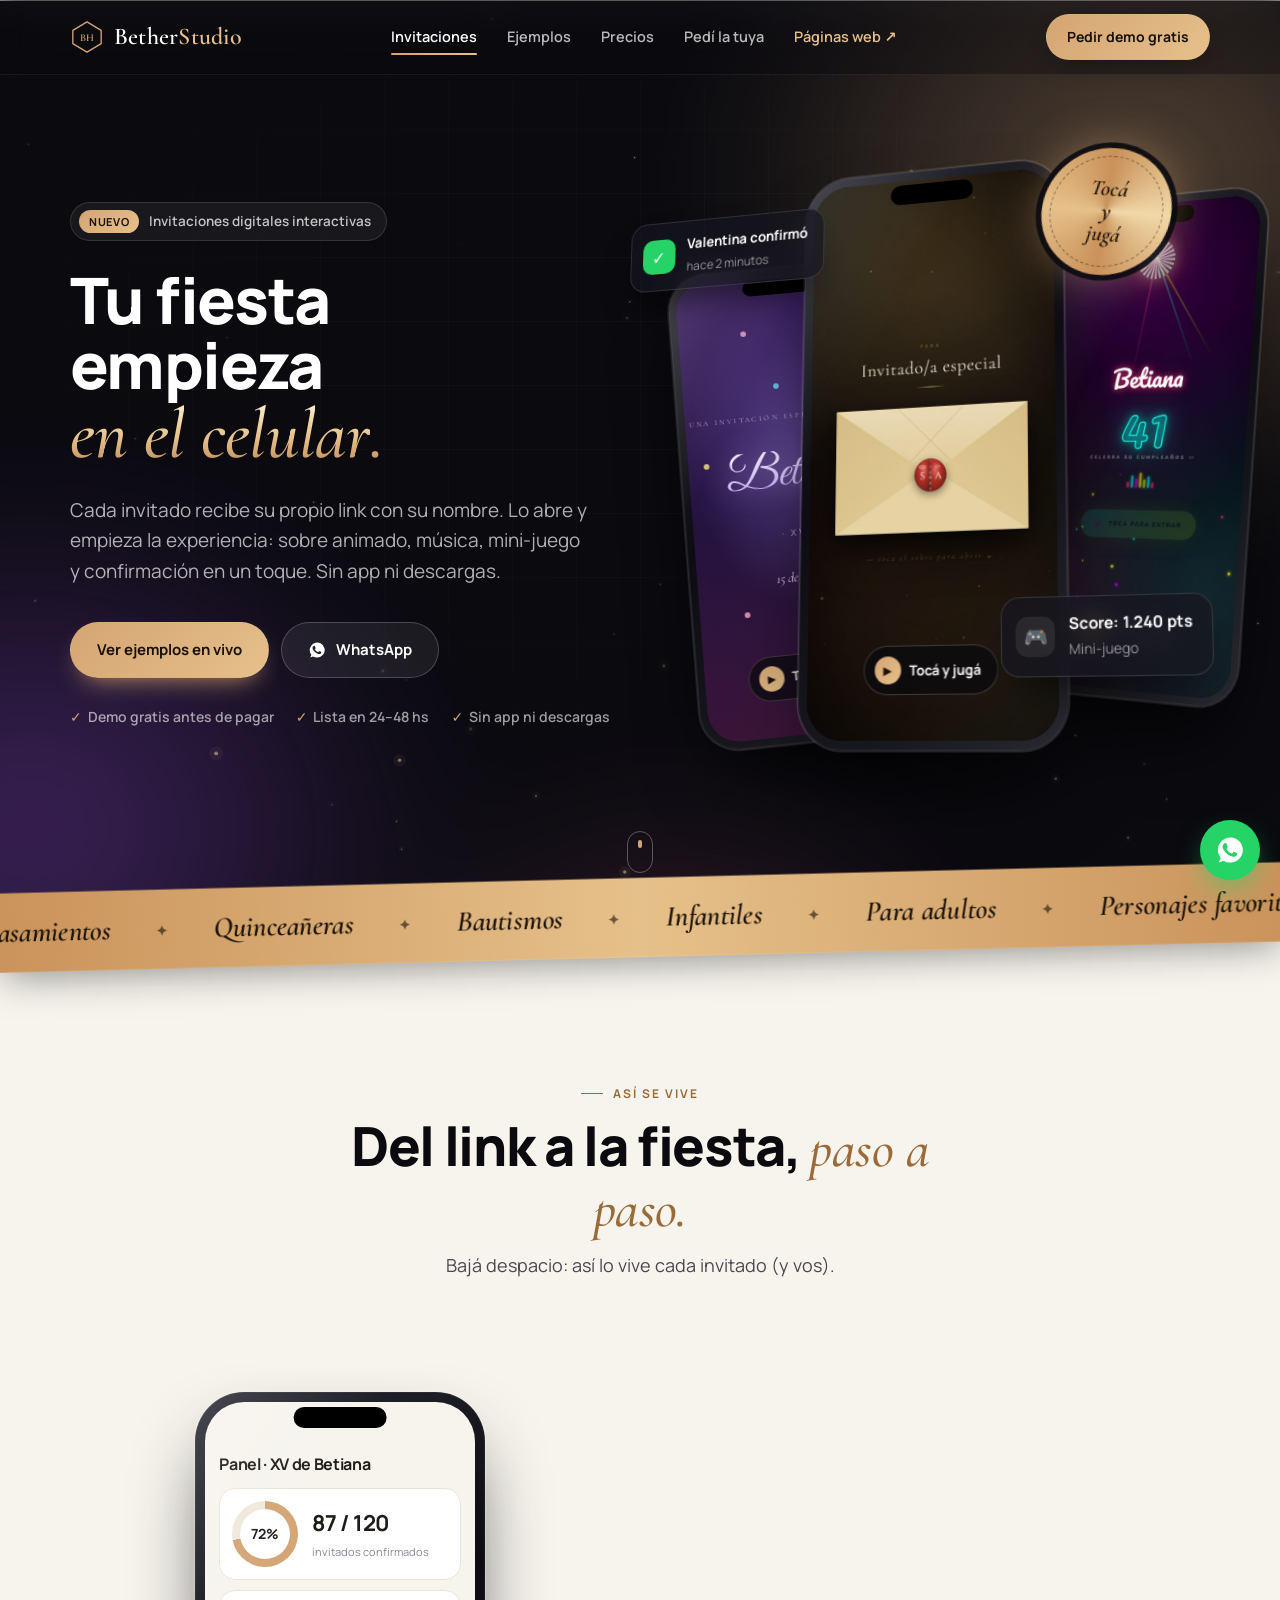
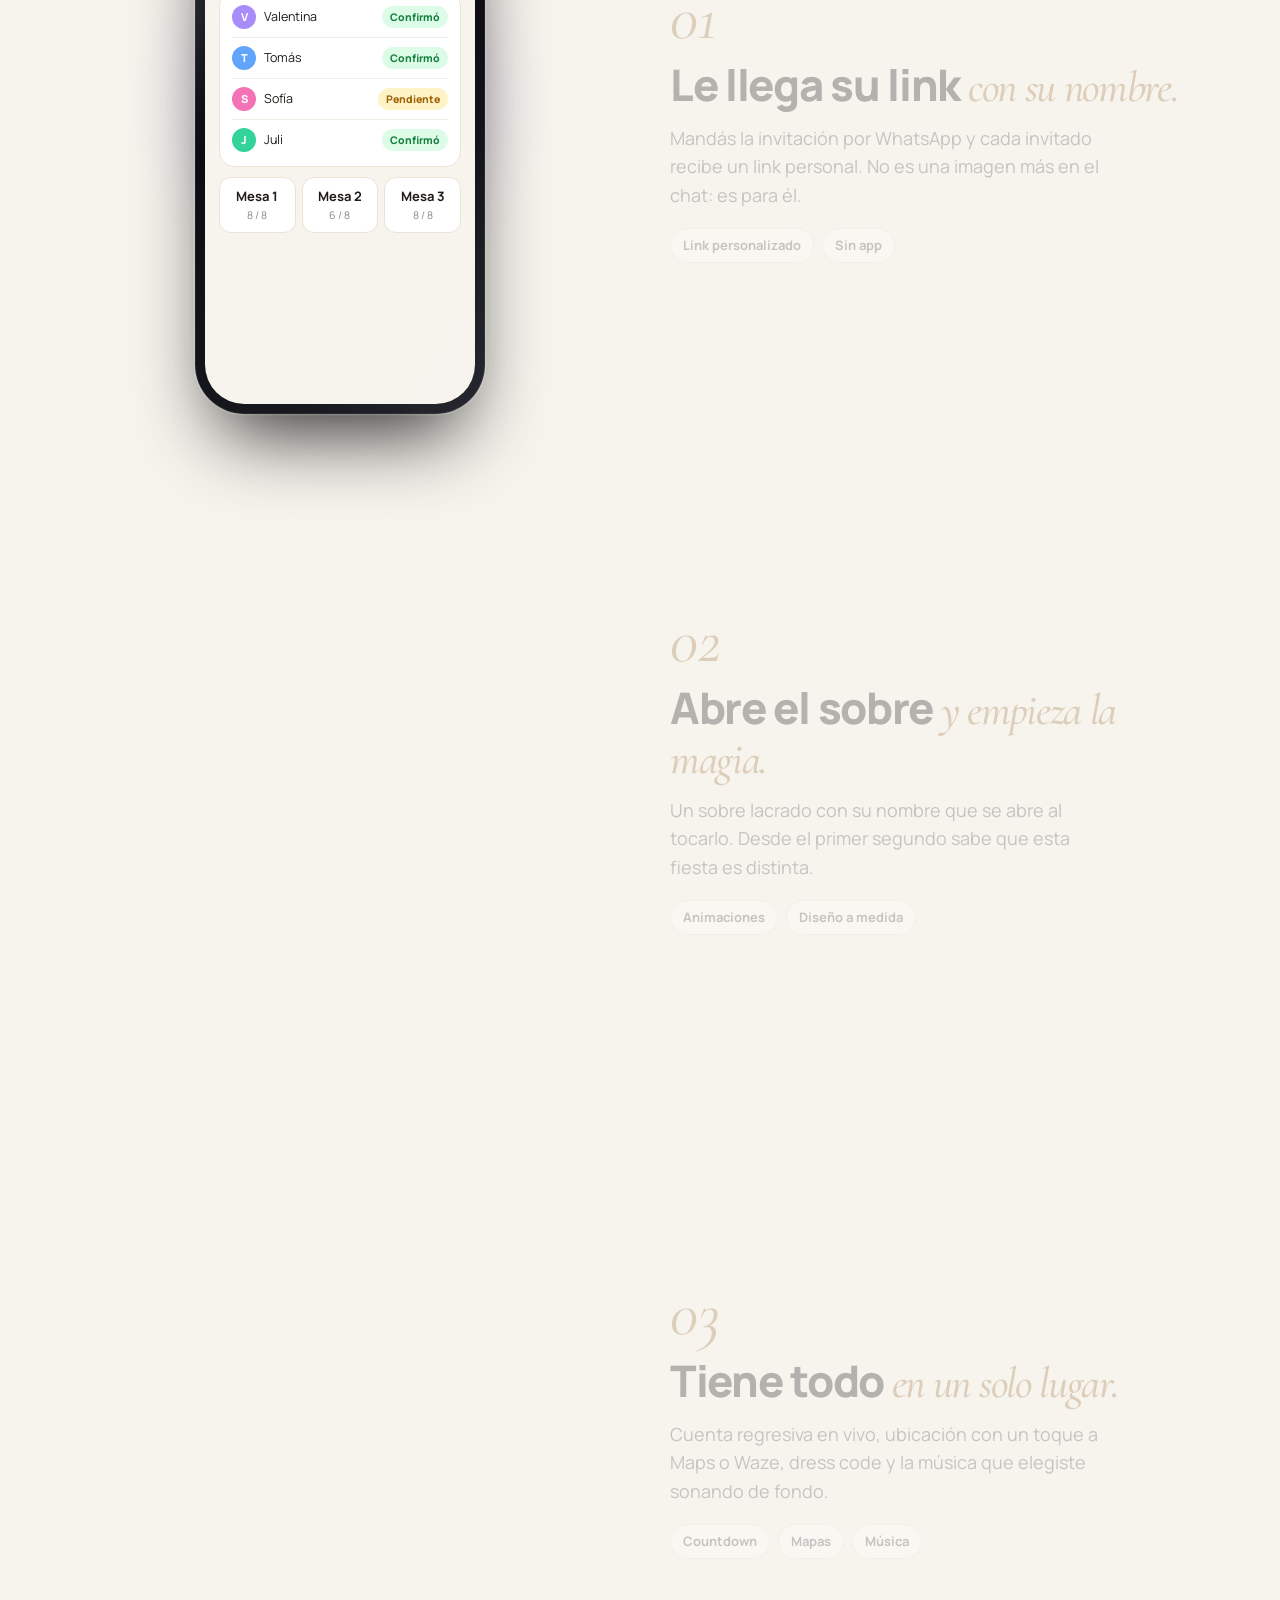
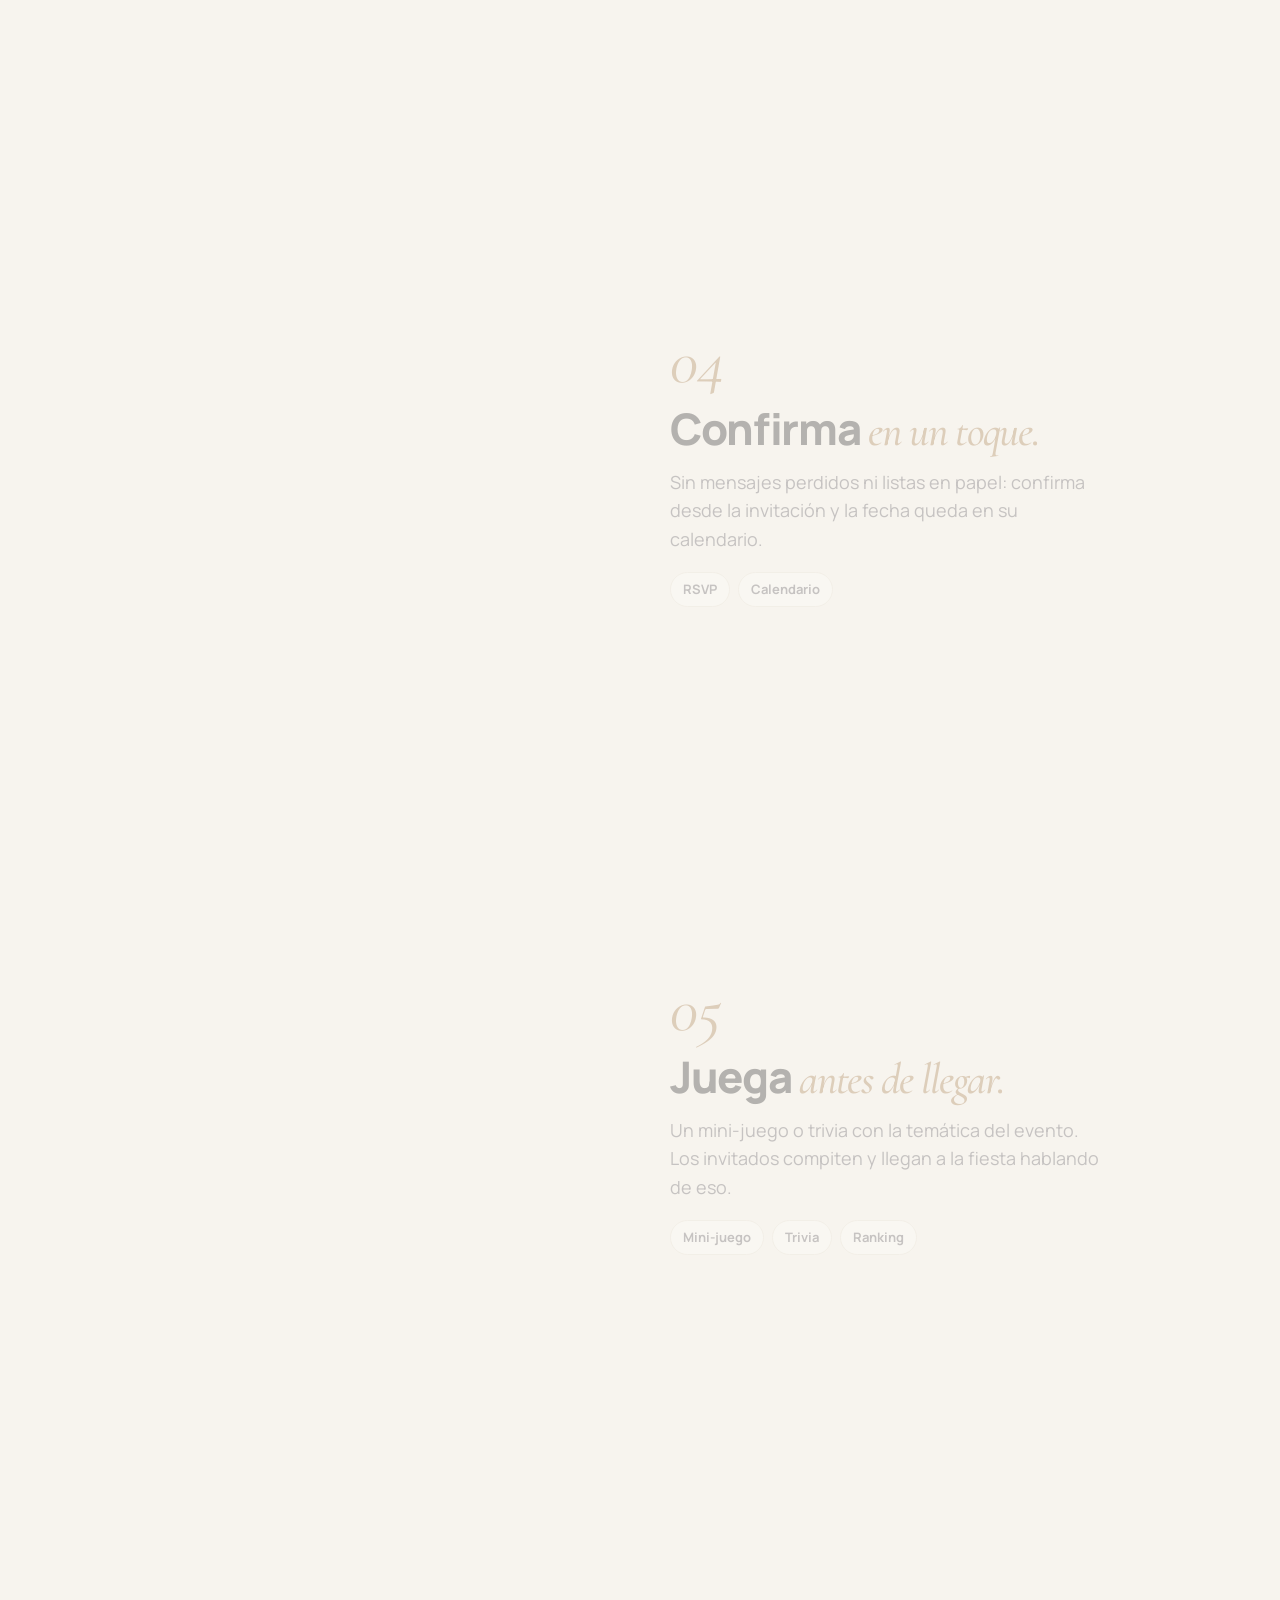
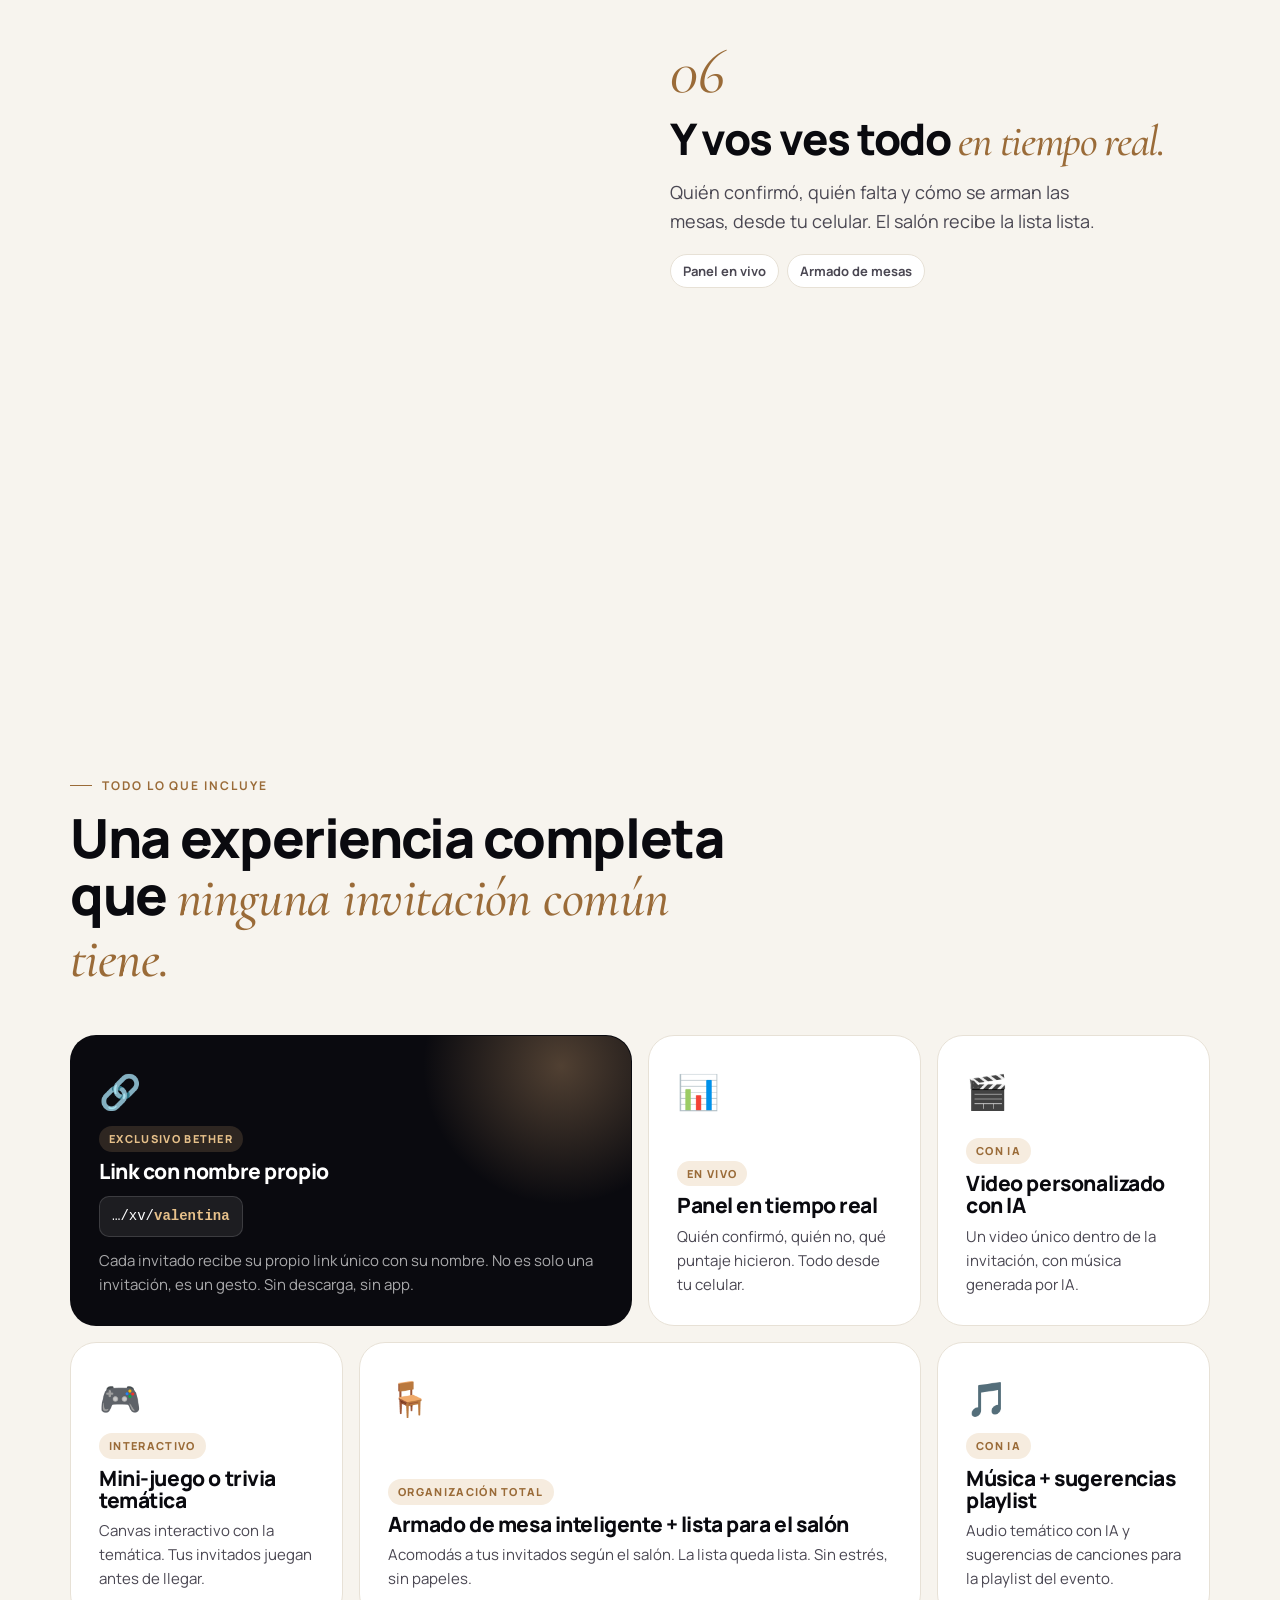
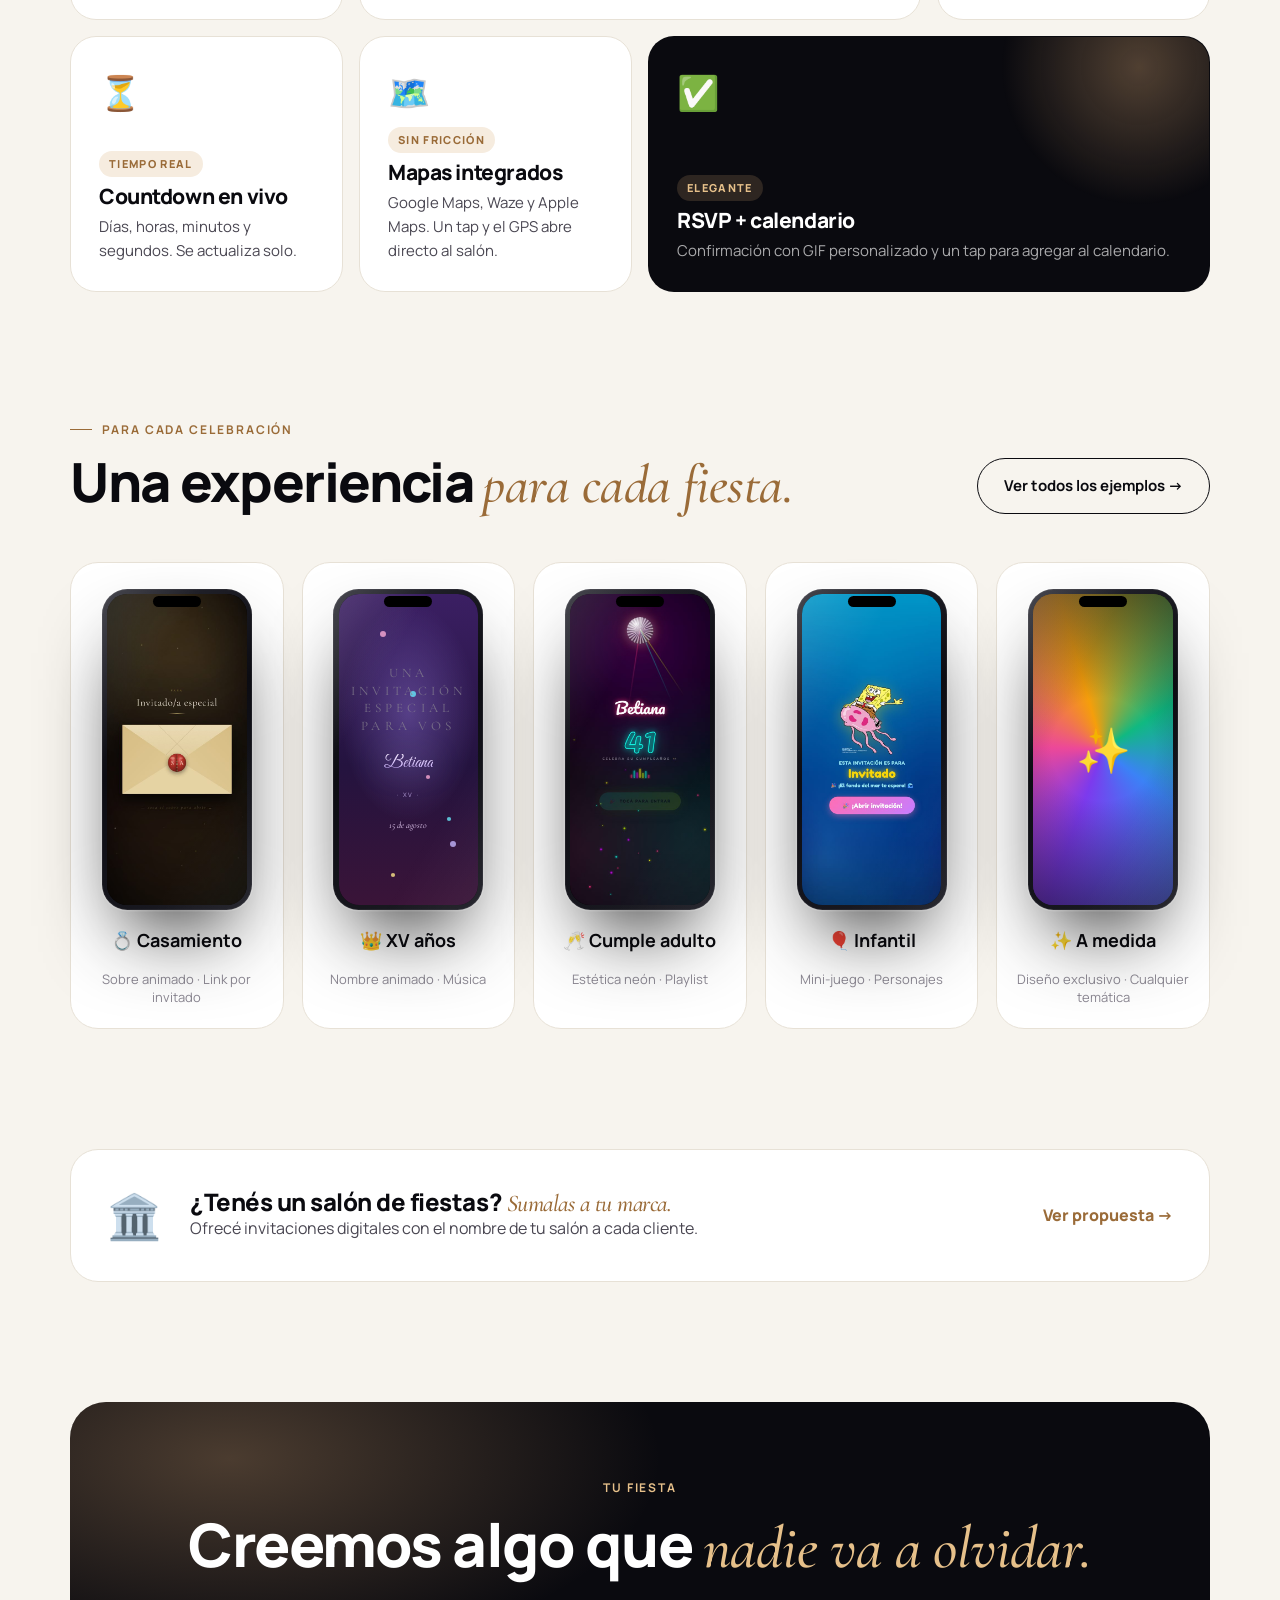
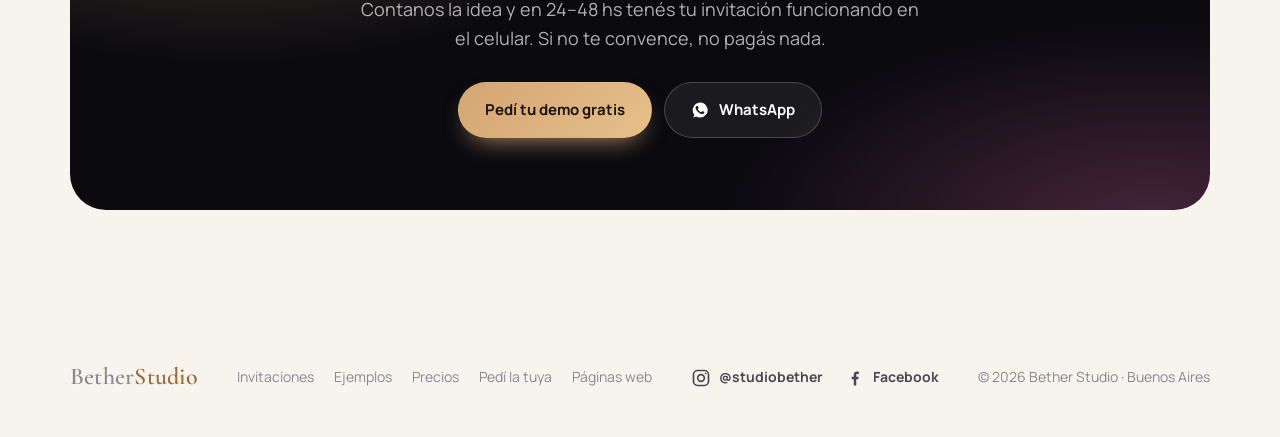
<file: invitaciones.html>
<!DOCTYPE html>
<html lang="es-AR">
<head>
<meta charset="UTF-8">
<meta name="viewport" content="width=device-width, initial-scale=1.0">
<title>Bether Studio — Invitaciones digitales interactivas | Buenos Aires</title>
<meta name="description" content="Invitaciones digitales que se viven: link con el nombre de cada invitado, sobre animado, música, mini-juego y confirmación en tiempo real. Demo gratis.">
<link rel="canonical" href="https://bether-studio.com/invitaciones.html">
<meta property="og:type" content="website">
<meta property="og:title" content="Bether Studio — Invitaciones digitales interactivas | Buenos Aires">
<meta property="og:description" content="Invitaciones digitales que se viven: link con el nombre de cada invitado, sobre animado, música, mini-juego y confirmación en tiempo real. Demo gratis.">
<link rel="icon" href="favicon.svg" type="image/svg+xml">
<link rel="icon" href="favicon-48.png" sizes="48x48" type="image/png">
<link rel="apple-touch-icon" href="apple-touch-icon.png">
<meta name="theme-color" content="#0a0a0f">
<meta property="og:url" content="https://bether-studio.com/invitaciones.html">
<meta property="og:site_name" content="Bether Studio">
<meta property="og:locale" content="es_AR">
<meta property="og:image" content="https://bether-studio.com/img/inv/casamiento.jpg">
<meta name="twitter:card" content="summary_large_image">
<meta name="twitter:image" content="https://bether-studio.com/img/inv/casamiento.jpg">
<script type="application/ld+json">{"@context":"https://schema.org","@type":"BreadcrumbList","itemListElement":[{"@type":"ListItem","position":1,"name":"Inicio","item":"https://bether-studio.com/"},{"@type":"ListItem","position":2,"name":"Invitaciones","item":"https://bether-studio.com/invitaciones.html"}]}</script>
<link rel="preconnect" href="https://fonts.googleapis.com">
<link rel="preconnect" href="https://fonts.gstatic.com" crossorigin>
<link href="https://fonts.googleapis.com/css2?family=Cormorant+Garamond:ital,wght@0,500;0,600;1,500&family=Great+Vibes&family=Manrope:wght@400;600;700;800&display=swap" rel="stylesheet">
<link rel="stylesheet" href="css/webs.css?v=8">
<link rel="stylesheet" href="css/inv.css?v=1">
<script>document.documentElement.classList.add('js')</script>
</head>
<body class="inv">
<nav class="nav" id="nav">
  <div class="wrap">
    <a href="index.html" class="logo" aria-label="Bether Studio">
      <svg viewBox="0 0 36 36" fill="none">
        <path d="M18 2 L33 11 L33 25 L18 34 L3 25 L3 11 Z" stroke="url(#lg)" stroke-width="1.4" fill="#0a0a0f" stroke-linejoin="round"/>
        <text x="18" y="22" text-anchor="middle" font-family="Cormorant Garamond,serif" font-size="11" font-weight="600" fill="url(#lg)">BH</text>
        <defs><linearGradient id="lg" x1="3" y1="2" x2="33" y2="34"><stop offset="0%" stop-color="#d4a574"/><stop offset="100%" stop-color="#e6c08a"/></linearGradient></defs>
      </svg>
      <span>Bether<i>Studio</i></span>
    </a>
    <div class="nav__links" id="navLinks">
      <a href="invitaciones.html" class="active" aria-current="page">Invitaciones</a>
      <a href="portfolio.html">Ejemplos</a>
      <a href="precios.html">Precios</a>
      <a href="contacto.html">Pedí la tuya</a>
      <a href="index.html" class="nav__inv">Páginas web ↗</a>
    </div>
    <a href="contacto.html#pedido" class="btn btn--dark">Pedir demo gratis</a>
    <button class="nav__burger" id="navBurger" aria-label="Abrir menú" aria-expanded="false"><span></span><span></span><span></span></button>
  </div>
</nav>

<header class="hero" id="hero">
  <canvas class="hero__fx" id="heroFx" aria-hidden="true"></canvas>
  <div class="hero__aurora" aria-hidden="true"></div>
  <div class="hero__grid" aria-hidden="true"></div>
  <div class="hero__spot" id="heroSpot" aria-hidden="true"></div>
  <div class="wrap">
    <div class="hero__copy">
      <span class="pill hero__in" style="--d:0s"><b>NUEVO</b> Invitaciones digitales interactivas</span>
      <h1 class="hero__title">
        <span class="ln"><span class="hero__in" style="--d:.08s">Tu fiesta</span></span>
        <span class="ln"><span class="hero__in" style="--d:.18s">empieza</span></span>
        <span class="ln ln--rot"><span class="hero__in" style="--d:.28s"><em class="rotator" id="rotator" data-words="con un link.|en el celular.|con su nombre.|con un toque.">con un link.</em></span></span>
      </h1>
      <p class="lead hero__in" style="--d:.4s">Cada invitado recibe su propio link con su nombre. Lo abre y empieza la experiencia: sobre animado, música, mini-juego y confirmación en un toque. Sin app ni descargas.</p>
      <div class="hero__ctas hero__in" style="--d:.5s">
        <a href="portfolio.html" class="btn btn--gold magnetic">Ver ejemplos en vivo</a>
        <a href="#" class="btn btn--glass magnetic" data-wa="Hola Bether 👋 Quiero pedir presupuesto para una invitación digital."><svg viewBox="0 0 24 24" fill="currentColor"><path d="M17.5 14.4c-.3-.1-1.7-.8-2-.9-.3-.1-.5-.1-.7.1-.2.3-.7.9-.9 1.1-.2.2-.3.2-.6.1-1.7-.9-2.9-1.6-4-3.5-.3-.5.3-.5.8-1.6.1-.2 0-.3 0-.5 0-.1-.7-1.6-.9-2.2-.2-.6-.5-.5-.7-.5h-.6c-.2 0-.5.1-.8.4-.3.3-1 1-1 2.4 0 1.4 1 2.8 1.2 3 .1.2 2 3 4.8 4.3 1.8.8 2.5.8 3.4.7.5-.1 1.7-.7 2-1.4.2-.7.2-1.2.2-1.4-.1-.1-.3-.2-.6-.3M12 22a10 10 0 0 1-5.2-1.5L3 22l1.5-3.7A10 10 0 1 1 12 22Z"/></svg> WhatsApp</a>
      </div>
      <div class="checks hero__in" style="--d:.6s"><span>Demo gratis antes de pagar</span><span>Lista en 24–48 hs</span><span>Sin app ni descargas</span></div>
    </div>
    <div class="phones hero__in" style="--d:.3s">
      <div class="deck" id="deck">
        <button class="phone p-l" data-cat-phone="quinceanera" data-play></button>
        <button class="phone p-c" data-cat-phone="casamiento" data-play></button>
        <button class="phone p-r" data-cat-phone="adulto" data-play></button>
        <div class="toast t1"><span class="ic ic--wa">✓</span><div><b>Valentina confirmó</b><small>hace 2 minutos</small></div></div>
        <div class="toast t2"><span class="ic">🎮</span><div><b>Score: 1.240 pts</b><small>Mini-juego</small></div></div>
        <div class="seal">Tocá<br>y<br>jugá</div>
      </div>
    </div>
  </div>
  <a href="#asi-se-vive" class="hero__scroll" aria-label="Bajar"><span></span></a>
</header>

<div class="marquee" aria-hidden="true">
  <div class="marquee__track">
    <span>Casamientos</span><span>Quinceañeras</span><span>Bautismos</span><span>Infantiles</span><span>Para adultos</span><span>Personajes favoritos</span><span>Mario Bros</span><span>Frozen</span><span>Spiderman</span><span>Dinosaurios</span><span>Minecraft</span><span>Encanto</span><span>Casamientos</span><span>Quinceañeras</span><span>Bautismos</span><span>Infantiles</span><span>Para adultos</span><span>Personajes favoritos</span><span>Mario Bros</span><span>Frozen</span><span>Spiderman</span><span>Dinosaurios</span><span>Minecraft</span><span>Encanto</span>
  </div>
</div>

<section class="story" id="asi-se-vive">
  <div class="wrap">
    <div class="section-head section-head--center rv">
      <span class="eyebrow">Así se vive</span>
      <h2>Del link a la fiesta, <em>paso a paso.</em></h2>
      <p>Bajá despacio: así lo vive cada invitado (y vos).</p>
    </div>
    <div class="story__grid">
      <div class="story__stage" id="storyStage" data-step="0" aria-hidden="true">
        <div class="phone"><div class="phone__screen">
          <div class="scr s-chat on">
            <div class="bar"><span class="av">B</span><div><b>Betiana 💜</b><small>en línea</small></div></div>
            <div class="body">
              <span class="day">Hoy</span>
              <div class="b">¡Hola Valen! 💌 Te invito a mis 15. Abrí tu invitación 👇
                <div class="card"><div class="pv">Betiana</div><div><u>🔗 Abrir mi invitación</u>Personal para Valentina</div></div>
                <time>18:32</time></div>
              <div class="typing"><i></i><i></i><i></i></div>
            </div>
          </div>
          <div class="scr s-env">
            <small>PARA</small><h4>Valentina</h4>
            <div class="env"><div class="env__back"></div><div class="env__card">Betiana</div><div class="env__front"></div><div class="env__flap"></div><div class="env__seal">B</div></div>
            <span class="tap">— toca el sobre para abrir —</span>
          </div>
          <div class="scr s-info">
            <div class="ttl">Betiana</div><div class="sub">Mis XV · 15 de agosto</div>
            <div class="cd"><div><b>23</b><small>días</small></div><div><b>14</b><small>hs</small></div><div><b>05</b><small>min</small></div><div><b>00</b><small>seg</small></div></div>
            <div class="row"><span class="ic">📍</span><div><b>Salón de fiestas</b><small>Palermo, CABA</small></div><div class="maps"><span>Maps</span><span>Waze</span></div></div>
            <div class="row"><span class="ic">👗</span><div><b>Dress code</b><small>Elegante · tonos lilas</small></div></div>
            <div class="music"><div class="eq"><i></i><i></i><i></i><i></i></div><div><b style="font-size:12.5px">Sonando ahora</b><br><small style="font-size:11px;opacity:.7">El tema que eligió Betiana</small></div></div>
          </div>
          <div class="scr s-rsvp">
            <h4>¿Venís, Valentina?</h4><p>Confirmá antes del 1 de agosto</p>
            <span class="yes">¡Sí, voy! 🎉</span><span class="no">No puedo ir</span>
            <span class="tapdot"></span>
            <div class="ok"><span class="big">🥳</span><b>¡Te esperamos, Valen!</b><small>Agregado a tu calendario 📅</small></div>
            <div class="confetti"></div>
          </div>
          <div class="scr s-game">
            <div class="hud"><span>⭐ 1.240 pts</span><span>⏱ 0:42</span></div>
            <div class="field"><span class="star">⭐</span><span class="star">💎</span><span class="star">⭐</span><span class="star">🌟</span><span class="player">👑</span></div>
            <div class="rank"><b>Ranking de invitados</b><div><span>1. Valen</span><span>1.240</span></div><div><span>2. Tomi</span><span>1.105</span></div><div><span>3. Sofi</span><span>980</span></div></div>
          </div>
          <div class="scr s-panel">
            <h5>Panel · XV de Betiana</h5>
            <div class="kpi"><span class="ring" style="--p:72"><b>72%</b></span><div><strong>87 / 120</strong><small>invitados confirmados</small></div></div>
            <div class="list">
              <div><i style="background:#a78bfa">V</i>Valentina<span class="y">Confirmó</span></div>
              <div><i style="background:#60a5fa">T</i>Tomás<span class="y">Confirmó</span></div>
              <div><i style="background:#f472b6">S</i>Sofía<span class="p">Pendiente</span></div>
              <div><i style="background:#34d399">J</i>Juli<span class="y">Confirmó</span></div>
            </div>
            <div class="tables"><div><b>Mesa 1</b>8 / 8</div><div><b>Mesa 2</b>6 / 8</div><div><b>Mesa 3</b>8 / 8</div></div>
          </div>
        </div><span class="phone__notch"></span><span class="phone__glare"></span></div>
      </div>
      <div class="story__steps">
        <div class="sstep"><div>
          <span class="n">01</span>
          <h3>Le llega su link <em>con su nombre.</em></h3>
          <p>Mandás la invitación por WhatsApp y cada invitado recibe un link personal. No es una imagen más en el chat: es para él.</p>
          <div class="chips"><span>Link personalizado</span><span>Sin app</span></div>
        </div></div>
        <div class="sstep"><div>
          <span class="n">02</span>
          <h3>Abre el sobre <em>y empieza la magia.</em></h3>
          <p>Un sobre lacrado con su nombre que se abre al tocarlo. Desde el primer segundo sabe que esta fiesta es distinta.</p>
          <div class="chips"><span>Animaciones</span><span>Diseño a medida</span></div>
        </div></div>
        <div class="sstep"><div>
          <span class="n">03</span>
          <h3>Tiene todo <em>en un solo lugar.</em></h3>
          <p>Cuenta regresiva en vivo, ubicación con un toque a Maps o Waze, dress code y la música que elegiste sonando de fondo.</p>
          <div class="chips"><span>Countdown</span><span>Mapas</span><span>Música</span></div>
        </div></div>
        <div class="sstep"><div>
          <span class="n">04</span>
          <h3>Confirma <em>en un toque.</em></h3>
          <p>Sin mensajes perdidos ni listas en papel: confirma desde la invitación y la fecha queda en su calendario.</p>
          <div class="chips"><span>RSVP</span><span>Calendario</span></div>
        </div></div>
        <div class="sstep"><div>
          <span class="n">05</span>
          <h3>Juega <em>antes de llegar.</em></h3>
          <p>Un mini-juego o trivia con la temática del evento. Los invitados compiten y llegan a la fiesta hablando de eso.</p>
          <div class="chips"><span>Mini-juego</span><span>Trivia</span><span>Ranking</span></div>
        </div></div>
        <div class="sstep"><div>
          <span class="n">06</span>
          <h3>Y vos ves todo <em>en tiempo real.</em></h3>
          <p>Quién confirmó, quién falta y cómo se arman las mesas, desde tu celular. El salón recibe la lista lista.</p>
          <div class="chips"><span>Panel en vivo</span><span>Armado de mesas</span></div>
        </div></div>
      </div>
    </div>
  </div>
</section>

<section id="incluye" style="padding-top:60px">
  <div class="wrap">
    <div class="section-head rv">
      <span class="eyebrow">Todo lo que incluye</span>
      <h2>Una experiencia completa que <em>ninguna invitación común tiene.</em></h2>
    </div>
    <div class="bento">
      <div class="bx bx--wide bx--dark rv"><span class="ic">🔗</span><span class="tag">Exclusivo Bether</span><h3>Link con nombre propio</h3><span class="url">…/xv/<b>valentina</b></span><p>Cada invitado recibe su propio link único con su nombre. No es solo una invitación, es un gesto. Sin descarga, sin app.</p></div>
      <div class="bx  rv"><span class="ic">📊</span><span class="tag">En vivo</span><h3>Panel en tiempo real</h3><p>Quién confirmó, quién no, qué puntaje hicieron. Todo desde tu celular.</p></div>
      <div class="bx  rv"><span class="ic">🎬</span><span class="tag">Con IA</span><h3>Video personalizado con IA</h3><p>Un video único dentro de la invitación, con música generada por IA.</p></div>
      <div class="bx  rv"><span class="ic">🎮</span><span class="tag">Interactivo</span><h3>Mini-juego o trivia temática</h3><p>Canvas interactivo con la temática. Tus invitados juegan antes de llegar.</p></div>
      <div class="bx bx--wide rv"><span class="ic">🪑</span><span class="tag">Organización total</span><h3>Armado de mesa inteligente + lista para el salón</h3><p>Acomodás a tus invitados según el salón. La lista queda lista. Sin estrés, sin papeles.</p></div>
      <div class="bx  rv"><span class="ic">🎵</span><span class="tag">Con IA</span><h3>Música + sugerencias playlist</h3><p>Audio temático con IA y sugerencias de canciones para la playlist del evento.</p></div>
      <div class="bx  rv"><span class="ic">⏳</span><span class="tag">Tiempo real</span><h3>Countdown en vivo</h3><p>Días, horas, minutos y segundos. Se actualiza solo.</p></div>
      <div class="bx  rv"><span class="ic">🗺️</span><span class="tag">Sin fricción</span><h3>Mapas integrados</h3><p>Google Maps, Waze y Apple Maps. Un tap y el GPS abre directo al salón.</p></div>
      <div class="bx bx--wide bx--dark rv"><span class="ic">✅</span><span class="tag">Elegante</span><h3>RSVP + calendario</h3><p>Confirmación con GIF personalizado y un tap para agregar al calendario.</p></div>
    </div>
  </div>
</section>

<section id="celebraciones" style="padding-top:20px">
  <div class="wrap">
    <div class="section-head section-head--row rv">
      <div>
        <span class="eyebrow">Para cada celebración</span>
        <h2>Una experiencia <em>para cada fiesta.</em></h2>
      </div>
      <a href="portfolio.html" class="btn btn--ghost">Ver todos los ejemplos →</a>
    </div>
    <div class="celebs">
      <a class="celeb rv" href="portfolio.html#casamiento"><div class="phone" data-cat-phone="casamiento"></div><b>💍 Casamiento</b><small>Sobre animado · Link por invitado</small></a>
      <a class="celeb rv" href="portfolio.html#quinceanera"><div class="phone" data-cat-phone="quinceanera"></div><b>👑 XV años</b><small>Nombre animado · Música</small></a>
      <a class="celeb rv" href="portfolio.html#adulto"><div class="phone" data-cat-phone="adulto"></div><b>🥂 Cumple adulto</b><small>Estética neón · Playlist</small></a>
      <a class="celeb rv" href="portfolio.html#infantil"><div class="phone" data-cat-phone="infantil"></div><b>🎈 Infantil</b><small>Mini-juego · Personajes</small></a>
      <a class="celeb rv" href="portfolio.html#medida"><div class="phone" data-cat-phone="medida"></div><b>✨ A medida</b><small>Diseño exclusivo · Cualquier temática</small></a>
    </div>
  </div>
</section>

<section class="salon-strip">
  <div class="wrap">
    <a href="https://bether2026.github.io/bether/" target="_blank" rel="noopener" class="rv">
      <span class="em">🏛️</span>
      <div><h3>¿Tenés un salón de fiestas? <em>Sumalas a tu marca.</em></h3><p>Ofrecé invitaciones digitales con el nombre de tu salón a cada cliente.</p></div>
      <span class="go">Ver propuesta →</span>
    </a>
  </div>
</section>

<section class="cta-band">
  <div class="wrap">
    <div class="cta-band__box rv">
      <span class="eyebrow">Tu fiesta</span>
      <h2>Creemos algo que <em>nadie va a olvidar.</em></h2>
      <p>Contanos la idea y en 24–48 hs tenés tu invitación funcionando en el celular. Si no te convence, no pagás nada.</p>
      <div class="cta-band__btns">
        <a href="contacto.html#pedido" class="btn btn--gold">Pedí tu demo gratis</a>
        <a href="#" class="btn btn--glass" data-wa="Hola Bether 👋 Quiero pedir presupuesto para una invitación digital."><svg viewBox="0 0 24 24" fill="currentColor"><path d="M17.5 14.4c-.3-.1-1.7-.8-2-.9-.3-.1-.5-.1-.7.1-.2.3-.7.9-.9 1.1-.2.2-.3.2-.6.1-1.7-.9-2.9-1.6-4-3.5-.3-.5.3-.5.8-1.6.1-.2 0-.3 0-.5 0-.1-.7-1.6-.9-2.2-.2-.6-.5-.5-.7-.5h-.6c-.2 0-.5.1-.8.4-.3.3-1 1-1 2.4 0 1.4 1 2.8 1.2 3 .1.2 2 3 4.8 4.3 1.8.8 2.5.8 3.4.7.5-.1 1.7-.7 2-1.4.2-.7.2-1.2.2-1.4-.1-.1-.3-.2-.6-.3M12 22a10 10 0 0 1-5.2-1.5L3 22l1.5-3.7A10 10 0 1 1 12 22Z"/></svg> WhatsApp</a>
      </div>
    </div>
  </div>
</section>

<footer>
  <div class="wrap">
    <a href="index.html" class="logo"><span>Bether<i>Studio</i></span></a>
    <nav>
      <a href="invitaciones.html">Invitaciones</a>
      <a href="portfolio.html">Ejemplos</a>
      <a href="precios.html">Precios</a>
      <a href="contacto.html">Pedí la tuya</a>
      <a href="index.html">Páginas web</a>
    </nav>
    <span class="foot-social"><a class="foot-ig" href="https://www.instagram.com/studiobether/" target="_blank" rel="noopener" aria-label="Instagram de Bether Studio"><svg viewBox="0 0 24 24" fill="none" stroke="currentColor" stroke-width="2" stroke-linecap="round" stroke-linejoin="round" aria-hidden="true"><rect x="3" y="3" width="18" height="18" rx="5"/><circle cx="12" cy="12" r="4"/><circle cx="17.5" cy="6.5" r="1" fill="currentColor" stroke="none"/></svg>@studiobether</a>
    <a class="foot-ig foot-fb" href="https://www.facebook.com/profile.php?id=61595881277708" target="_blank" rel="noopener" aria-label="Facebook de Bether Studio"><svg viewBox="0 0 24 24" fill="currentColor" aria-hidden="true"><path d="M13.5 21v-7.5h2.5l.4-3h-2.9V8.6c0-.9.3-1.5 1.5-1.5h1.6V4.4c-.3 0-1.2-.1-2.3-.1-2.3 0-3.8 1.4-3.8 3.9v2.3H8v3h2.5V21h3z"/></svg>Facebook</a></span>
    <span>© <span id="year"></span> Bether Studio · Buenos Aires</span>
  </div>
</footer>

<a href="#" class="fab-wa" data-wa="Hola Bether 👋 Quiero pedir presupuesto para una invitación digital." aria-label="Escribir por WhatsApp">
  <svg viewBox="0 0 24 24"><path d="M17.5 14.4c-.3-.1-1.7-.8-2-.9-.3-.1-.5-.1-.7.1-.2.3-.7.9-.9 1.1-.2.2-.3.2-.6.1-1.7-.9-2.9-1.6-4-3.5-.3-.5.3-.5.8-1.6.1-.2 0-.3 0-.5 0-.1-.7-1.6-.9-2.2-.2-.6-.5-.5-.7-.5h-.6c-.2 0-.5.1-.8.4-.3.3-1 1-1 2.4 0 1.4 1 2.8 1.2 3 .1.2 2 3 4.8 4.3 1.8.8 2.5.8 3.4.7.5-.1 1.7-.7 2-1.4.2-.7.2-1.2.2-1.4-.1-.1-.3-.2-.6-.3M12 22a10 10 0 0 1-5.2-1.5L3 22l1.5-3.7A10 10 0 1 1 12 22Z"/></svg>
</a>

<script src="js/content.js?v=2"></script>
<script src="js/inv.js?v=1"></script>
<script src="js/webs.js?v=4"></script>
</body>
</html>
</file>
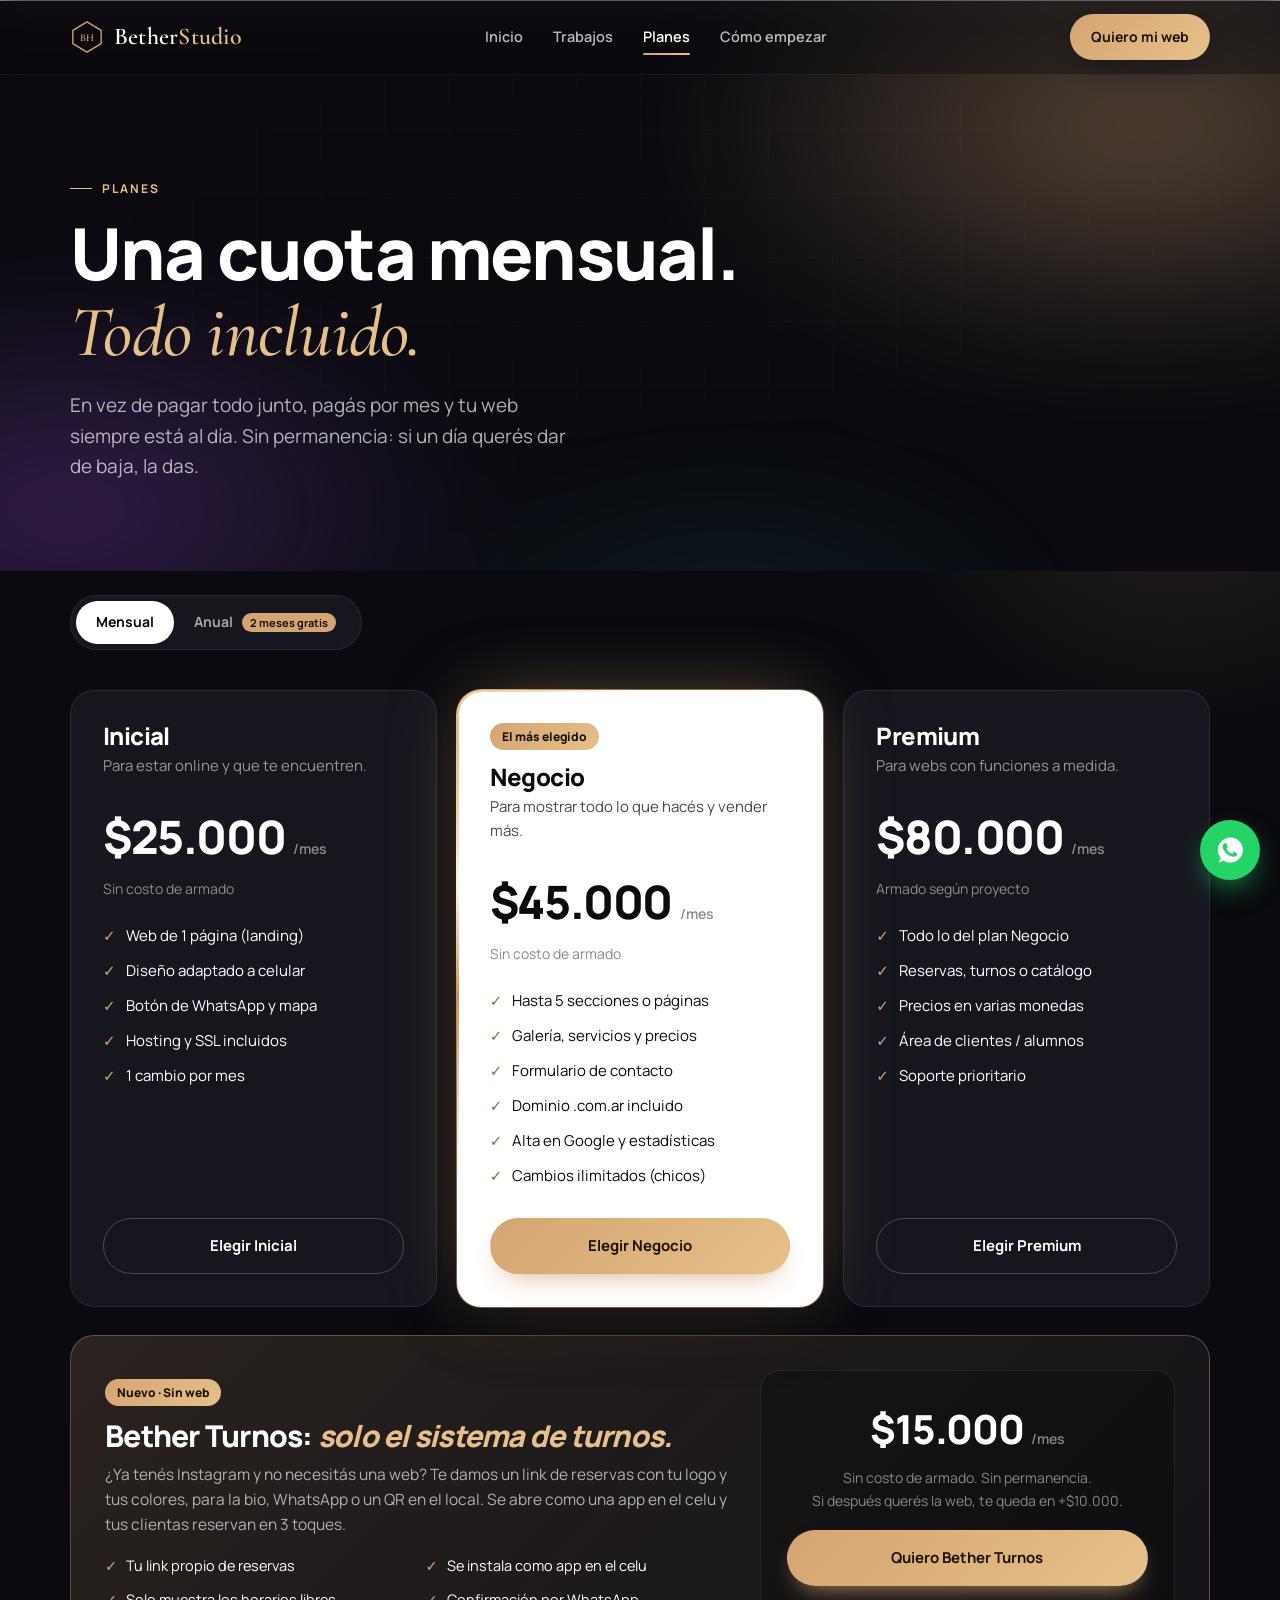
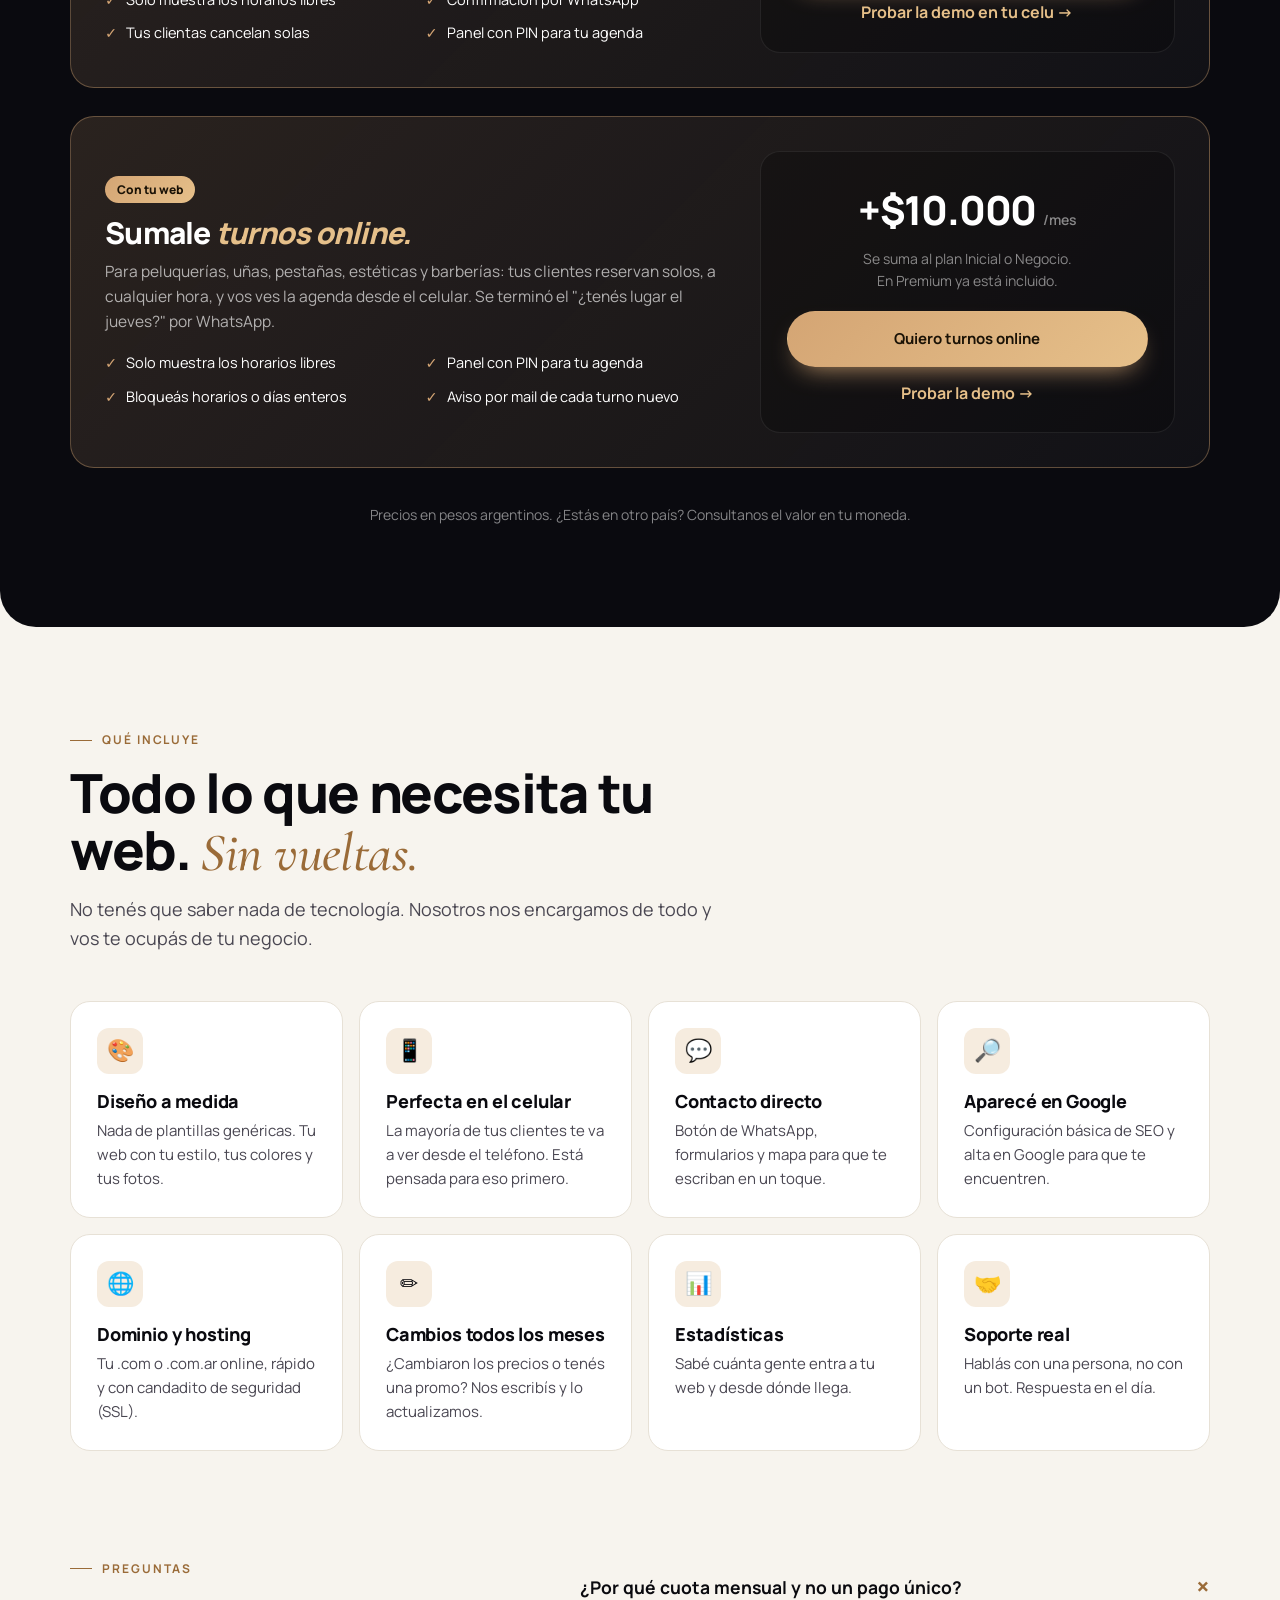
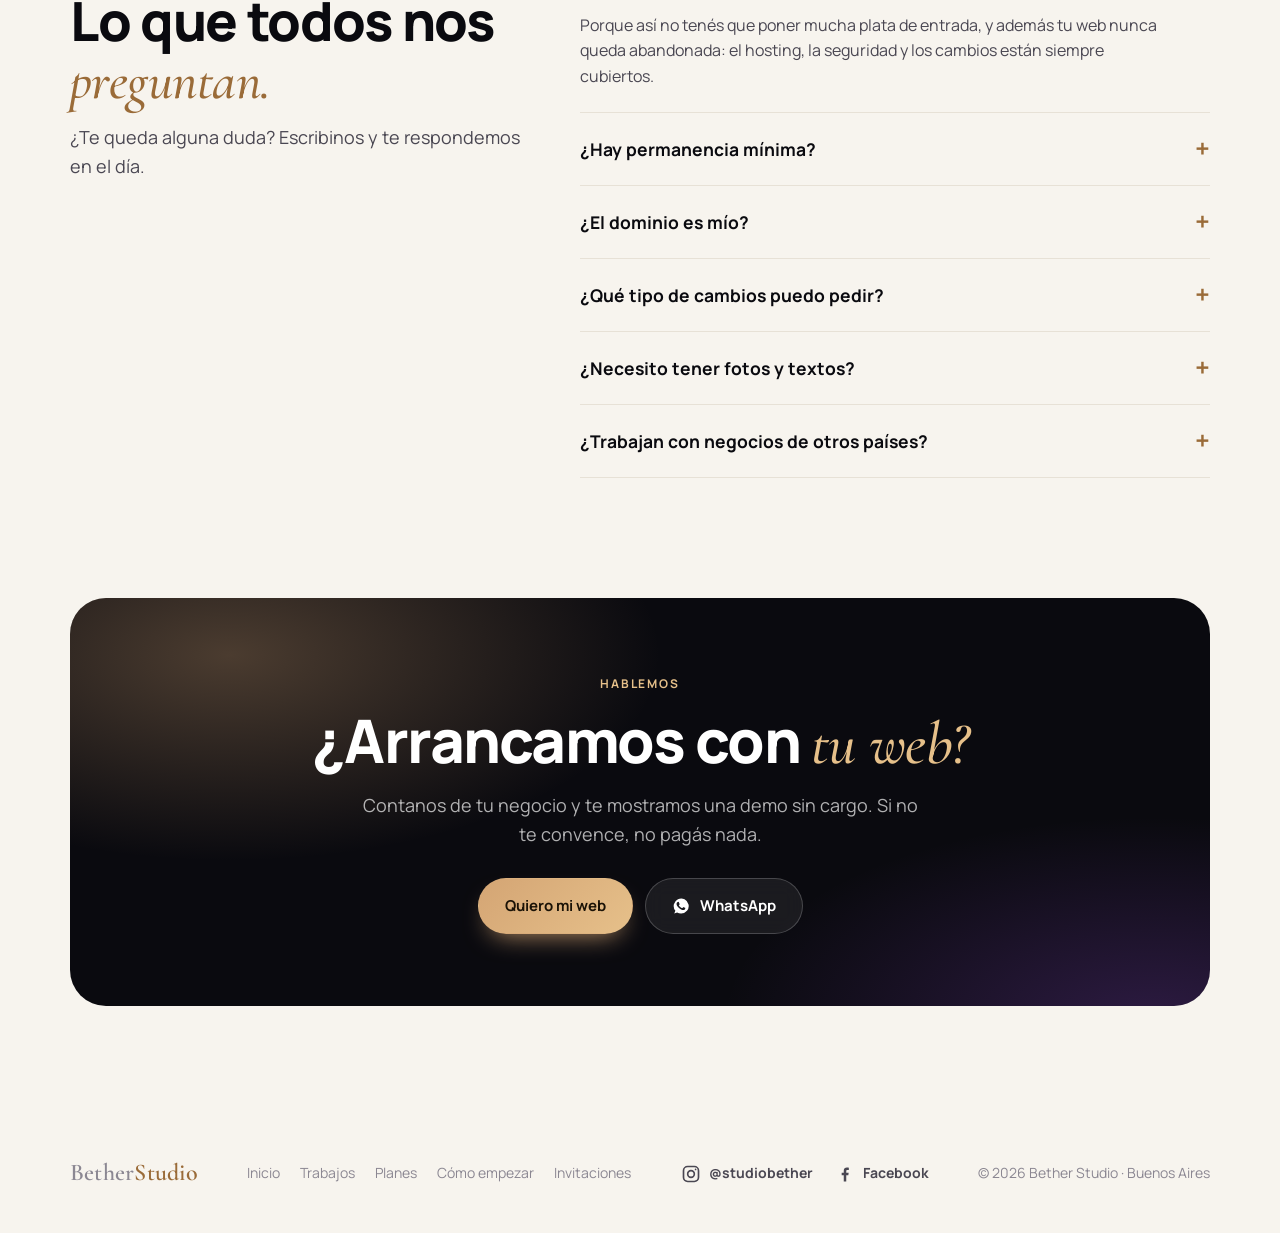
<file: planes.html>
<!DOCTYPE html>
<html lang="es-AR">
<head>
<meta charset="UTF-8">
<meta name="viewport" content="width=device-width, initial-scale=1.0">
<title>Planes y precios — Bether Studio | Páginas web</title>
<meta name="description" content="Páginas web con cuota mensual desde $25.000: diseño, hosting, dominio, cambios y soporte incluidos.">
<link rel="canonical" href="https://bether-studio.com/planes.html">
<meta property="og:type" content="website">
<meta property="og:title" content="Bether Studio — Tu negocio, con una web que vende">
<meta property="og:description" content="Webs a medida con cuota mensual: diseño, hosting, cambios y soporte incluidos.">
<link rel="icon" href="favicon.svg" type="image/svg+xml">
<link rel="icon" href="favicon-48.png" sizes="48x48" type="image/png">
<link rel="apple-touch-icon" href="apple-touch-icon.png">
<meta name="theme-color" content="#0a0a0f">
<meta property="og:url" content="https://bether-studio.com/planes.html">
<meta property="og:site_name" content="Bether Studio">
<meta property="og:locale" content="es_AR">
<meta property="og:image" content="https://bether-studio.com/img/og.jpg">
<meta property="og:image:width" content="1200">
<meta property="og:image:height" content="630">
<meta name="twitter:card" content="summary_large_image">
<meta name="twitter:image" content="https://bether-studio.com/img/og.jpg">
<script type="application/ld+json">{"@context":"https://schema.org","@type":"BreadcrumbList","itemListElement":[{"@type":"ListItem","position":1,"name":"Inicio","item":"https://bether-studio.com/"},{"@type":"ListItem","position":2,"name":"Planes","item":"https://bether-studio.com/planes.html"}]}</script>
<link rel="preconnect" href="https://fonts.googleapis.com">
<link rel="preconnect" href="https://fonts.gstatic.com" crossorigin>
<link href="https://fonts.googleapis.com/css2?family=Cormorant+Garamond:ital,wght@0,500;0,600;1,500&family=Manrope:wght@400;600;700;800&display=swap" rel="stylesheet">
<link rel="stylesheet" href="css/webs.css?v=8">
<link rel="stylesheet" href="css/movil.css?v=1">
<script>document.documentElement.classList.add('js')</script>
</head>
<body>

<nav class="nav" id="nav">
  <div class="wrap">
    <a href="index.html" class="logo" aria-label="Bether Studio">
      <svg viewBox="0 0 36 36" fill="none">
        <path d="M18 2 L33 11 L33 25 L18 34 L3 25 L3 11 Z" stroke="url(#lg)" stroke-width="1.4" fill="#0a0a0f" stroke-linejoin="round"/>
        <text x="18" y="22" text-anchor="middle" font-family="Cormorant Garamond,serif" font-size="11" font-weight="600" fill="url(#lg)">BH</text>
        <defs><linearGradient id="lg" x1="3" y1="2" x2="33" y2="34"><stop offset="0%" stop-color="#d4a574"/><stop offset="100%" stop-color="#e6c08a"/></linearGradient></defs>
      </svg>
      <span>Bether<i>Studio</i></span>
    </a>
    <div class="nav__links" id="navLinks">
      <a href="index.html">Inicio</a>
      <a href="trabajos.html">Trabajos</a>
      <a href="planes.html" class="active" aria-current="page">Planes</a>
      <a href="empezar.html">Cómo empezar</a>
    </div>
    <a href="empezar.html#contacto" class="btn btn--dark">Quiero mi web</a>
    <button class="nav__burger" id="navBurger" aria-label="Abrir menú" aria-expanded="false"><span></span><span></span><span></span></button>
  </div>
</nav>

<header class="hero page-hero" id="hero">
  <div class="hero__aurora" aria-hidden="true"></div>
  <div class="hero__grid" aria-hidden="true"></div>
  <div class="wrap">
    <div class="page-hero__copy">
      <span class="eyebrow hero__in" style="--d:0s">Planes</span>
      <h1 class="page-hero__title"><span class="ln"><span class="hero__in" style="--d:.1s">Una cuota mensual. <em>Todo incluido.</em></span></span></h1>
      <p class="lead hero__in" style="--d:.25s">En vez de pagar todo junto, pagás por mes y tu web siempre está al día. Sin permanencia: si un día querés dar de baja, la das.</p>
    </div>
  </div>
</header>

<section class="planes planes--joined" id="planes">
  <div class="wrap">
    <div class="billing rv">
      <button class="active" data-bill="m">Mensual</button>
      <button data-bill="y">Anual <small>2 meses gratis</small></button>
    </div>
    <div class="plan-grid" data-carousel>
      <div class="plan rv">
        <h3>Inicial</h3>
        <p class="for">Para estar online y que te encuentren.</p>
        <div class="price" data-m="25000">$25.000 <small>/mes</small></div>
        <p class="setup">Sin costo de armado</p>
        <ul>
          <li>Web de 1 página (landing)</li>
          <li>Diseño adaptado a celular</li>
          <li>Botón de WhatsApp y mapa</li>
          <li>Hosting y SSL incluidos</li>
          <li>1 cambio por mes</li>
        </ul>
        <a href="empezar.html?plan=Inicial#contacto" class="btn btn--outline">Elegir Inicial</a>
      </div>
      <div class="plan hot rv">
        <span class="tag">El más elegido</span>
        <h3>Negocio</h3>
        <p class="for">Para mostrar todo lo que hacés y vender más.</p>
        <div class="price" data-m="45000">$45.000 <small>/mes</small></div>
        <p class="setup">Sin costo de armado</p>
        <ul>
          <li>Hasta 5 secciones o páginas</li>
          <li>Galería, servicios y precios</li>
          <li>Formulario de contacto</li>
          <li>Dominio .com.ar incluido</li>
          <li>Alta en Google y estadísticas</li>
          <li>Cambios ilimitados (chicos)</li>
        </ul>
        <a href="empezar.html?plan=Negocio#contacto" class="btn btn--gold">Elegir Negocio</a>
      </div>
      <div class="plan rv">
        <h3>Premium</h3>
        <p class="for">Para webs con funciones a medida.</p>
        <div class="price" data-m="80000">$80.000 <small>/mes</small></div>
        <p class="setup">Armado según proyecto</p>
        <ul>
          <li>Todo lo del plan Negocio</li>
          <li>Reservas, turnos o catálogo</li>
          <li>Precios en varias monedas</li>
          <li>Área de clientes / alumnos</li>
          <li>Soporte prioritario</li>
        </ul>
        <a href="empezar.html?plan=Premium#contacto" class="btn btn--outline">Elegir Premium</a>
      </div>
    </div>

    <div class="addon rv" id="turnos">
      <div class="addon__txt">
        <span class="tag">Nuevo · Sin web</span>
        <h3>Bether Turnos: <em>solo el sistema de turnos.</em></h3>
        <p>¿Ya tenés Instagram y no necesitás una web? Te damos un link de reservas con tu logo y tus colores, para la bio, WhatsApp o un QR en el local. Se abre como una app en el celu y tus clientas reservan en 3 toques.</p>
        <ul>
          <li>Tu link propio de reservas</li>
          <li>Se instala como app en el celu</li>
          <li>Solo muestra los horarios libres</li>
          <li>Confirmación por WhatsApp</li>
          <li>Tus clientas cancelan solas</li>
          <li>Panel con PIN para tu agenda</li>
        </ul>
      </div>
      <div class="addon__side">
        <div class="addon__price">$15.000 <small>/mes</small></div>
        <p class="setup">Sin costo de armado. Sin permanencia.<br>Si después querés la web, te queda en +$10.000.</p>
        <a href="#" class="btn btn--gold" data-wa="Hola Bether! Me interesa Bether Turnos (solo el sistema de turnos).">Quiero Bether Turnos</a>
        <a class="addon__demo" href="https://bether2026.github.io/reservas/" target="_blank" rel="noopener">Probar la demo en tu celu →</a>
      </div>
    </div>

    <div class="addon rv" id="turnos-web">
      <div class="addon__txt">
        <span class="tag">Con tu web</span>
        <h3>Sumale <em>turnos online.</em></h3>
        <p>Para peluquerías, uñas, pestañas, estéticas y barberías: tus clientes reservan solos, a cualquier hora, y vos ves la agenda desde el celular. Se terminó el "¿tenés lugar el jueves?" por WhatsApp.</p>
        <ul>
          <li>Solo muestra los horarios libres</li>
          <li>Panel con PIN para tu agenda</li>
          <li>Bloqueás horarios o días enteros</li>
          <li>Aviso por mail de cada turno nuevo</li>
        </ul>
      </div>
      <div class="addon__side">
        <div class="addon__price">+$10.000 <small>/mes</small></div>
        <p class="setup">Se suma al plan Inicial o Negocio.<br>En Premium ya está incluido.</p>
        <a href="#" class="btn btn--gold" data-wa="Hola Bether! Me interesa sumar turnos online a mi web.">Quiero turnos online</a>
        <a class="addon__demo" href="https://bether2026.github.io/turnos/" target="_blank" rel="noopener">Probar la demo →</a>
      </div>
    </div>

    <p class="plan-note">Precios en pesos argentinos. ¿Estás en otro país? Consultanos el valor en tu moneda.</p>
  </div>
</section>

<section id="incluye" style="padding-top:96px">
  <div class="wrap">
    <div class="section-head rv">
      <span class="eyebrow">Qué incluye</span>
      <h2>Todo lo que necesita tu web. <em>Sin vueltas.</em></h2>
      <p>No tenés que saber nada de tecnología. Nosotros nos encargamos de todo y vos te ocupás de tu negocio.</p>
    </div>
    <div class="features">
      <div class="feat rv"><div class="ic">🎨</div><h3>Diseño a medida</h3><p>Nada de plantillas genéricas. Tu web con tu estilo, tus colores y tus fotos.</p></div>
      <div class="feat rv"><div class="ic">📱</div><h3>Perfecta en el celular</h3><p>La mayoría de tus clientes te va a ver desde el teléfono. Está pensada para eso primero.</p></div>
      <div class="feat rv"><div class="ic">💬</div><h3>Contacto directo</h3><p>Botón de WhatsApp, formularios y mapa para que te escriban en un toque.</p></div>
      <div class="feat rv"><div class="ic">🔎</div><h3>Aparecé en Google</h3><p>Configuración básica de SEO y alta en Google para que te encuentren.</p></div>
      <div class="feat rv"><div class="ic">🌐</div><h3>Dominio y hosting</h3><p>Tu .com o .com.ar online, rápido y con candadito de seguridad (SSL).</p></div>
      <div class="feat rv"><div class="ic">✏️</div><h3>Cambios todos los meses</h3><p>¿Cambiaron los precios o tenés una promo? Nos escribís y lo actualizamos.</p></div>
      <div class="feat rv"><div class="ic">📊</div><h3>Estadísticas</h3><p>Sabé cuánta gente entra a tu web y desde dónde llega.</p></div>
      <div class="feat rv"><div class="ic">🤝</div><h3>Soporte real</h3><p>Hablás con una persona, no con un bot. Respuesta en el día.</p></div>
    </div>
  </div>
</section>

<section id="faq" style="padding-top:0">
  <div class="wrap faq-wrap">
    <div class="section-head rv">
      <span class="eyebrow">Preguntas</span>
      <h2>Lo que todos nos <em>preguntan.</em></h2>
      <p>¿Te queda alguna duda? Escribinos y te respondemos en el día.</p>
    </div>
    <div class="rv">
      <details open><summary>¿Por qué cuota mensual y no un pago único?</summary><p>Porque así no tenés que poner mucha plata de entrada, y además tu web nunca queda abandonada: el hosting, la seguridad y los cambios están siempre cubiertos.</p></details>
      <details><summary>¿Hay permanencia mínima?</summary><p>No. Si querés dar de baja, nos avisás con 30 días y listo.</p></details>
      <details><summary>¿El dominio es mío?</summary><p>Sí. El dominio (por ejemplo tunegocio.com.ar) queda registrado a tu nombre.</p></details>
      <details><summary>¿Qué tipo de cambios puedo pedir?</summary><p>Textos, precios, fotos, promociones, horarios, nuevos servicios… Si es algo grande, como una sección nueva entera, lo charlamos aparte.</p></details>
      <details><summary>¿Necesito tener fotos y textos?</summary><p>Ayuda, pero no es obligatorio. Te ayudamos a escribir los textos y podemos usar imágenes profesionales de bancos de fotos.</p></details>
      <details><summary>¿Trabajan con negocios de otros países?</summary><p>Sí. Todo se hace online: charlamos por WhatsApp o videollamada y te mostramos los avances por link.</p></details>
    </div>
  </div>
</section>

<section class="cta-band">
  <div class="wrap">
    <div class="cta-band__box rv">
      <span class="eyebrow">Hablemos</span>
      <h2>¿Arrancamos con <em>tu web?</em></h2>
      <p>Contanos de tu negocio y te mostramos una demo sin cargo. Si no te convence, no pagás nada.</p>
      <div class="cta-band__btns">
        <a href="empezar.html#contacto" class="btn btn--gold">Quiero mi web</a>
        <a href="#" class="btn btn--glass" data-wa="Hola Bether! Quiero consultar por una página web."><svg viewBox="0 0 24 24" fill="currentColor"><path d="M17.5 14.4c-.3-.1-1.7-.8-2-.9-.3-.1-.5-.1-.7.1-.2.3-.7.9-.9 1.1-.2.2-.3.2-.6.1-1.7-.9-2.9-1.6-4-3.5-.3-.5.3-.5.8-1.6.1-.2 0-.3 0-.5 0-.1-.7-1.6-.9-2.2-.2-.6-.5-.5-.7-.5h-.6c-.2 0-.5.1-.8.4-.3.3-1 1-1 2.4 0 1.4 1 2.8 1.2 3 .1.2 2 3 4.8 4.3 1.8.8 2.5.8 3.4.7.5-.1 1.7-.7 2-1.4.2-.7.2-1.2.2-1.4-.1-.1-.3-.2-.6-.3M12 22a10 10 0 0 1-5.2-1.5L3 22l1.5-3.7A10 10 0 1 1 12 22Z"/></svg> WhatsApp</a>
      </div>
    </div>
  </div>
</section>

<footer>
  <div class="wrap">
    <a href="index.html" class="logo"><span>Bether<i>Studio</i></span></a>
    <nav>
      <a href="index.html">Inicio</a>
      <a href="trabajos.html">Trabajos</a>
      <a href="planes.html">Planes</a>
      <a href="empezar.html">Cómo empezar</a>
      <a href="invitaciones.html">Invitaciones</a>
    </nav>
    <span class="foot-social"><a class="foot-ig" href="https://www.instagram.com/studiobether/" target="_blank" rel="noopener" aria-label="Instagram de Bether Studio"><svg viewBox="0 0 24 24" fill="none" stroke="currentColor" stroke-width="2" stroke-linecap="round" stroke-linejoin="round" aria-hidden="true"><rect x="3" y="3" width="18" height="18" rx="5"/><circle cx="12" cy="12" r="4"/><circle cx="17.5" cy="6.5" r="1" fill="currentColor" stroke="none"/></svg>@studiobether</a>
    <a class="foot-ig foot-fb" href="https://www.facebook.com/profile.php?id=61595881277708" target="_blank" rel="noopener" aria-label="Facebook de Bether Studio"><svg viewBox="0 0 24 24" fill="currentColor" aria-hidden="true"><path d="M13.5 21v-7.5h2.5l.4-3h-2.9V8.6c0-.9.3-1.5 1.5-1.5h1.6V4.4c-.3 0-1.2-.1-2.3-.1-2.3 0-3.8 1.4-3.8 3.9v2.3H8v3h2.5V21h3z"/></svg>Facebook</a></span>
    <span>© <span id="year"></span> Bether Studio · Buenos Aires</span>
  </div>
</footer>

<nav class="tabbar" aria-label="Navegación rápida">
  <a href="index.html"><svg viewBox="0 0 24 24" fill="none" stroke="currentColor" stroke-width="1.9" stroke-linecap="round" stroke-linejoin="round"><path d="M3 10.5 12 3l9 7.5V20a1 1 0 0 1-1 1h-5v-6H9v6H4a1 1 0 0 1-1-1z"/></svg><span>Inicio</span></a>
  <a href="trabajos.html"><svg viewBox="0 0 24 24" fill="none" stroke="currentColor" stroke-width="1.9" stroke-linecap="round" stroke-linejoin="round"><rect x="3" y="3" width="7" height="7" rx="1.5"/><rect x="14" y="3" width="7" height="7" rx="1.5"/><rect x="3" y="14" width="7" height="7" rx="1.5"/><rect x="14" y="14" width="7" height="7" rx="1.5"/></svg><span>Trabajos</span></a>
  <a href="#" class="tabbar__wa" data-wa="Hola Bether! Quiero consultar por una página web."><svg viewBox="0 0 24 24" fill="currentColor"><path d="M17.5 14.4c-.3-.1-1.7-.8-2-.9-.3-.1-.5-.1-.7.1-.2.3-.7.9-.9 1.1-.2.2-.3.2-.6.1-1.7-.9-2.9-1.6-4-3.5-.3-.5.3-.5.8-1.6.1-.2 0-.3 0-.5 0-.1-.7-1.6-.9-2.2-.2-.6-.5-.5-.7-.5h-.6c-.2 0-.5.1-.8.4-.3.3-1 1-1 2.4 0 1.4 1 2.8 1.2 3 .1.2 2 3 4.8 4.3 1.8.8 2.5.8 3.4.7.5-.1 1.7-.7 2-1.4.2-.7.2-1.2.2-1.4-.1-.1-.3-.2-.6-.3M12 22a10 10 0 0 1-5.2-1.5L3 22l1.5-3.7A10 10 0 1 1 12 22Z"/></svg><span>WhatsApp</span></a>
  <a href="planes.html" class="on" aria-current="page"><svg viewBox="0 0 24 24" fill="none" stroke="currentColor" stroke-width="1.9" stroke-linecap="round" stroke-linejoin="round"><path d="M20.6 13.4 13.4 20.6a2 2 0 0 1-2.8 0L3 13V3h10l7.6 7.6a2 2 0 0 1 0 2.8z"/><circle cx="7.5" cy="7.5" r="1.5"/></svg><span>Planes</span></a>
  <a href="empezar.html"><svg viewBox="0 0 24 24" fill="none" stroke="currentColor" stroke-width="1.9" stroke-linecap="round" stroke-linejoin="round"><path d="M5 19c1-4 4-7 8-9l2-6 5 5-6 2c-2 4-5 7-9 8z"/><path d="M9 15l-3 3"/></svg><span>Empezar</span></a>
</nav>

<a href="#" class="fab-wa" data-wa="Hola Bether! Vi su página y quiero consultar por una web." aria-label="Escribir por WhatsApp">
  <svg viewBox="0 0 24 24"><path d="M17.5 14.4c-.3-.1-1.7-.8-2-.9-.3-.1-.5-.1-.7.1-.2.3-.7.9-.9 1.1-.2.2-.3.2-.6.1-1.7-.9-2.9-1.6-4-3.5-.3-.5.3-.5.8-1.6.1-.2 0-.3 0-.5 0-.1-.7-1.6-.9-2.2-.2-.6-.5-.5-.7-.5h-.6c-.2 0-.5.1-.8.4-.3.3-1 1-1 2.4 0 1.4 1 2.8 1.2 3 .1.2 2 3 4.8 4.3 1.8.8 2.5.8 3.4.7.5-.1 1.7-.7 2-1.4.2-.7.2-1.2.2-1.4-.1-.1-.3-.2-.6-.3M12 22a10 10 0 0 1-5.2-1.5L3 22l1.5-3.7A10 10 0 1 1 12 22Z"/></svg>
</a>

<script src="js/content.js"></script>
<script src="js/webs.js?v=6"></script>
</body>
</html>
</file>
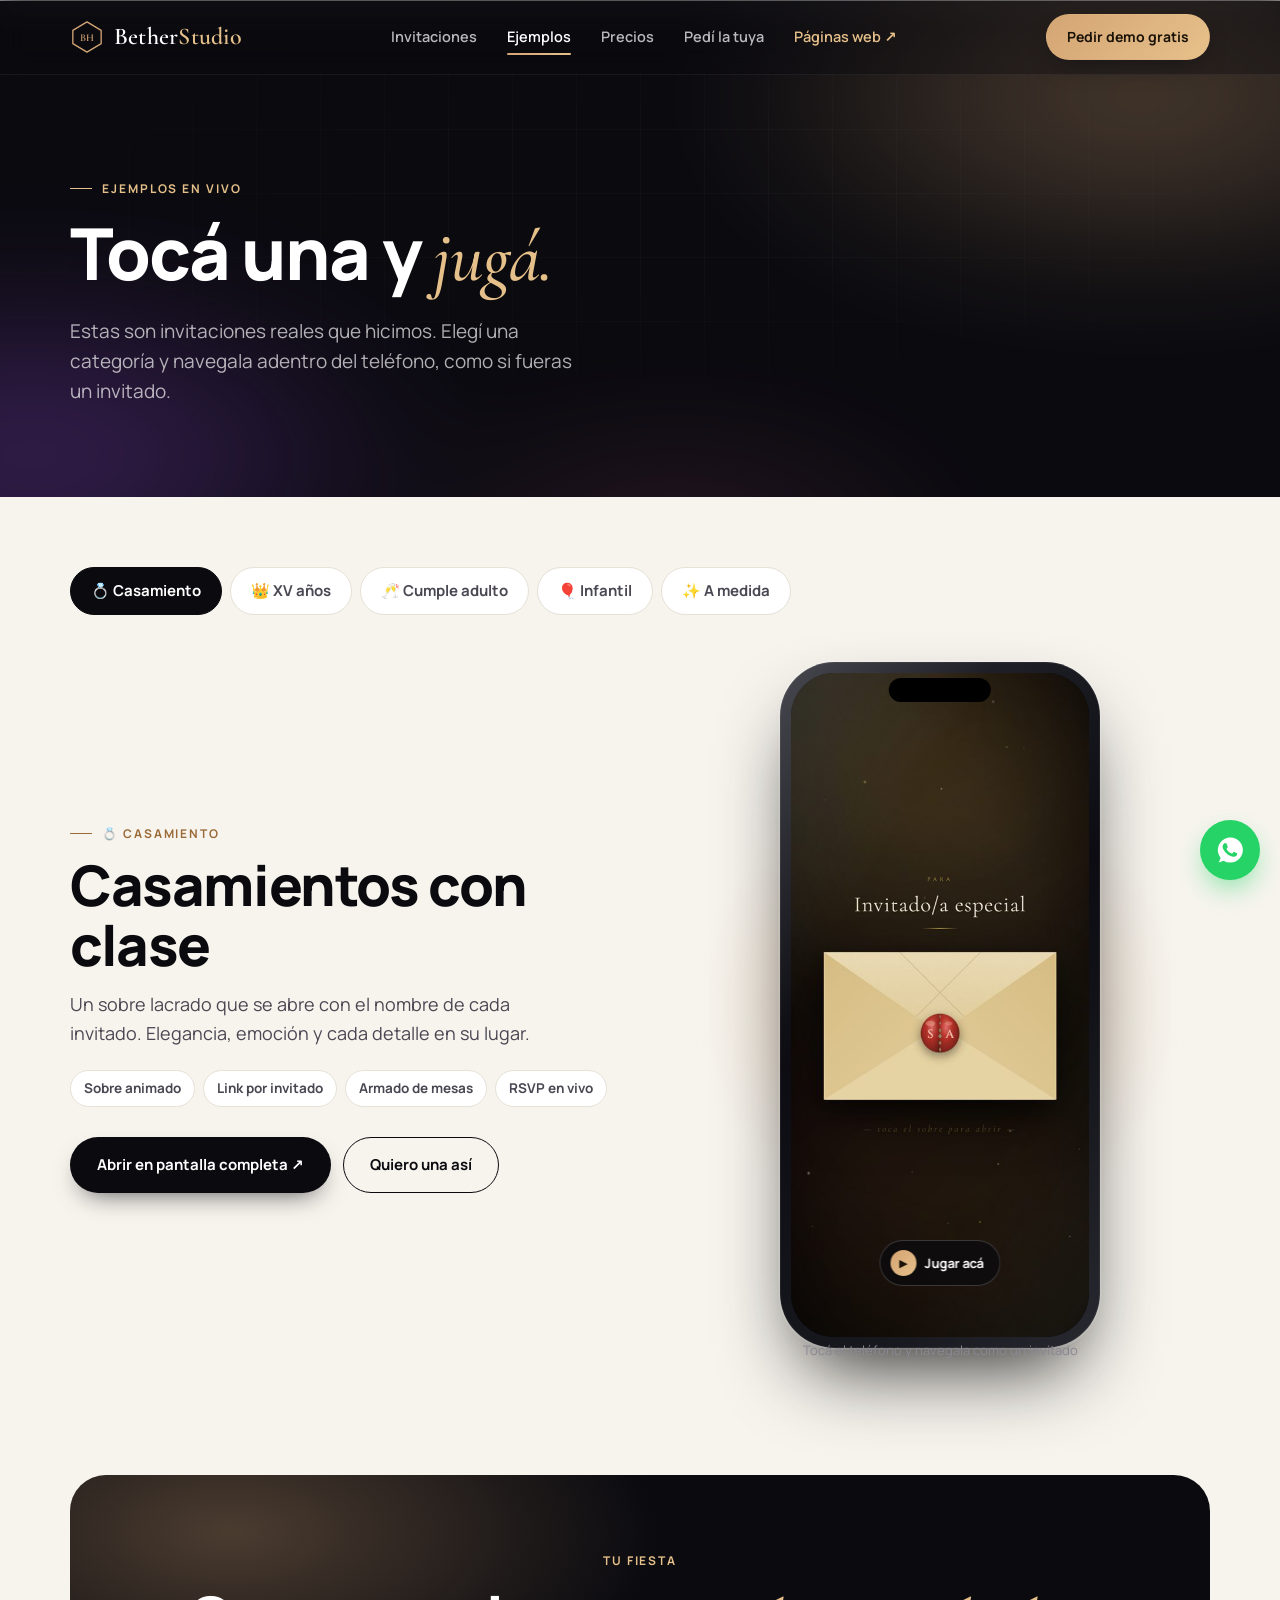
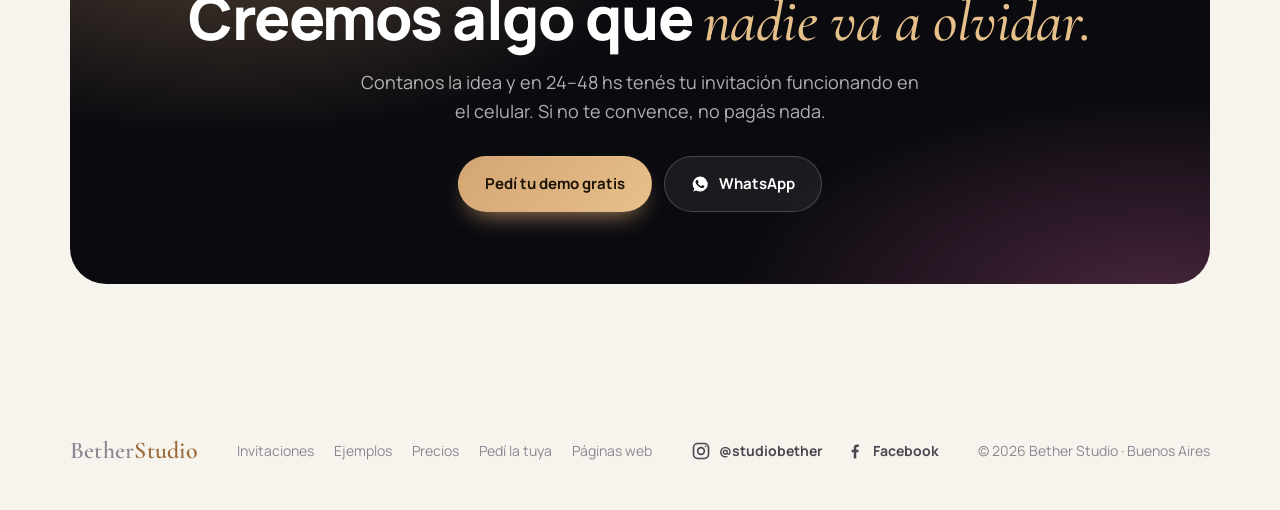
<file: portfolio.html>
<!DOCTYPE html>
<html lang="es-AR">
<head>
<meta charset="UTF-8">
<meta name="viewport" content="width=device-width, initial-scale=1.0">
<title>Ejemplos en vivo — Bether Studio | Invitaciones digitales</title>
<meta name="description" content="Invitaciones digitales reales para casamientos, XV, cumpleaños e infantiles. Elegí una y navegala como un invitado.">
<link rel="canonical" href="https://bether-studio.com/portfolio.html">
<meta property="og:type" content="website">
<meta property="og:title" content="Ejemplos en vivo — Bether Studio | Invitaciones digitales">
<meta property="og:description" content="Invitaciones digitales reales para casamientos, XV, cumpleaños e infantiles. Elegí una y navegala como un invitado.">
<link rel="icon" href="favicon.svg" type="image/svg+xml">
<link rel="icon" href="favicon-48.png" sizes="48x48" type="image/png">
<link rel="apple-touch-icon" href="apple-touch-icon.png">
<meta name="theme-color" content="#0a0a0f">
<meta property="og:url" content="https://bether-studio.com/portfolio.html">
<meta property="og:site_name" content="Bether Studio">
<meta property="og:locale" content="es_AR">
<meta property="og:image" content="https://bether-studio.com/img/inv/casamiento.jpg">
<meta name="twitter:card" content="summary_large_image">
<meta name="twitter:image" content="https://bether-studio.com/img/inv/casamiento.jpg">
<script type="application/ld+json">{"@context":"https://schema.org","@type":"BreadcrumbList","itemListElement":[{"@type":"ListItem","position":1,"name":"Inicio","item":"https://bether-studio.com/"},{"@type":"ListItem","position":2,"name":"Invitaciones","item":"https://bether-studio.com/invitaciones.html"},{"@type":"ListItem","position":3,"name":"Ejemplos","item":"https://bether-studio.com/portfolio.html"}]}</script>
<link rel="preconnect" href="https://fonts.googleapis.com">
<link rel="preconnect" href="https://fonts.gstatic.com" crossorigin>
<link href="https://fonts.googleapis.com/css2?family=Cormorant+Garamond:ital,wght@0,500;0,600;1,500&family=Great+Vibes&family=Manrope:wght@400;600;700;800&display=swap" rel="stylesheet">
<link rel="stylesheet" href="css/webs.css?v=8">
<link rel="stylesheet" href="css/inv.css?v=1">
<script>document.documentElement.classList.add('js')</script>
</head>
<body class="inv">
<nav class="nav" id="nav">
  <div class="wrap">
    <a href="index.html" class="logo" aria-label="Bether Studio">
      <svg viewBox="0 0 36 36" fill="none">
        <path d="M18 2 L33 11 L33 25 L18 34 L3 25 L3 11 Z" stroke="url(#lg)" stroke-width="1.4" fill="#0a0a0f" stroke-linejoin="round"/>
        <text x="18" y="22" text-anchor="middle" font-family="Cormorant Garamond,serif" font-size="11" font-weight="600" fill="url(#lg)">BH</text>
        <defs><linearGradient id="lg" x1="3" y1="2" x2="33" y2="34"><stop offset="0%" stop-color="#d4a574"/><stop offset="100%" stop-color="#e6c08a"/></linearGradient></defs>
      </svg>
      <span>Bether<i>Studio</i></span>
    </a>
    <div class="nav__links" id="navLinks">
      <a href="invitaciones.html">Invitaciones</a>
      <a href="portfolio.html" class="active" aria-current="page">Ejemplos</a>
      <a href="precios.html">Precios</a>
      <a href="contacto.html">Pedí la tuya</a>
      <a href="index.html" class="nav__inv">Páginas web ↗</a>
    </div>
    <a href="contacto.html#pedido" class="btn btn--dark">Pedir demo gratis</a>
    <button class="nav__burger" id="navBurger" aria-label="Abrir menú" aria-expanded="false"><span></span><span></span><span></span></button>
  </div>
</nav>

<header class="hero page-hero" id="hero">
  <div class="hero__aurora" aria-hidden="true"></div>
  <div class="hero__grid" aria-hidden="true"></div>
  <div class="wrap">
    <div class="page-hero__copy">
      <span class="eyebrow hero__in" style="--d:0s">Ejemplos en vivo</span>
      <h1 class="page-hero__title"><span class="ln"><span class="hero__in" style="--d:.1s">Tocá una y <em>jugá.</em></span></span></h1>
      <p class="lead hero__in" style="--d:.25s">Estas son invitaciones reales que hicimos. Elegí una categoría y navegala adentro del teléfono, como si fueras un invitado.</p>
    </div>
  </div>
</header>

<section class="showcase" id="ejemplos">
  <div class="wrap">
    <div class="tabs-cat" id="catTabs" role="tablist"></div>
    <div class="show" id="show">
      <div class="show__info" id="showInfo"></div>
      <div class="show__stage" id="showStage">
        <button class="phone" id="showPhone"></button>
        <p class="show__hint" id="showHint"></p>
      </div>
    </div>
  </div>
</section>

<section class="cta-band">
  <div class="wrap">
    <div class="cta-band__box rv">
      <span class="eyebrow">Tu fiesta</span>
      <h2>Creemos algo que <em>nadie va a olvidar.</em></h2>
      <p>Contanos la idea y en 24–48 hs tenés tu invitación funcionando en el celular. Si no te convence, no pagás nada.</p>
      <div class="cta-band__btns">
        <a href="contacto.html#pedido" class="btn btn--gold">Pedí tu demo gratis</a>
        <a href="#" class="btn btn--glass" data-wa="Hola Bether 👋 Quiero pedir presupuesto para una invitación digital."><svg viewBox="0 0 24 24" fill="currentColor"><path d="M17.5 14.4c-.3-.1-1.7-.8-2-.9-.3-.1-.5-.1-.7.1-.2.3-.7.9-.9 1.1-.2.2-.3.2-.6.1-1.7-.9-2.9-1.6-4-3.5-.3-.5.3-.5.8-1.6.1-.2 0-.3 0-.5 0-.1-.7-1.6-.9-2.2-.2-.6-.5-.5-.7-.5h-.6c-.2 0-.5.1-.8.4-.3.3-1 1-1 2.4 0 1.4 1 2.8 1.2 3 .1.2 2 3 4.8 4.3 1.8.8 2.5.8 3.4.7.5-.1 1.7-.7 2-1.4.2-.7.2-1.2.2-1.4-.1-.1-.3-.2-.6-.3M12 22a10 10 0 0 1-5.2-1.5L3 22l1.5-3.7A10 10 0 1 1 12 22Z"/></svg> WhatsApp</a>
      </div>
    </div>
  </div>
</section>

<footer>
  <div class="wrap">
    <a href="index.html" class="logo"><span>Bether<i>Studio</i></span></a>
    <nav>
      <a href="invitaciones.html">Invitaciones</a>
      <a href="portfolio.html">Ejemplos</a>
      <a href="precios.html">Precios</a>
      <a href="contacto.html">Pedí la tuya</a>
      <a href="index.html">Páginas web</a>
    </nav>
    <span class="foot-social"><a class="foot-ig" href="https://www.instagram.com/studiobether/" target="_blank" rel="noopener" aria-label="Instagram de Bether Studio"><svg viewBox="0 0 24 24" fill="none" stroke="currentColor" stroke-width="2" stroke-linecap="round" stroke-linejoin="round" aria-hidden="true"><rect x="3" y="3" width="18" height="18" rx="5"/><circle cx="12" cy="12" r="4"/><circle cx="17.5" cy="6.5" r="1" fill="currentColor" stroke="none"/></svg>@studiobether</a>
    <a class="foot-ig foot-fb" href="https://www.facebook.com/profile.php?id=61595881277708" target="_blank" rel="noopener" aria-label="Facebook de Bether Studio"><svg viewBox="0 0 24 24" fill="currentColor" aria-hidden="true"><path d="M13.5 21v-7.5h2.5l.4-3h-2.9V8.6c0-.9.3-1.5 1.5-1.5h1.6V4.4c-.3 0-1.2-.1-2.3-.1-2.3 0-3.8 1.4-3.8 3.9v2.3H8v3h2.5V21h3z"/></svg>Facebook</a></span>
    <span>© <span id="year"></span> Bether Studio · Buenos Aires</span>
  </div>
</footer>

<a href="#" class="fab-wa" data-wa="Hola Bether 👋 Quiero pedir presupuesto para una invitación digital." aria-label="Escribir por WhatsApp">
  <svg viewBox="0 0 24 24"><path d="M17.5 14.4c-.3-.1-1.7-.8-2-.9-.3-.1-.5-.1-.7.1-.2.3-.7.9-.9 1.1-.2.2-.3.2-.6.1-1.7-.9-2.9-1.6-4-3.5-.3-.5.3-.5.8-1.6.1-.2 0-.3 0-.5 0-.1-.7-1.6-.9-2.2-.2-.6-.5-.5-.7-.5h-.6c-.2 0-.5.1-.8.4-.3.3-1 1-1 2.4 0 1.4 1 2.8 1.2 3 .1.2 2 3 4.8 4.3 1.8.8 2.5.8 3.4.7.5-.1 1.7-.7 2-1.4.2-.7.2-1.2.2-1.4-.1-.1-.3-.2-.6-.3M12 22a10 10 0 0 1-5.2-1.5L3 22l1.5-3.7A10 10 0 1 1 12 22Z"/></svg>
</a>

<script src="js/content.js?v=2"></script>
<script src="js/inv.js?v=1"></script>
<script src="js/webs.js?v=4"></script>
</body>
</html>
</file>
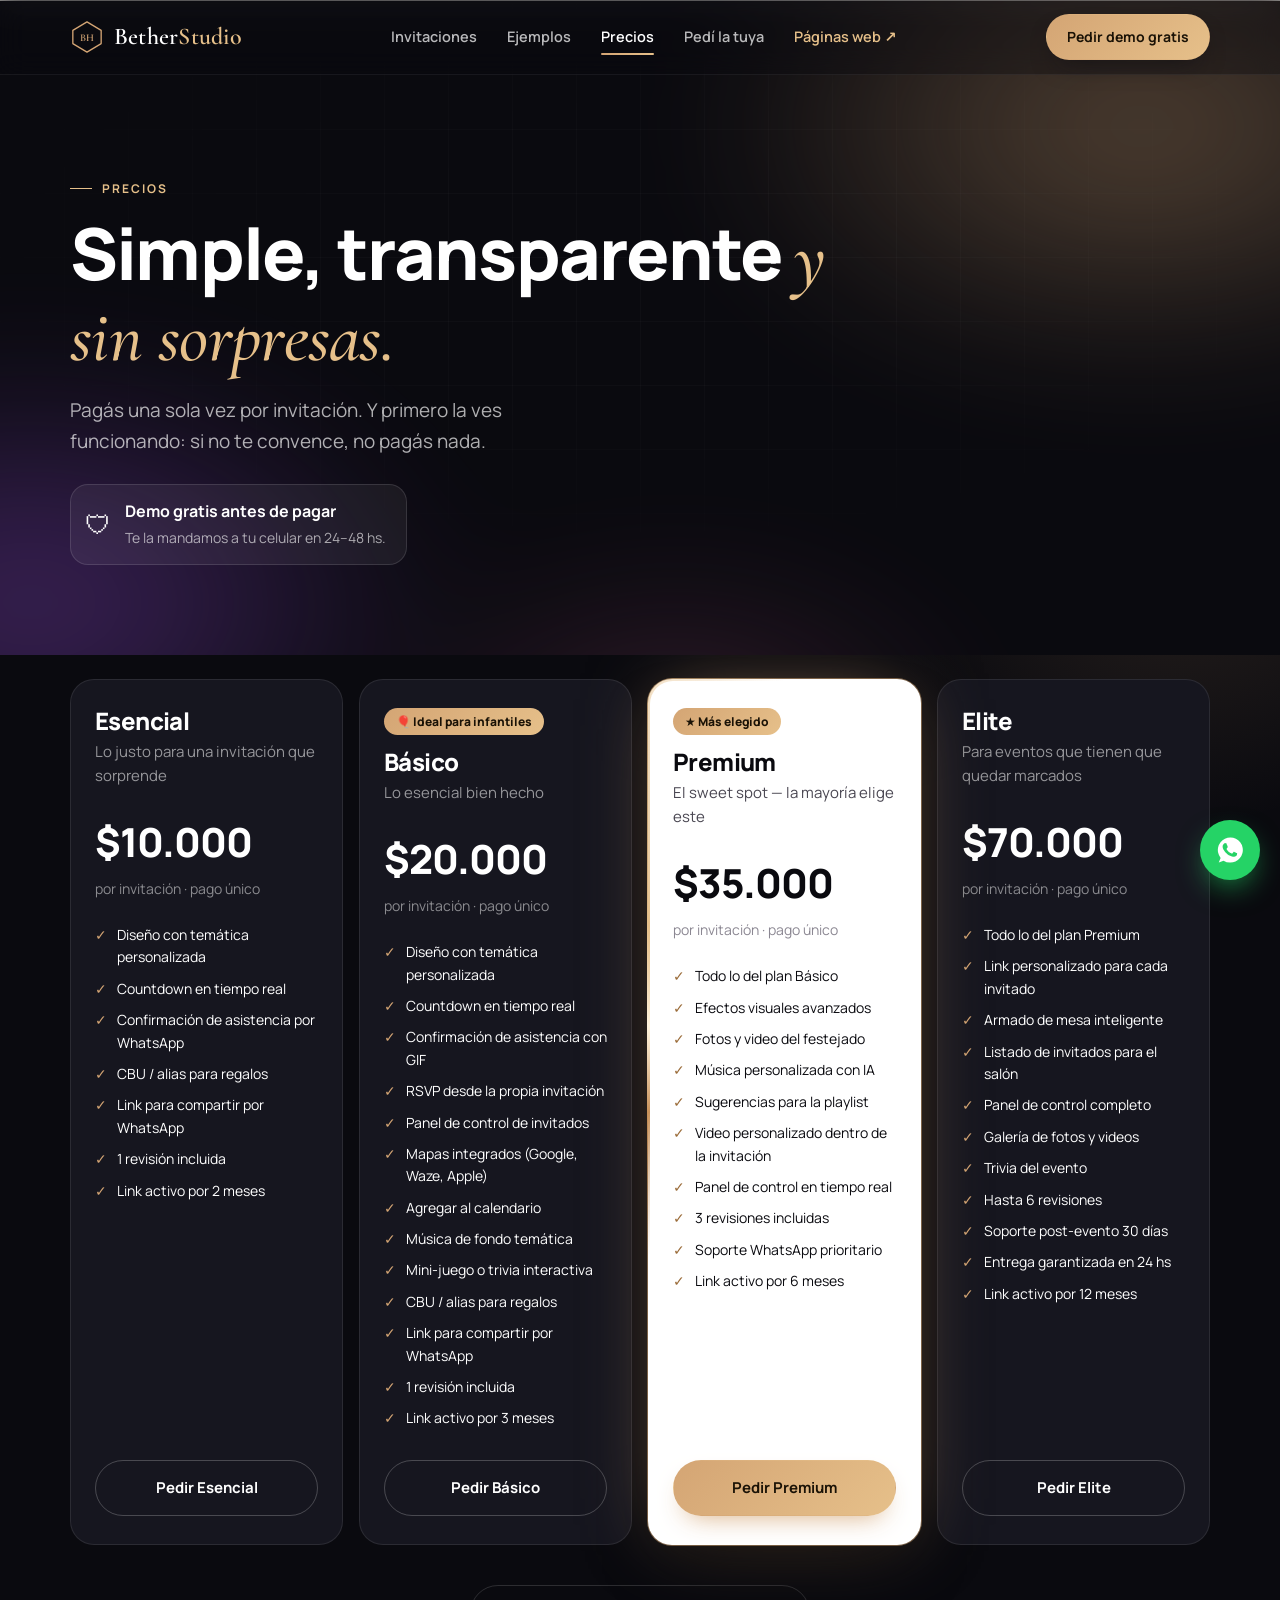
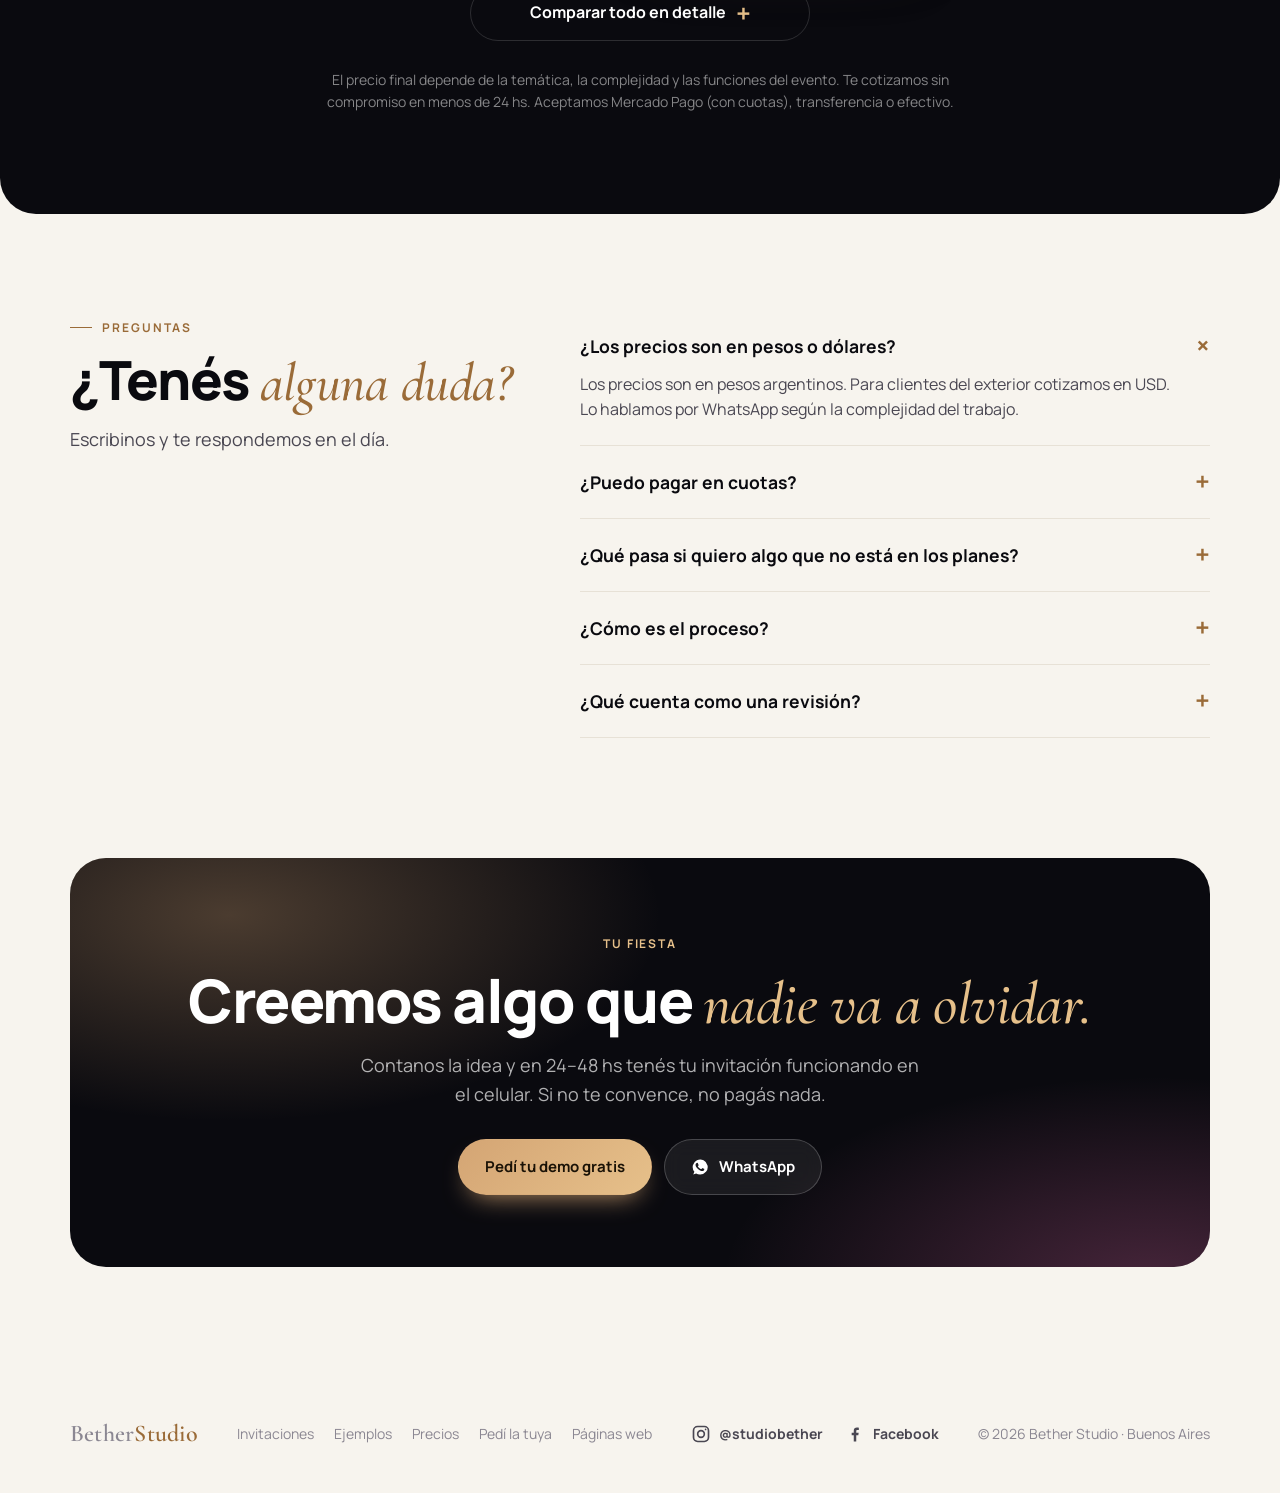
<file: precios.html>
<!DOCTYPE html>
<html lang="es-AR">
<head>
<meta charset="UTF-8">
<meta name="viewport" content="width=device-width, initial-scale=1.0">
<title>Precios — Bether Studio | Invitaciones digitales</title>
<meta name="description" content="Invitaciones digitales desde $10.000, pago único. Demo gratis: si no te convence, no pagás nada.">
<link rel="canonical" href="https://bether-studio.com/precios.html">
<meta property="og:type" content="website">
<meta property="og:title" content="Precios — Bether Studio | Invitaciones digitales">
<meta property="og:description" content="Invitaciones digitales desde $10.000, pago único. Demo gratis: si no te convence, no pagás nada.">
<link rel="icon" href="favicon.svg" type="image/svg+xml">
<link rel="icon" href="favicon-48.png" sizes="48x48" type="image/png">
<link rel="apple-touch-icon" href="apple-touch-icon.png">
<meta name="theme-color" content="#0a0a0f">
<meta property="og:url" content="https://bether-studio.com/precios.html">
<meta property="og:site_name" content="Bether Studio">
<meta property="og:locale" content="es_AR">
<meta property="og:image" content="https://bether-studio.com/img/inv/casamiento.jpg">
<meta name="twitter:card" content="summary_large_image">
<meta name="twitter:image" content="https://bether-studio.com/img/inv/casamiento.jpg">
<script type="application/ld+json">{"@context":"https://schema.org","@type":"BreadcrumbList","itemListElement":[{"@type":"ListItem","position":1,"name":"Inicio","item":"https://bether-studio.com/"},{"@type":"ListItem","position":2,"name":"Invitaciones","item":"https://bether-studio.com/invitaciones.html"},{"@type":"ListItem","position":3,"name":"Precios","item":"https://bether-studio.com/precios.html"}]}</script>
<link rel="preconnect" href="https://fonts.googleapis.com">
<link rel="preconnect" href="https://fonts.gstatic.com" crossorigin>
<link href="https://fonts.googleapis.com/css2?family=Cormorant+Garamond:ital,wght@0,500;0,600;1,500&family=Great+Vibes&family=Manrope:wght@400;600;700;800&display=swap" rel="stylesheet">
<link rel="stylesheet" href="css/webs.css?v=8">
<link rel="stylesheet" href="css/inv.css?v=1">
<script>document.documentElement.classList.add('js')</script>
</head>
<body class="inv">
<nav class="nav" id="nav">
  <div class="wrap">
    <a href="index.html" class="logo" aria-label="Bether Studio">
      <svg viewBox="0 0 36 36" fill="none">
        <path d="M18 2 L33 11 L33 25 L18 34 L3 25 L3 11 Z" stroke="url(#lg)" stroke-width="1.4" fill="#0a0a0f" stroke-linejoin="round"/>
        <text x="18" y="22" text-anchor="middle" font-family="Cormorant Garamond,serif" font-size="11" font-weight="600" fill="url(#lg)">BH</text>
        <defs><linearGradient id="lg" x1="3" y1="2" x2="33" y2="34"><stop offset="0%" stop-color="#d4a574"/><stop offset="100%" stop-color="#e6c08a"/></linearGradient></defs>
      </svg>
      <span>Bether<i>Studio</i></span>
    </a>
    <div class="nav__links" id="navLinks">
      <a href="invitaciones.html">Invitaciones</a>
      <a href="portfolio.html">Ejemplos</a>
      <a href="precios.html" class="active" aria-current="page">Precios</a>
      <a href="contacto.html">Pedí la tuya</a>
      <a href="index.html" class="nav__inv">Páginas web ↗</a>
    </div>
    <a href="contacto.html#pedido" class="btn btn--dark">Pedir demo gratis</a>
    <button class="nav__burger" id="navBurger" aria-label="Abrir menú" aria-expanded="false"><span></span><span></span><span></span></button>
  </div>
</nav>

<header class="hero page-hero" id="hero">
  <div class="hero__aurora" aria-hidden="true"></div>
  <div class="hero__grid" aria-hidden="true"></div>
  <div class="wrap">
    <div class="page-hero__copy">
      <span class="eyebrow hero__in" style="--d:0s">Precios</span>
      <h1 class="page-hero__title"><span class="ln"><span class="hero__in" style="--d:.1s">Simple, transparente <em>y sin sorpresas.</em></span></span></h1>
      <p class="lead hero__in" style="--d:.25s">Pagás una sola vez por invitación. Y primero la ves funcionando: si no te convence, no pagás nada.</p>
      <div class="guarantee hero__in" style="--d:.35s"><span>🛡</span><div><b>Demo gratis antes de pagar</b><small>Te la mandamos a tu celular en 24–48 hs.</small></div></div>
    </div>
  </div>
</header>

<section class="planes planes--joined" id="planes">
  <div class="wrap">
    <div class="plan-grid plan-grid--4" id="plans"></div>
    <details class="compare rv">
      <summary>Comparar todo en detalle</summary>
      <div class="tbl-wrap"><table class="tbl"><thead><tr id="compareHead"></tr></thead><tbody id="compareBody"></tbody></table></div>
    </details>
    <p class="price-note">El precio final depende de la temática, la complejidad y las funciones del evento. Te cotizamos sin compromiso en menos de 24 hs. Aceptamos Mercado Pago (con cuotas), transferencia o efectivo.</p>
  </div>
</section>

<section id="faq" style="padding-top:96px">
  <div class="wrap faq-wrap">
    <div class="section-head rv">
      <span class="eyebrow">Preguntas</span>
      <h2>¿Tenés <em>alguna duda?</em></h2>
      <p>Escribinos y te respondemos en el día.</p>
    </div>
    <div class="rv" id="faqList"></div>
  </div>
</section>

<section class="cta-band">
  <div class="wrap">
    <div class="cta-band__box rv">
      <span class="eyebrow">Tu fiesta</span>
      <h2>Creemos algo que <em>nadie va a olvidar.</em></h2>
      <p>Contanos la idea y en 24–48 hs tenés tu invitación funcionando en el celular. Si no te convence, no pagás nada.</p>
      <div class="cta-band__btns">
        <a href="contacto.html#pedido" class="btn btn--gold">Pedí tu demo gratis</a>
        <a href="#" class="btn btn--glass" data-wa="Hola Bether 👋 Quiero pedir presupuesto para una invitación digital."><svg viewBox="0 0 24 24" fill="currentColor"><path d="M17.5 14.4c-.3-.1-1.7-.8-2-.9-.3-.1-.5-.1-.7.1-.2.3-.7.9-.9 1.1-.2.2-.3.2-.6.1-1.7-.9-2.9-1.6-4-3.5-.3-.5.3-.5.8-1.6.1-.2 0-.3 0-.5 0-.1-.7-1.6-.9-2.2-.2-.6-.5-.5-.7-.5h-.6c-.2 0-.5.1-.8.4-.3.3-1 1-1 2.4 0 1.4 1 2.8 1.2 3 .1.2 2 3 4.8 4.3 1.8.8 2.5.8 3.4.7.5-.1 1.7-.7 2-1.4.2-.7.2-1.2.2-1.4-.1-.1-.3-.2-.6-.3M12 22a10 10 0 0 1-5.2-1.5L3 22l1.5-3.7A10 10 0 1 1 12 22Z"/></svg> WhatsApp</a>
      </div>
    </div>
  </div>
</section>

<footer>
  <div class="wrap">
    <a href="index.html" class="logo"><span>Bether<i>Studio</i></span></a>
    <nav>
      <a href="invitaciones.html">Invitaciones</a>
      <a href="portfolio.html">Ejemplos</a>
      <a href="precios.html">Precios</a>
      <a href="contacto.html">Pedí la tuya</a>
      <a href="index.html">Páginas web</a>
    </nav>
    <span class="foot-social"><a class="foot-ig" href="https://www.instagram.com/studiobether/" target="_blank" rel="noopener" aria-label="Instagram de Bether Studio"><svg viewBox="0 0 24 24" fill="none" stroke="currentColor" stroke-width="2" stroke-linecap="round" stroke-linejoin="round" aria-hidden="true"><rect x="3" y="3" width="18" height="18" rx="5"/><circle cx="12" cy="12" r="4"/><circle cx="17.5" cy="6.5" r="1" fill="currentColor" stroke="none"/></svg>@studiobether</a>
    <a class="foot-ig foot-fb" href="https://www.facebook.com/profile.php?id=61595881277708" target="_blank" rel="noopener" aria-label="Facebook de Bether Studio"><svg viewBox="0 0 24 24" fill="currentColor" aria-hidden="true"><path d="M13.5 21v-7.5h2.5l.4-3h-2.9V8.6c0-.9.3-1.5 1.5-1.5h1.6V4.4c-.3 0-1.2-.1-2.3-.1-2.3 0-3.8 1.4-3.8 3.9v2.3H8v3h2.5V21h3z"/></svg>Facebook</a></span>
    <span>© <span id="year"></span> Bether Studio · Buenos Aires</span>
  </div>
</footer>

<a href="#" class="fab-wa" data-wa="Hola Bether 👋 Quiero pedir presupuesto para una invitación digital." aria-label="Escribir por WhatsApp">
  <svg viewBox="0 0 24 24"><path d="M17.5 14.4c-.3-.1-1.7-.8-2-.9-.3-.1-.5-.1-.7.1-.2.3-.7.9-.9 1.1-.2.2-.3.2-.6.1-1.7-.9-2.9-1.6-4-3.5-.3-.5.3-.5.8-1.6.1-.2 0-.3 0-.5 0-.1-.7-1.6-.9-2.2-.2-.6-.5-.5-.7-.5h-.6c-.2 0-.5.1-.8.4-.3.3-1 1-1 2.4 0 1.4 1 2.8 1.2 3 .1.2 2 3 4.8 4.3 1.8.8 2.5.8 3.4.7.5-.1 1.7-.7 2-1.4.2-.7.2-1.2.2-1.4-.1-.1-.3-.2-.6-.3M12 22a10 10 0 0 1-5.2-1.5L3 22l1.5-3.7A10 10 0 1 1 12 22Z"/></svg>
</a>

<script src="js/content.js?v=2"></script>
<script src="js/inv.js?v=1"></script>
<script src="js/webs.js?v=4"></script>
</body>
</html>
</file>
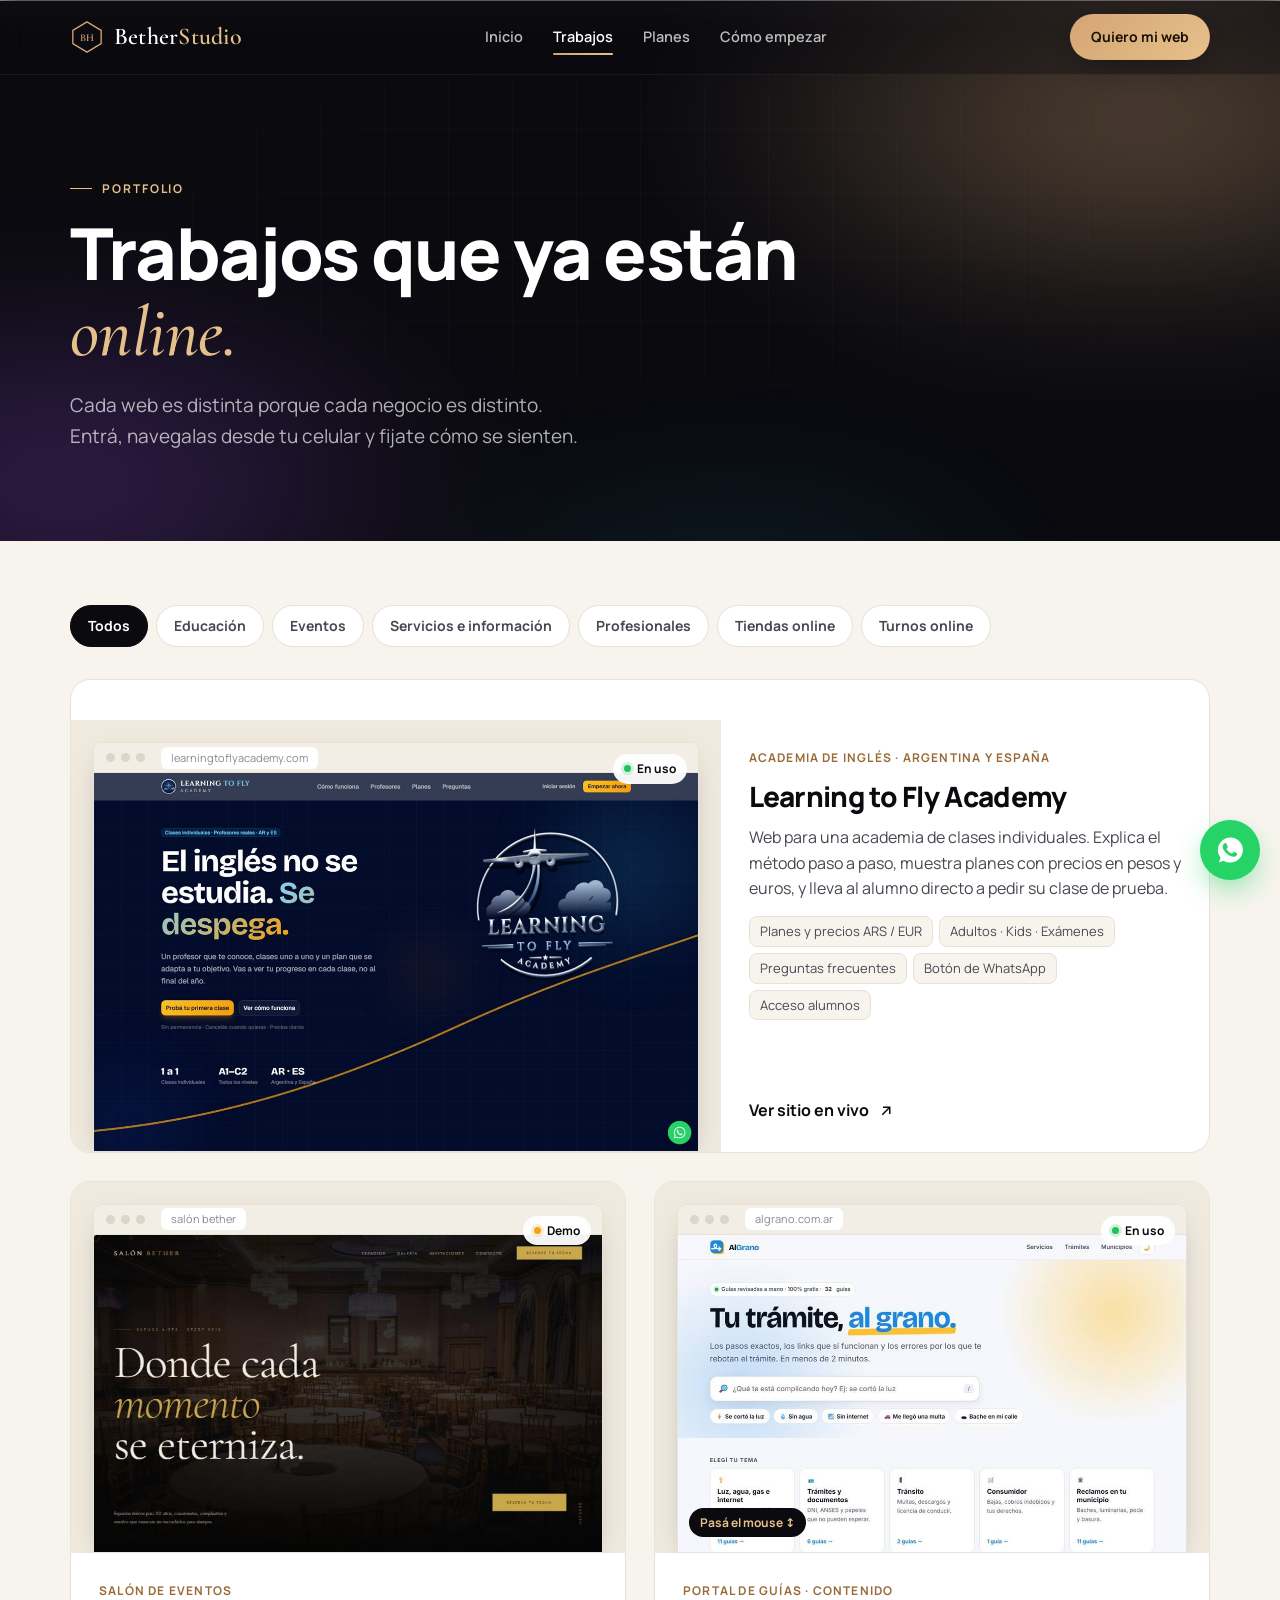
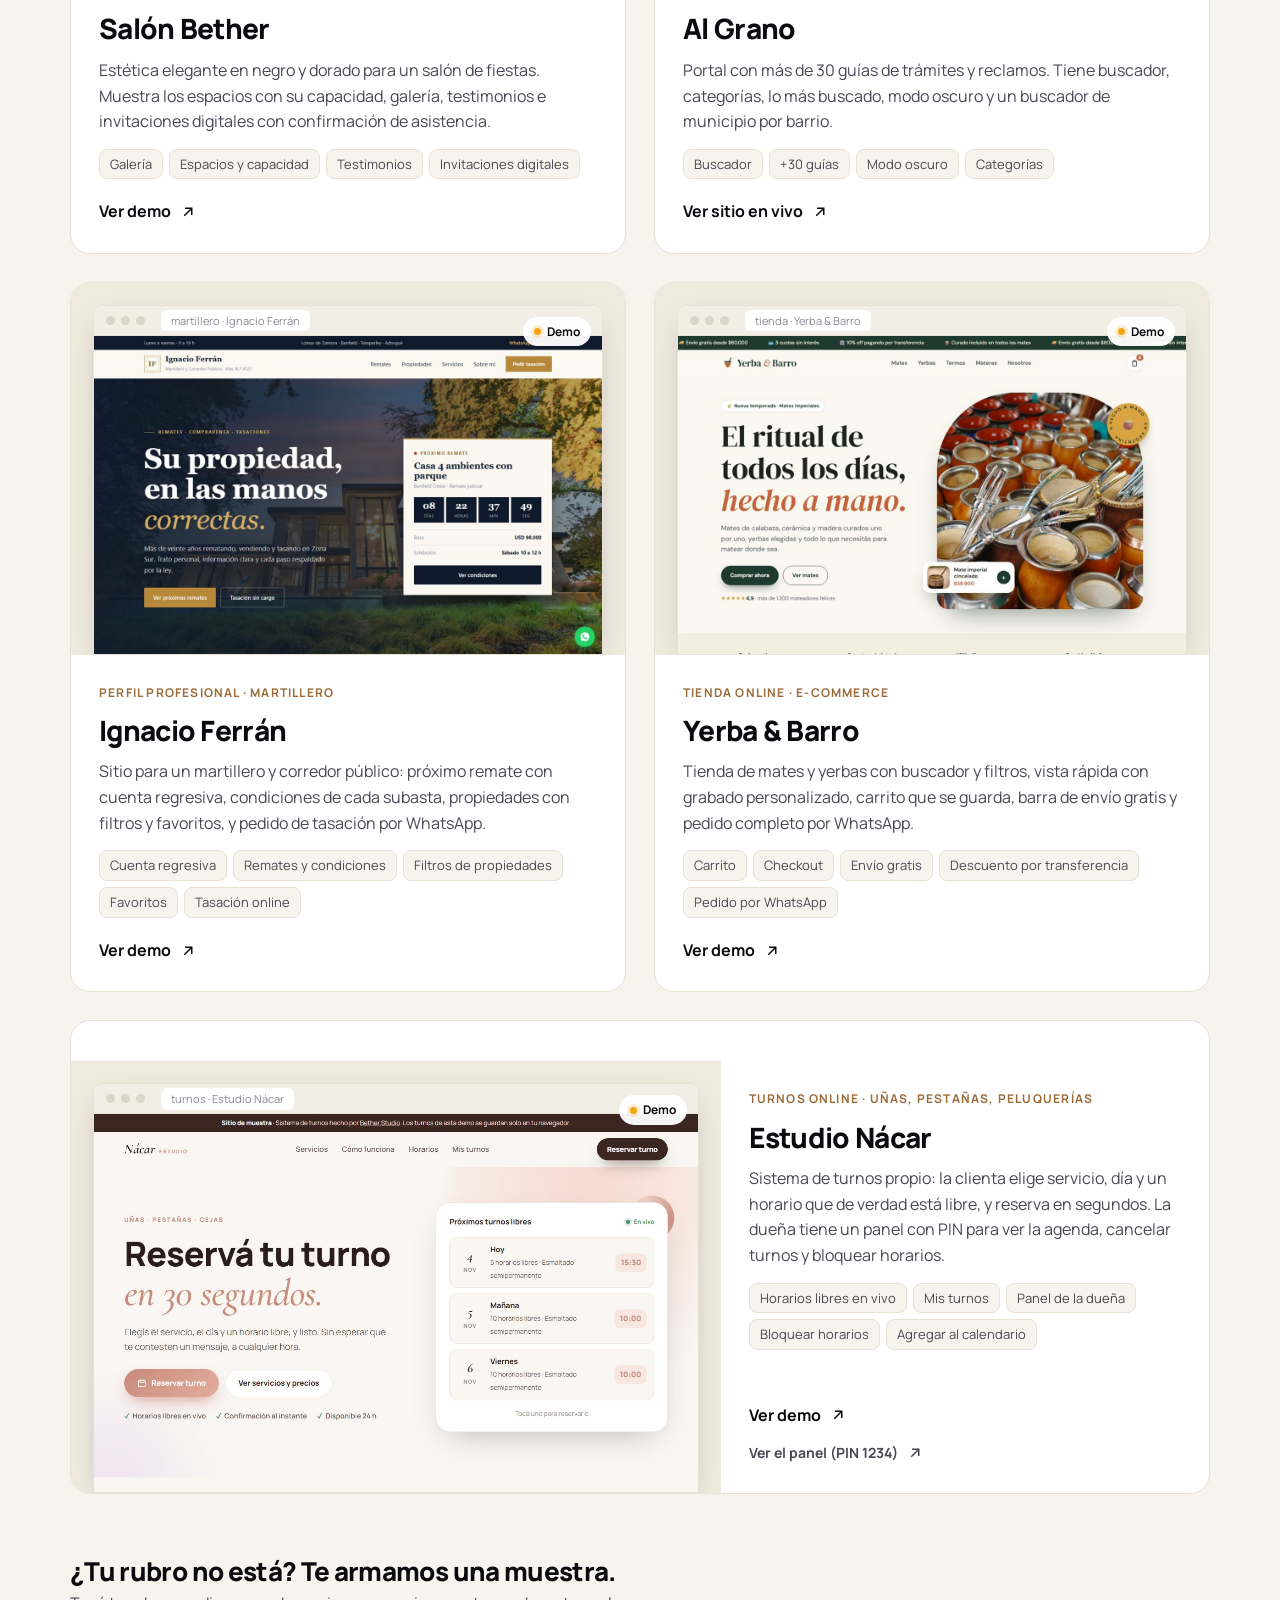
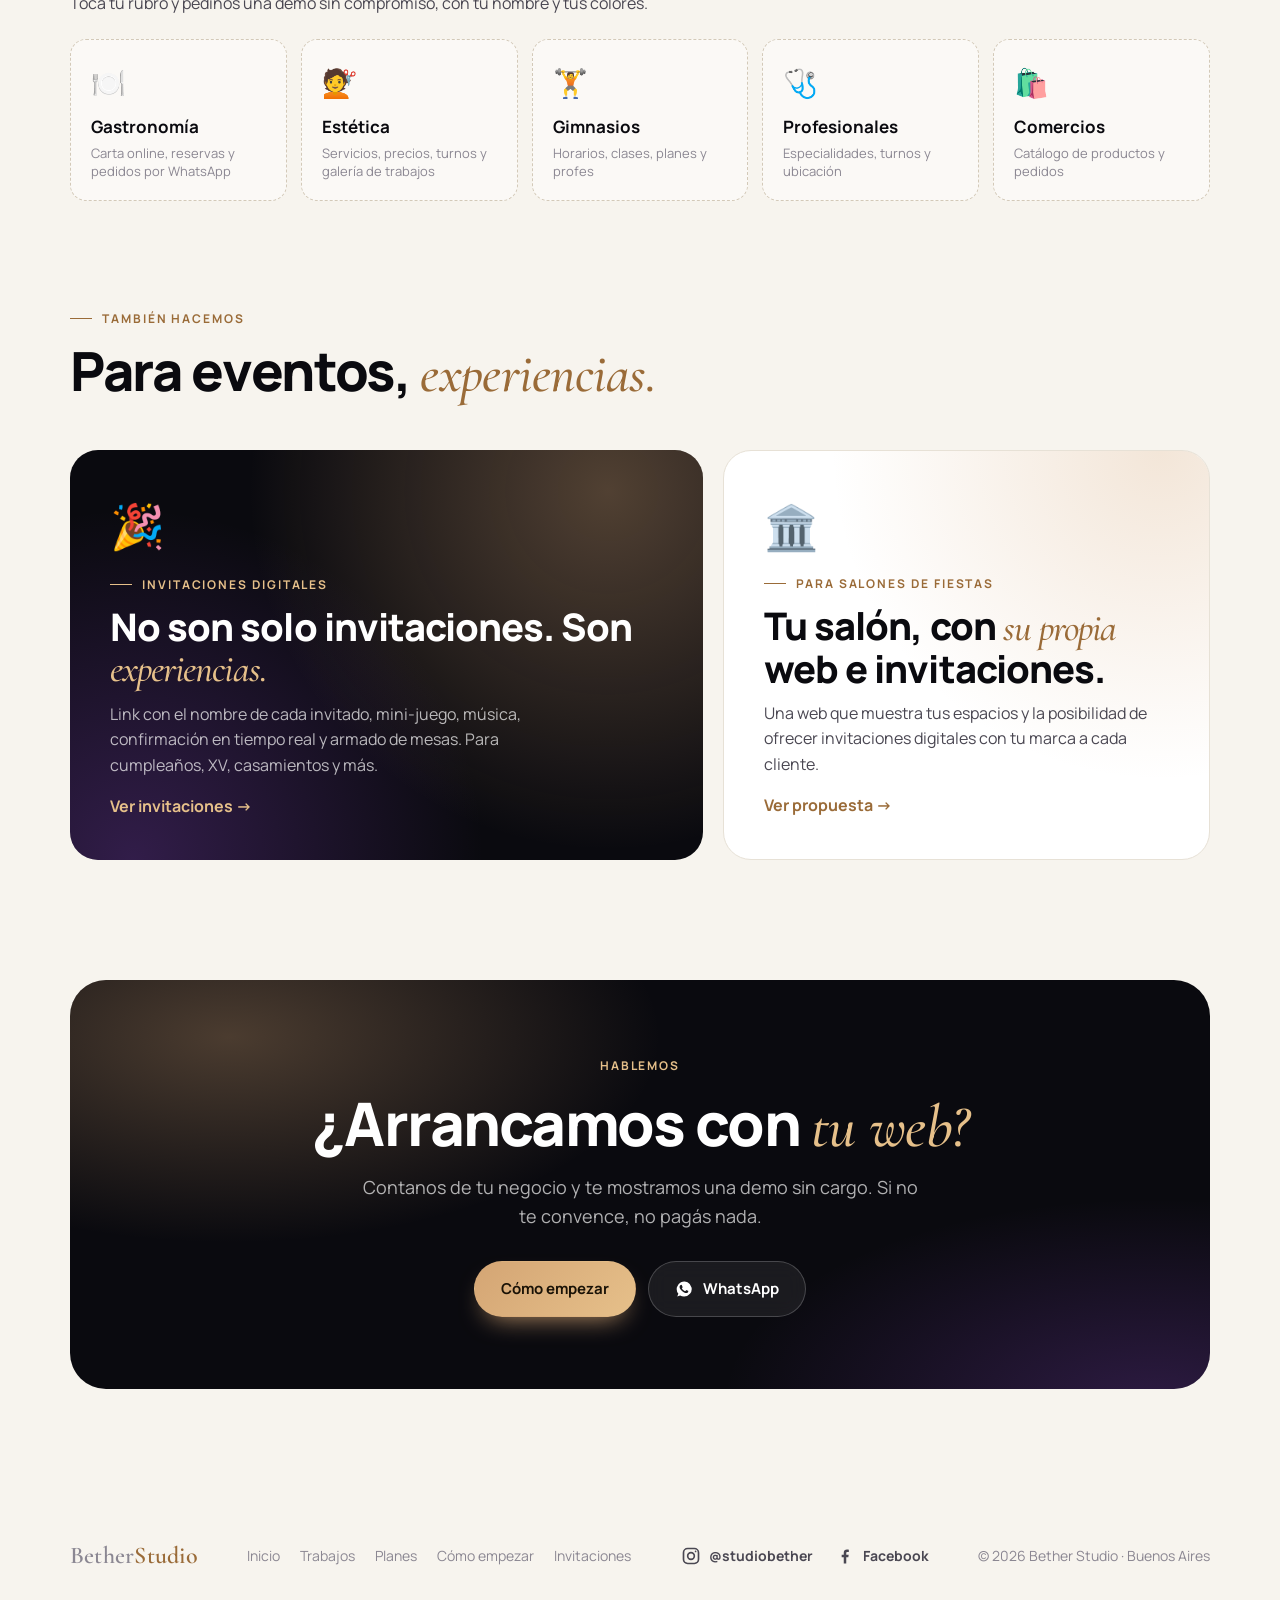
<file: trabajos.html>
<!DOCTYPE html>
<html lang="es-AR">
<head>
<meta charset="UTF-8">
<meta name="viewport" content="width=device-width, initial-scale=1.0">
<title>Trabajos — Bether Studio | Páginas web</title>
<meta name="description" content="Páginas web que diseñamos y ya están online: academias, salones de eventos, portales y más.">
<link rel="canonical" href="https://bether-studio.com/trabajos.html">
<meta property="og:type" content="website">
<meta property="og:title" content="Bether Studio — Tu negocio, con una web que vende">
<meta property="og:description" content="Webs a medida con cuota mensual: diseño, hosting, cambios y soporte incluidos.">
<link rel="icon" href="favicon.svg" type="image/svg+xml">
<link rel="icon" href="favicon-48.png" sizes="48x48" type="image/png">
<link rel="apple-touch-icon" href="apple-touch-icon.png">
<meta name="theme-color" content="#0a0a0f">
<meta property="og:url" content="https://bether-studio.com/trabajos.html">
<meta property="og:site_name" content="Bether Studio">
<meta property="og:locale" content="es_AR">
<meta property="og:image" content="https://bether-studio.com/img/og.jpg">
<meta property="og:image:width" content="1200">
<meta property="og:image:height" content="630">
<meta name="twitter:card" content="summary_large_image">
<meta name="twitter:image" content="https://bether-studio.com/img/og.jpg">
<script type="application/ld+json">{"@context":"https://schema.org","@type":"BreadcrumbList","itemListElement":[{"@type":"ListItem","position":1,"name":"Inicio","item":"https://bether-studio.com/"},{"@type":"ListItem","position":2,"name":"Trabajos","item":"https://bether-studio.com/trabajos.html"}]}</script>
<link rel="preconnect" href="https://fonts.googleapis.com">
<link rel="preconnect" href="https://fonts.gstatic.com" crossorigin>
<link href="https://fonts.googleapis.com/css2?family=Cormorant+Garamond:ital,wght@0,500;0,600;1,500&family=Manrope:wght@400;600;700;800&display=swap" rel="stylesheet">
<link rel="stylesheet" href="css/webs.css?v=8">
<link rel="stylesheet" href="css/movil.css?v=1">
<script>document.documentElement.classList.add('js')</script>
</head>
<body>

<nav class="nav" id="nav">
  <div class="wrap">
    <a href="index.html" class="logo" aria-label="Bether Studio">
      <svg viewBox="0 0 36 36" fill="none">
        <path d="M18 2 L33 11 L33 25 L18 34 L3 25 L3 11 Z" stroke="url(#lg)" stroke-width="1.4" fill="#0a0a0f" stroke-linejoin="round"/>
        <text x="18" y="22" text-anchor="middle" font-family="Cormorant Garamond,serif" font-size="11" font-weight="600" fill="url(#lg)">BH</text>
        <defs><linearGradient id="lg" x1="3" y1="2" x2="33" y2="34"><stop offset="0%" stop-color="#d4a574"/><stop offset="100%" stop-color="#e6c08a"/></linearGradient></defs>
      </svg>
      <span>Bether<i>Studio</i></span>
    </a>
    <div class="nav__links" id="navLinks">
      <a href="index.html">Inicio</a>
      <a href="trabajos.html" class="active" aria-current="page">Trabajos</a>
      <a href="planes.html">Planes</a>
      <a href="empezar.html">Cómo empezar</a>
    </div>
    <a href="empezar.html#contacto" class="btn btn--dark">Quiero mi web</a>
    <button class="nav__burger" id="navBurger" aria-label="Abrir menú" aria-expanded="false"><span></span><span></span><span></span></button>
  </div>
</nav>

<header class="hero page-hero" id="hero">
  <div class="hero__aurora" aria-hidden="true"></div>
  <div class="hero__grid" aria-hidden="true"></div>
  <div class="wrap">
    <div class="page-hero__copy">
      <span class="eyebrow hero__in" style="--d:0s">Portfolio</span>
      <h1 class="page-hero__title"><span class="ln"><span class="hero__in" style="--d:.1s">Trabajos que ya están <em>online.</em></span></span></h1>
      <p class="lead hero__in" style="--d:.25s">Cada web es distinta porque cada negocio es distinto. Entrá, navegalas desde tu celular y fijate cómo se sienten.</p>
    </div>
  </div>
</header>

<section id="trabajos" style="padding-top:64px">
  <div class="wrap">

    <div class="filters rv" id="filters">
      <button class="chip active" data-f="all">Todos</button>
      <button class="chip" data-f="educacion">Educación</button>
      <button class="chip" data-f="eventos">Eventos</button>
      <button class="chip" data-f="servicios">Servicios e información</button>
      <button class="chip" data-f="profesionales">Profesionales</button>
      <button class="chip" data-f="tiendas">Tiendas online</button>
      <button class="chip" data-f="turnos">Turnos online</button>
    </div>

    <div class="work-grid">
      <article class="work featured rv" data-cat="educacion">
        <div class="shot">
          <span class="status">En uso</span>
          <div class="browser"><div class="browser__bar"><i></i><i></i><i></i><span>learningtoflyacademy.com</span></div><picture><source media="(max-width:760px)" srcset="img/m/learningtofly.jpg"><img src="img/learningtofly.jpg" alt="Página de Learning to Fly Academy" loading="lazy"></picture></div>
        </div>
        <div class="info">
          <span class="cat">Academia de inglés · Argentina y España</span>
          <h3>Learning to Fly Academy</h3>
          <p>Web para una academia de clases individuales. Explica el método paso a paso, muestra planes con precios en pesos y euros, y lleva al alumno directo a pedir su clase de prueba.</p>
          <div class="tags"><span>Planes y precios ARS / EUR</span><span>Adultos · Kids · Exámenes</span><span>Preguntas frecuentes</span><span>Botón de WhatsApp</span><span>Acceso alumnos</span></div>
          <a class="live" href="https://www.learningtoflyacademy.com/" target="_blank" rel="noopener">Ver sitio en vivo <svg viewBox="0 0 24 24" fill="none" stroke="currentColor" stroke-width="2"><path d="M7 17 17 7M8 7h9v9"/></svg></a>
        </div>
      </article>

      <article class="work rv" data-cat="eventos">
        <div class="shot">
          <span class="status demo">Demo</span>
          <div class="browser"><div class="browser__bar"><i></i><i></i><i></i><span>salón bether</span></div><img src="img/salon.jpg" alt="Página del Salón Bether" loading="lazy"></div>
        </div>
        <div class="info">
          <span class="cat">Salón de eventos</span>
          <h3>Salón Bether</h3>
          <p>Estética elegante en negro y dorado para un salón de fiestas. Muestra los espacios con su capacidad, galería, testimonios e invitaciones digitales con confirmación de asistencia.</p>
          <div class="tags"><span>Galería</span><span>Espacios y capacidad</span><span>Testimonios</span><span>Invitaciones digitales</span></div>
          <a class="live" href="https://bether2026.github.io/salon/" target="_blank" rel="noopener">Ver demo <svg viewBox="0 0 24 24" fill="none" stroke="currentColor" stroke-width="2"><path d="M7 17 17 7M8 7h9v9"/></svg></a>
        </div>
      </article>

      <article class="work rv" data-cat="servicios">
        <div class="shot">
          <span class="status">En uso</span>
          <div class="browser"><div class="browser__bar"><i></i><i></i><i></i><span>algrano.com.ar</span></div><div class="scrollshot" role="img" aria-label="Página completa de Al Grano" style="background-image:url(img/algrano-full.jpg)"></div></div>
          <span class="scroll-hint">Pasá el mouse ↕</span>
        </div>
        <div class="info">
          <span class="cat">Portal de guías · Contenido</span>
          <h3>Al Grano</h3>
          <p>Portal con más de 30 guías de trámites y reclamos. Tiene buscador, categorías, lo más buscado, modo oscuro y un buscador de municipio por barrio.</p>
          <div class="tags"><span>Buscador</span><span>+30 guías</span><span>Modo oscuro</span><span>Categorías</span></div>
          <a class="live" href="https://algrano.com.ar/" target="_blank" rel="noopener">Ver sitio en vivo <svg viewBox="0 0 24 24" fill="none" stroke="currentColor" stroke-width="2"><path d="M7 17 17 7M8 7h9v9"/></svg></a>
        </div>
      </article>

      <article class="work rv" data-cat="profesionales">
        <div class="shot">
          <span class="status demo">Demo</span>
          <div class="browser"><div class="browser__bar"><i></i><i></i><i></i><span>martillero · Ignacio Ferrán</span></div><picture><source media="(max-width:760px)" srcset="img/m/martillero.jpg"><img src="img/martillero.jpg" alt="Página de un martillero y corredor público" loading="lazy"></picture></div>
        </div>
        <div class="info">
          <span class="cat">Perfil profesional · Martillero</span>
          <h3>Ignacio Ferrán</h3>
          <p>Sitio para un martillero y corredor público: próximo remate con cuenta regresiva, condiciones de cada subasta, propiedades con filtros y favoritos, y pedido de tasación por WhatsApp.</p>
          <div class="tags"><span>Cuenta regresiva</span><span>Remates y condiciones</span><span>Filtros de propiedades</span><span>Favoritos</span><span>Tasación online</span></div>
          <a class="live" href="https://bether2026.github.io/martillero/" target="_blank" rel="noopener">Ver demo <svg viewBox="0 0 24 24" fill="none" stroke="currentColor" stroke-width="2"><path d="M7 17 17 7M8 7h9v9"/></svg></a>
        </div>
      </article>

      <article class="work rv" data-cat="tiendas">
        <div class="shot">
          <span class="status demo">Demo</span>
          <div class="browser"><div class="browser__bar"><i></i><i></i><i></i><span>tienda · Yerba &amp; Barro</span></div><picture><source media="(max-width:760px)" srcset="img/m/tienda.jpg"><img src="img/tienda.jpg" alt="Tienda online de mates Yerba & Barro" loading="lazy"></picture></div>
        </div>
        <div class="info">
          <span class="cat">Tienda online · E-commerce</span>
          <h3>Yerba &amp; Barro</h3>
          <p>Tienda de mates y yerbas con buscador y filtros, vista rápida con grabado personalizado, carrito que se guarda, barra de envío gratis y pedido completo por WhatsApp.</p>
          <div class="tags"><span>Carrito</span><span>Checkout</span><span>Envío gratis</span><span>Descuento por transferencia</span><span>Pedido por WhatsApp</span></div>
          <a class="live" href="https://bether2026.github.io/tienda/" target="_blank" rel="noopener">Ver demo <svg viewBox="0 0 24 24" fill="none" stroke="currentColor" stroke-width="2"><path d="M7 17 17 7M8 7h9v9"/></svg></a>
        </div>
      </article>

      <article class="work featured rv" data-cat="turnos">
        <div class="shot">
          <span class="status demo">Demo</span>
          <div class="browser"><div class="browser__bar"><i></i><i></i><i></i><span>turnos · Estudio Nácar</span></div><picture><source media="(max-width:760px)" srcset="img/m/turnos.jpg"><img src="img/turnos.jpg" alt="Sistema de turnos online de un estudio de uñas y pestañas" loading="lazy"></picture></div>
        </div>
        <div class="info">
          <span class="cat">Turnos online · Uñas, pestañas, peluquerías</span>
          <h3>Estudio Nácar</h3>
          <p>Sistema de turnos propio: la clienta elige servicio, día y un horario que de verdad está libre, y reserva en segundos. La dueña tiene un panel con PIN para ver la agenda, cancelar turnos y bloquear horarios.</p>
          <div class="tags"><span>Horarios libres en vivo</span><span>Mis turnos</span><span>Panel de la dueña</span><span>Bloquear horarios</span><span>Agregar al calendario</span></div>
          <a class="live" href="https://bether2026.github.io/turnos/" target="_blank" rel="noopener">Ver demo <svg viewBox="0 0 24 24" fill="none" stroke="currentColor" stroke-width="2"><path d="M7 17 17 7M8 7h9v9"/></svg></a>
          <a class="live" href="https://bether2026.github.io/turnos/admin.html" target="_blank" rel="noopener">Ver el panel (PIN 1234) <svg viewBox="0 0 24 24" fill="none" stroke="currentColor" stroke-width="2"><path d="M7 17 17 7M8 7h9v9"/></svg></a>
        </div>
      </article>
    </div>

    <div class="rubros rv">
      <h3>¿Tu rubro no está? Te armamos una muestra.</h3>
      <p>Tocá tu rubro y pedinos una demo sin compromiso, con tu nombre y tus colores.</p>
      <div class="rubro-grid">
        <button class="rubro" data-rubro="un restaurante / bar"><span class="em">🍽️</span><b>Gastronomía</b><small>Carta online, reservas y pedidos por WhatsApp</small></button>
        <button class="rubro" data-rubro="un centro de estética / peluquería"><span class="em">💇</span><b>Estética</b><small>Servicios, precios, turnos y galería de trabajos</small></button>
        <button class="rubro" data-rubro="un gimnasio / estudio"><span class="em">🏋️</span><b>Gimnasios</b><small>Horarios, clases, planes y profes</small></button>
        <button class="rubro" data-rubro="un consultorio / estudio profesional"><span class="em">🩺</span><b>Profesionales</b><small>Especialidades, turnos y ubicación</small></button>
        <button class="rubro" data-rubro="un comercio / tienda"><span class="em">🛍️</span><b>Comercios</b><small>Catálogo de productos y pedidos</small></button>
      </div>
    </div>
  </div>
</section>

<section class="extra" id="tambien">
  <div class="wrap">
    <div class="section-head rv">
      <span class="eyebrow">También hacemos</span>
      <h2>Para eventos, <em>experiencias.</em></h2>
    </div>
    <div class="extra-grid">
      <a href="invitaciones.html" class="extra-card rv">
        <span class="em">🎉</span>
        <span class="eyebrow">Invitaciones digitales</span>
        <h3>No son solo invitaciones. Son <em>experiencias.</em></h3>
        <p>Link con el nombre de cada invitado, mini-juego, música, confirmación en tiempo real y armado de mesas. Para cumpleaños, XV, casamientos y más.</p>
        <span class="go">Ver invitaciones →</span>
      </a>
      <a href="https://bether2026.github.io/bether/" target="_blank" rel="noopener" class="extra-card extra-card--light rv">
        <span class="em">🏛️</span>
        <span class="eyebrow">Para salones de fiestas</span>
        <h3>Tu salón, con <em>su propia</em> web e invitaciones.</h3>
        <p>Una web que muestra tus espacios y la posibilidad de ofrecer invitaciones digitales con tu marca a cada cliente.</p>
        <span class="go">Ver propuesta →</span>
      </a>
    </div>
  </div>
</section>

<section class="cta-band">
  <div class="wrap">
    <div class="cta-band__box rv">
      <span class="eyebrow">Hablemos</span>
      <h2>¿Arrancamos con <em>tu web?</em></h2>
      <p>Contanos de tu negocio y te mostramos una demo sin cargo. Si no te convence, no pagás nada.</p>
      <div class="cta-band__btns">
        <a href="empezar.html" class="btn btn--gold">Cómo empezar</a>
        <a href="#" class="btn btn--glass" data-wa="Hola Bether! Quiero consultar por una página web."><svg viewBox="0 0 24 24" fill="currentColor"><path d="M17.5 14.4c-.3-.1-1.7-.8-2-.9-.3-.1-.5-.1-.7.1-.2.3-.7.9-.9 1.1-.2.2-.3.2-.6.1-1.7-.9-2.9-1.6-4-3.5-.3-.5.3-.5.8-1.6.1-.2 0-.3 0-.5 0-.1-.7-1.6-.9-2.2-.2-.6-.5-.5-.7-.5h-.6c-.2 0-.5.1-.8.4-.3.3-1 1-1 2.4 0 1.4 1 2.8 1.2 3 .1.2 2 3 4.8 4.3 1.8.8 2.5.8 3.4.7.5-.1 1.7-.7 2-1.4.2-.7.2-1.2.2-1.4-.1-.1-.3-.2-.6-.3M12 22a10 10 0 0 1-5.2-1.5L3 22l1.5-3.7A10 10 0 1 1 12 22Z"/></svg> WhatsApp</a>
      </div>
    </div>
  </div>
</section>

<footer>
  <div class="wrap">
    <a href="index.html" class="logo"><span>Bether<i>Studio</i></span></a>
    <nav>
      <a href="index.html">Inicio</a>
      <a href="trabajos.html">Trabajos</a>
      <a href="planes.html">Planes</a>
      <a href="empezar.html">Cómo empezar</a>
      <a href="invitaciones.html">Invitaciones</a>
    </nav>
    <span class="foot-social"><a class="foot-ig" href="https://www.instagram.com/studiobether/" target="_blank" rel="noopener" aria-label="Instagram de Bether Studio"><svg viewBox="0 0 24 24" fill="none" stroke="currentColor" stroke-width="2" stroke-linecap="round" stroke-linejoin="round" aria-hidden="true"><rect x="3" y="3" width="18" height="18" rx="5"/><circle cx="12" cy="12" r="4"/><circle cx="17.5" cy="6.5" r="1" fill="currentColor" stroke="none"/></svg>@studiobether</a>
    <a class="foot-ig foot-fb" href="https://www.facebook.com/profile.php?id=61595881277708" target="_blank" rel="noopener" aria-label="Facebook de Bether Studio"><svg viewBox="0 0 24 24" fill="currentColor" aria-hidden="true"><path d="M13.5 21v-7.5h2.5l.4-3h-2.9V8.6c0-.9.3-1.5 1.5-1.5h1.6V4.4c-.3 0-1.2-.1-2.3-.1-2.3 0-3.8 1.4-3.8 3.9v2.3H8v3h2.5V21h3z"/></svg>Facebook</a></span>
    <span>© <span id="year"></span> Bether Studio · Buenos Aires</span>
  </div>
</footer>

<nav class="tabbar" aria-label="Navegación rápida">
  <a href="index.html"><svg viewBox="0 0 24 24" fill="none" stroke="currentColor" stroke-width="1.9" stroke-linecap="round" stroke-linejoin="round"><path d="M3 10.5 12 3l9 7.5V20a1 1 0 0 1-1 1h-5v-6H9v6H4a1 1 0 0 1-1-1z"/></svg><span>Inicio</span></a>
  <a href="trabajos.html" class="on" aria-current="page"><svg viewBox="0 0 24 24" fill="none" stroke="currentColor" stroke-width="1.9" stroke-linecap="round" stroke-linejoin="round"><rect x="3" y="3" width="7" height="7" rx="1.5"/><rect x="14" y="3" width="7" height="7" rx="1.5"/><rect x="3" y="14" width="7" height="7" rx="1.5"/><rect x="14" y="14" width="7" height="7" rx="1.5"/></svg><span>Trabajos</span></a>
  <a href="#" class="tabbar__wa" data-wa="Hola Bether! Quiero consultar por una página web."><svg viewBox="0 0 24 24" fill="currentColor"><path d="M17.5 14.4c-.3-.1-1.7-.8-2-.9-.3-.1-.5-.1-.7.1-.2.3-.7.9-.9 1.1-.2.2-.3.2-.6.1-1.7-.9-2.9-1.6-4-3.5-.3-.5.3-.5.8-1.6.1-.2 0-.3 0-.5 0-.1-.7-1.6-.9-2.2-.2-.6-.5-.5-.7-.5h-.6c-.2 0-.5.1-.8.4-.3.3-1 1-1 2.4 0 1.4 1 2.8 1.2 3 .1.2 2 3 4.8 4.3 1.8.8 2.5.8 3.4.7.5-.1 1.7-.7 2-1.4.2-.7.2-1.2.2-1.4-.1-.1-.3-.2-.6-.3M12 22a10 10 0 0 1-5.2-1.5L3 22l1.5-3.7A10 10 0 1 1 12 22Z"/></svg><span>WhatsApp</span></a>
  <a href="planes.html"><svg viewBox="0 0 24 24" fill="none" stroke="currentColor" stroke-width="1.9" stroke-linecap="round" stroke-linejoin="round"><path d="M20.6 13.4 13.4 20.6a2 2 0 0 1-2.8 0L3 13V3h10l7.6 7.6a2 2 0 0 1 0 2.8z"/><circle cx="7.5" cy="7.5" r="1.5"/></svg><span>Planes</span></a>
  <a href="empezar.html"><svg viewBox="0 0 24 24" fill="none" stroke="currentColor" stroke-width="1.9" stroke-linecap="round" stroke-linejoin="round"><path d="M5 19c1-4 4-7 8-9l2-6 5 5-6 2c-2 4-5 7-9 8z"/><path d="M9 15l-3 3"/></svg><span>Empezar</span></a>
</nav>

<a href="#" class="fab-wa" data-wa="Hola Bether! Vi su página y quiero consultar por una web." aria-label="Escribir por WhatsApp">
  <svg viewBox="0 0 24 24"><path d="M17.5 14.4c-.3-.1-1.7-.8-2-.9-.3-.1-.5-.1-.7.1-.2.3-.7.9-.9 1.1-.2.2-.3.2-.6.1-1.7-.9-2.9-1.6-4-3.5-.3-.5.3-.5.8-1.6.1-.2 0-.3 0-.5 0-.1-.7-1.6-.9-2.2-.2-.6-.5-.5-.7-.5h-.6c-.2 0-.5.1-.8.4-.3.3-1 1-1 2.4 0 1.4 1 2.8 1.2 3 .1.2 2 3 4.8 4.3 1.8.8 2.5.8 3.4.7.5-.1 1.7-.7 2-1.4.2-.7.2-1.2.2-1.4-.1-.1-.3-.2-.6-.3M12 22a10 10 0 0 1-5.2-1.5L3 22l1.5-3.7A10 10 0 1 1 12 22Z"/></svg>
</a>

<script src="js/content.js"></script>
<script src="js/webs.js?v=6"></script>
</body>
</html>
</file>
<file: css/webs.css>
/* ═══════════════════════════════════════════════════════════
   BETHER STUDIO · PÁGINAS WEB (portada)
   Misma identidad (dorado + noche) sobre una base clara.
═══════════════════════════════════════════════════════════ */
:root{
  --bg:#f7f4ee; --surface:#ffffff; --ink:#0a0a0f; --ink-2:#4a4752; --ink-3:#8b8792;
  --line:#e7e1d6; --gold:#d4a574; --gold-2:#e6c08a; --gold-ink:#9a6b38; --gold-soft:#f6ecdf;
  --night:#0a0a0f; --night-2:#16161f; --wa:#25d366;
  --f-display:'Cormorant Garamond',Georgia,serif; --f-body:'Manrope',system-ui,sans-serif;
  --radius:20px; --shadow:0 24px 60px -24px rgba(20,16,10,.28); --wrap:1180px;
  --ease:cubic-bezier(.22,1,.36,1);
}
*,*::before,*::after{box-sizing:border-box;margin:0;padding:0}
html{scroll-behavior:smooth;overflow-x:clip}
body{font-family:var(--f-body);background:var(--bg);color:var(--ink);line-height:1.6;-webkit-font-smoothing:antialiased;overflow-x:hidden;overflow-x:clip}
img{max-width:100%;display:block}
a{color:inherit;text-decoration:none}
button{font:inherit;color:inherit;background:none;border:none;cursor:pointer}
::selection{background:rgba(212,165,116,.35)}
h1,h2,h3{line-height:1.06;letter-spacing:-.025em;font-weight:800}
h1 em,h2 em{font-family:var(--f-display);font-style:italic;font-weight:500;color:var(--gold-ink);letter-spacing:-.01em}
.wrap{max-width:var(--wrap);margin:0 auto;padding:0 20px}
section{padding:100px 0;scroll-margin-top:80px}
.eyebrow{display:inline-flex;align-items:center;gap:10px;font-size:12px;font-weight:700;text-transform:uppercase;letter-spacing:.16em;color:var(--gold-ink)}
.eyebrow::before{content:"";width:22px;height:1px;background:currentColor}
.section-head{max-width:660px;margin-bottom:48px}
.section-head h2{font-size:clamp(34px,5vw,54px);margin:14px 0}
.section-head p{color:var(--ink-2);font-size:18px}

.btn{display:inline-flex;align-items:center;justify-content:center;gap:10px;padding:15px 26px;border-radius:999px;font-weight:700;font-size:15px;border:1.5px solid transparent;transition:transform .2s,box-shadow .2s,background .2s,border-color .2s}
.btn:hover{transform:translateY(-2px)}
.btn svg{width:18px;height:18px}
.btn--dark{background:var(--ink);color:#fff;box-shadow:0 12px 26px -12px rgba(10,10,15,.7)}
.btn--gold{background:linear-gradient(135deg,var(--gold),var(--gold-2));color:#1a1206;box-shadow:0 12px 26px -12px rgba(212,165,116,.9)}
.btn--ghost{border-color:var(--ink);color:var(--ink)}
.btn--wa{background:var(--wa);color:#fff;box-shadow:0 12px 26px -12px rgba(37,211,102,.8)}
.btn--glass{background:rgba(255,255,255,.07);border-color:rgba(255,255,255,.2);color:#fff;backdrop-filter:blur(10px);-webkit-backdrop-filter:blur(10px)}
.btn--glass:hover{border-color:var(--gold-2)}
/* Destello que recorre los botones principales */
.btn--gold,.btn--dark{position:relative;overflow:hidden;isolation:isolate}
.btn--gold::after,.btn--dark::after{content:"";position:absolute;inset:0;z-index:-1;background:linear-gradient(110deg,transparent 30%,rgba(255,255,255,.55) 50%,transparent 70%);transform:translateX(-120%);animation:shine 4.5s ease-in-out infinite}
.btn--dark::after{background:linear-gradient(110deg,transparent 30%,rgba(230,192,138,.35) 50%,transparent 70%)}
@keyframes shine{0%,60%{transform:translateX(-120%)}85%,100%{transform:translateX(120%)}}
.btn--gold:hover{box-shadow:0 16px 36px -10px rgba(212,165,116,1),0 0 30px rgba(212,165,116,.45)}
.magnetic{transition:transform .25s var(--ease),box-shadow .2s,background .2s,border-color .2s}

/* NAV */
.nav{position:sticky;top:0;z-index:50;background:rgba(247,244,238,.85);backdrop-filter:blur(14px);-webkit-backdrop-filter:blur(14px);border-bottom:1px solid transparent;transition:border-color .3s}
.nav.scrolled{border-color:var(--line)}
.nav .wrap{display:flex;align-items:center;justify-content:space-between;height:74px;gap:20px}
.logo{display:flex;align-items:center;gap:10px}
.logo svg{width:34px;height:34px}
.logo span{font-family:var(--f-display);font-size:24px;font-weight:600;letter-spacing:.01em}
.logo span i{font-style:normal;color:var(--gold-ink)}
.nav__links{display:flex;gap:30px;font-weight:600;font-size:14.5px;color:var(--ink-2)}
.nav__links a:hover{color:var(--ink)}
.nav__links .nav__inv{color:var(--gold-ink)}
.nav .btn{padding:11px 20px;font-size:14px}
.nav__burger{display:none;width:44px;height:44px}
.nav__burger span{display:block;width:22px;height:2px;background:var(--ink);margin:5px auto;transition:.3s}
/* Nav sobre el hero oscuro */
.nav{transition:background .4s,border-color .4s}
.nav.on-dark{background:rgba(10,10,15,.35);border-color:rgba(255,255,255,.06)}
.nav.on-dark .logo span{color:#fff}
.nav.on-dark .logo span i{color:var(--gold-2)}
.nav.on-dark .nav__burger span{background:#fff}
.nav.on-dark .btn--dark{background:linear-gradient(135deg,var(--gold),var(--gold-2));color:#1a1206}
@media (min-width:821px){
  .nav.on-dark .nav__links{color:rgba(255,255,255,.72)}
  .nav.on-dark .nav__links a:hover{color:#fff}
  .nav.on-dark .nav__links .nav__inv{color:var(--gold-2)}
}

/* HERO — oscuro, cinematográfico */
.hero{position:relative;overflow:hidden;background:var(--night);color:#fff;padding:128px 0 100px;margin-top:-74px;min-height:100vh;min-height:100svh;display:flex;align-items:center;isolation:isolate}
.hero .wrap{position:relative;z-index:3;width:100%;display:grid;grid-template-columns:1.15fr 1fr;gap:40px;align-items:center}
.hero__fx{position:absolute;inset:0;width:100%;height:100%;z-index:1;pointer-events:none}
.hero__aurora{position:absolute;inset:-20%;z-index:0;filter:blur(70px);opacity:.9;
  background:
    radial-gradient(38% 42% at 78% 30%,rgba(212,165,116,.45),transparent 70%),
    radial-gradient(34% 40% at 18% 78%,rgba(168,85,247,.32),transparent 70%),
    radial-gradient(28% 30% at 55% 95%,rgba(34,211,238,.14),transparent 70%);
  animation:aurora 18s ease-in-out infinite alternate}
@keyframes aurora{
  0%{transform:translate3d(0,0,0) rotate(0deg) scale(1)}
  50%{transform:translate3d(-4%,3%,0) rotate(8deg) scale(1.08)}
  100%{transform:translate3d(3%,-2%,0) rotate(-6deg) scale(1.02)}}
.hero__grid{position:absolute;inset:0;z-index:0;opacity:.5;
  background-image:linear-gradient(rgba(255,255,255,.045) 1px,transparent 1px),linear-gradient(90deg,rgba(255,255,255,.045) 1px,transparent 1px);
  background-size:64px 64px;
  -webkit-mask-image:radial-gradient(ellipse 70% 60% at 50% 40%,#000 30%,transparent 80%);mask-image:radial-gradient(ellipse 70% 60% at 50% 40%,#000 30%,transparent 80%)}
.hero__spot{position:absolute;z-index:2;width:640px;height:640px;left:0;top:0;border-radius:50%;pointer-events:none;opacity:0;transition:opacity .4s;
  background:radial-gradient(circle,rgba(230,192,138,.16),transparent 60%);transform:translate(-50%,-50%)}
.hero:hover .hero__spot{opacity:1}

.pill{display:inline-flex;align-items:center;gap:10px;background:rgba(255,255,255,.06);border:1px solid rgba(255,255,255,.12);backdrop-filter:blur(10px);-webkit-backdrop-filter:blur(10px);padding:7px 15px 7px 8px;border-radius:999px;font-size:13.5px;font-weight:600;color:rgba(255,255,255,.75)}
.pill b{background:linear-gradient(135deg,var(--gold),var(--gold-2));color:#1a1206;padding:3px 10px;border-radius:999px;font-size:11px;letter-spacing:.06em}
.hero__title{font-size:clamp(42px,5vw,76px);margin:26px 0 24px;line-height:1.02}
.hero__title .ln{display:block;overflow:hidden;padding-bottom:.08em;margin-bottom:-.08em}
.hero__title .ln>span{display:inline-block}
@media (min-width:1021px){.hero__title .ln>span{white-space:nowrap}}
.hero__title .ln--rot{min-height:1.15em}
.rotator{display:inline-block;font-family:var(--f-display);font-style:italic;font-weight:500;font-size:1.12em;letter-spacing:-.01em;color:var(--gold-2);padding-right:.08em}
.rotator .ch{display:inline-block;white-space:pre;animation:chIn .55s var(--ease) both;
  background:linear-gradient(180deg,#fff3dc 0%,#f1d8a8 30%,#e6c08a 55%,#b98250 100%);-webkit-background-clip:text;background-clip:text;color:transparent}
.rotator.out .ch{animation:chOut .35s ease-in both}
@keyframes chIn{from{opacity:0;transform:translateY(.55em) rotate(6deg);filter:blur(6px)}to{opacity:1;transform:none;filter:none}}
@keyframes chOut{to{opacity:0;transform:translateY(-.45em);filter:blur(6px)}}
.hero .lead{font-size:19px;color:rgba(255,255,255,.68);max-width:520px}
.hero__ctas{display:flex;flex-wrap:wrap;gap:12px;margin:36px 0 28px}
.checks{display:flex;flex-wrap:wrap;gap:8px 22px;font-size:14px;color:rgba(255,255,255,.6);font-weight:600}
.checks span::before{content:"✓";color:var(--gold);font-weight:800;margin-right:6px}

/* Entrada del hero: rápida (<1 s) y visible si no hay JS */
.js .hero__in{opacity:0;transform:translateY(28px);filter:blur(8px)}
.js .hero.ready .hero__in{animation:heroIn .9s var(--ease) var(--d,0s) both}
.js .hero__title .hero__in{transform:translateY(105%);filter:none}
.js .hero.ready .hero__title .hero__in{animation:lineIn .9s var(--ease) var(--d,0s) both}
@keyframes heroIn{from{opacity:0;transform:translateY(28px);filter:blur(8px)}to{opacity:1;transform:none;filter:none}}
@keyframes lineIn{from{opacity:0;transform:translateY(105%)}to{opacity:1;transform:none}}

.hero__scroll{position:absolute;z-index:3;left:50%;bottom:28px;width:26px;height:42px;border:1.5px solid rgba(255,255,255,.3);border-radius:14px;transform:translateX(-50%)}
.hero__scroll span{position:absolute;left:50%;top:8px;width:4px;height:8px;margin-left:-2px;border-radius:2px;background:var(--gold);animation:wheel 1.8s ease-in-out infinite}
@keyframes wheel{0%{opacity:0;transform:translateY(0)}30%{opacity:1}100%{opacity:0;transform:translateY(14px)}}

/* Escena 3D */
.scene{position:relative;height:540px;perspective:1600px}
.deck{position:absolute;inset:0;transform-style:preserve-3d;transform:rotateX(var(--rx,10deg)) rotateY(var(--ry,-16deg));transition:transform .9s var(--ease);will-change:transform}
.browser{position:absolute;background:var(--surface);border-radius:14px;box-shadow:var(--shadow);overflow:hidden;border:1px solid var(--line);transition:transform .6s var(--ease)}
.browser__bar{height:30px;display:flex;align-items:center;gap:6px;padding:0 12px;background:#f2eee6;border-bottom:1px solid var(--line)}
.browser__bar i{width:9px;height:9px;border-radius:50%;background:#dcd5c8}
.browser__bar span{margin-left:10px;font-size:11px;color:var(--ink-3);background:#fff;padding:2px 10px;border-radius:6px;white-space:nowrap;overflow:hidden;text-overflow:ellipsis}
.browser img{width:100%;aspect-ratio:16/10;object-fit:cover;object-position:top}
.deck .browser{border-color:rgba(255,255,255,.12);box-shadow:0 40px 80px -30px rgba(0,0,0,.9),0 0 0 1px rgba(255,255,255,.04)}
.deck .b1{width:80%;top:0;right:-4%;transform:translateZ(-60px);animation:float1 9s ease-in-out infinite}
.deck .b2{width:68%;top:170px;left:-4%;transform:translateZ(40px);z-index:2;animation:float2 10s ease-in-out infinite}
.deck .b3{width:62%;bottom:-10px;right:2%;transform:translateZ(110px);z-index:3;animation:float3 8s ease-in-out infinite}
@keyframes float1{50%{transform:translateZ(-60px) translateY(-12px)}}
@keyframes float2{50%{transform:translateZ(40px) translateY(10px)}}
@keyframes float3{50%{transform:translateZ(110px) translateY(-9px)}}
.toast{position:absolute;z-index:6;display:flex;align-items:center;gap:12px;padding:12px 16px 12px 12px;border-radius:16px;
  background:rgba(22,22,31,.72);border:1px solid rgba(255,255,255,.12);backdrop-filter:blur(14px);-webkit-backdrop-filter:blur(14px);
  box-shadow:0 20px 40px -16px rgba(0,0,0,.8);font-size:13px;white-space:nowrap}
.toast b{display:block;color:#fff;font-size:13.5px}
.toast small{color:rgba(255,255,255,.55);font-size:12px}
.toast .ic{width:34px;height:34px;border-radius:10px;display:grid;place-items:center;background:rgba(255,255,255,.08);font-size:17px}
.toast .ic--wa{background:var(--wa)}
.toast.t1{left:-8%;top:96px;transform:translateZ(160px);animation:float4 7s ease-in-out infinite}
.toast.t2{right:-6%;bottom:96px;transform:translateZ(190px);animation:float5 8s ease-in-out infinite}
@keyframes float4{50%{transform:translateZ(160px) translateY(-10px)}}
@keyframes float5{50%{transform:translateZ(190px) translateY(9px)}}
.seal{position:absolute;z-index:7;left:44%;top:118px;width:112px;height:112px;border-radius:50%;
  background:conic-gradient(from 0deg,#c9925a,#f1d8a8,#c9925a,#e6c08a,#c9925a);color:#1a1206;display:grid;place-items:center;text-align:center;
  font-family:var(--f-display);font-style:italic;font-weight:600;font-size:19px;line-height:1.05;transform:translateZ(220px) rotate(-10deg);
  box-shadow:0 0 0 5px rgba(10,10,15,.9),0 0 40px rgba(212,165,116,.55)}
.seal::after{content:"";position:absolute;inset:7px;border-radius:50%;border:1px dashed rgba(26,18,6,.4);animation:spin 18s linear infinite}
@keyframes spin{to{transform:rotate(360deg)}}

/* MARQUEE */
.marquee{position:relative;z-index:4;background:linear-gradient(90deg,#c9925a,#e6c08a 50%,#c9925a);color:#1a1206;padding:16px 0;overflow:hidden;white-space:nowrap;transform:rotate(-1.4deg) scale(1.03);margin:-22px 0 0;box-shadow:0 20px 40px -20px rgba(0,0,0,.5)}
.marquee__track{display:inline-flex;gap:44px;animation:mq 30s linear infinite;font-family:var(--f-display);font-size:28px;font-style:italic;font-weight:600}
.marquee__track span::after{content:"✦";font-style:normal;font-size:14px;color:#1a1206;margin-left:44px;vertical-align:middle;opacity:.6}
@keyframes mq{to{transform:translateX(-50%)}}

/* MANIFIESTO — se ilumina palabra por palabra al hacer scroll */
.manifesto{padding:150px 0 120px}
.manifesto__text{font-size:clamp(32px,5vw,64px);font-weight:800;line-height:1.12;letter-spacing:-.03em;max-width:1050px}
.manifesto__text .w{color:#d9d2c5;transition:color .25s}
.manifesto__text .w.on{color:var(--ink)}
.manifesto__text em{font-family:var(--f-display);font-style:italic;font-weight:500;letter-spacing:-.01em}
.manifesto__text em .w.on{color:var(--gold-ink)}

/* ANTES / DESPUÉS */
.ba{padding-top:20px}
.section-head--center{text-align:center;margin-left:auto;margin-right:auto}
.ba__frame{max-width:1000px;margin:0 auto;border-radius:18px;overflow:hidden;background:#fff;border:1px solid var(--line);box-shadow:0 50px 100px -40px rgba(20,16,10,.45)}
.ba__bar{height:36px;display:flex;align-items:center;gap:7px;padding:0 14px;background:#f2eee6;border-bottom:1px solid var(--line)}
.ba__bar i{width:10px;height:10px;border-radius:50%;background:#dcd5c8}
.ba__bar span{margin-left:12px;font-size:12px;color:var(--ink-3);background:#fff;padding:3px 14px;border-radius:6px}
.ba__view{position:relative;aspect-ratio:16/9.5;overflow:hidden;user-select:none;-webkit-user-select:none;touch-action:pan-y;cursor:ew-resize}
.ba__after,.ba__before{position:absolute;inset:0}
.ba__before{clip-path:inset(0 0 0 var(--pos))}
.ba__handle{position:absolute;top:0;bottom:0;left:var(--pos);width:3px;margin-left:-1.5px;background:#fff;box-shadow:0 0 0 1px rgba(0,0,0,.15),0 0 24px rgba(212,165,116,.9);z-index:5;outline:none}
.ba__handle span{position:absolute;top:50%;left:50%;width:54px;height:54px;transform:translate(-50%,-50%);border-radius:50%;display:grid;place-items:center;
  background:linear-gradient(135deg,var(--gold),var(--gold-2));color:#1a1206;font-weight:800;font-size:18px;letter-spacing:2px;box-shadow:0 10px 30px -6px rgba(0,0,0,.5),0 0 0 6px rgba(255,255,255,.5);transition:transform .2s}
.ba__view:active .ba__handle span,.ba__handle:focus-visible span{transform:translate(-50%,-50%) scale(1.12)}
.ba__tag{position:absolute;bottom:16px;z-index:4;font-size:12px;font-weight:800;letter-spacing:.1em;text-transform:uppercase;padding:6px 12px;border-radius:999px;pointer-events:none}
.ba__tag--l{left:16px;background:var(--night);color:var(--gold-2)}
.ba__tag--r{right:16px;background:#fff;color:#555;border:1px solid #ccc}
.ba__note{text-align:center;color:var(--ink-3);font-size:13px;margin-top:14px}

/* Antes: web vieja */
.old{height:100%;background:#d4d0c8;font-family:"Times New Roman",Times,serif;color:#000;padding:2.2%;font-size:clamp(9px,1.5vw,16px)}
.old__title{background:#000080;color:#ff0;text-align:center;font-weight:bold;font-size:1.5em;padding:.6em;border:3px outset #c0c0c0}
.old__row{display:flex;gap:2%;margin-top:2%}
.old__menu{width:24%;background:#fff;border:2px inset #c0c0c0;padding:.8em;display:flex;flex-direction:column;gap:.6em;color:#00e}
.old__body{flex:1;background:#fff;border:2px inset #c0c0c0;padding:1em}
.old__img{height:5.5em;border:1px dashed #999;display:grid;place-items:center;color:#999;font-size:.85em;margin-bottom:.8em;background:repeating-linear-gradient(45deg,#eee 0 6px,#f8f8f8 6px 12px)}
.old__body p{margin-bottom:.8em;font-family:Arial,sans-serif;font-size:.85em}
.old__warn{color:red;font-weight:bold;text-align:center;animation:blink 1s steps(2) infinite}
@keyframes blink{50%{opacity:0}}
.old__count{text-align:center}
.old__count span{background:#000;color:#0f0;font-family:monospace;padding:0 .3em}

/* Después: web Bether (mock) */
.ba__after{background:radial-gradient(60% 80% at 85% 20%,#f4d9cf,transparent 60%),linear-gradient(160deg,#fff8f3,#fbeee6);color:#2b1a17;font-size:clamp(8px,1.3vw,14px);display:flex;flex-direction:column}
.lu-nav{display:flex;align-items:center;justify-content:space-between;padding:1.6em 3em}
.lu-nav b{font-family:var(--f-display);font-size:1.7em;font-weight:600}
.lu-nav b span{color:#c97b63;margin:0 .1em}
.lu-nav div{display:flex;gap:2em;font-weight:600;color:#6d5650}
.lu-nav a{background:#2b1a17;color:#fff;padding:.7em 1.5em;border-radius:99px;font-weight:700}
.lu-hero{flex:1;display:grid;grid-template-columns:1.2fr 1fr;align-items:center;padding:0 3em;gap:2em}
.lu-hero small{color:#c97b63;font-weight:700;letter-spacing:.1em;text-transform:uppercase;font-size:.8em}
.lu-hero h3{font-size:3.4em;line-height:1;margin:.3em 0;letter-spacing:-.03em}
.lu-hero h3 em{font-family:var(--f-display);font-style:italic;font-weight:500;color:#c97b63}
.lu-hero p{color:#6d5650;max-width:26em}
.lu-ctas{display:flex;gap:.8em;margin-top:1.4em}
.lu-ctas a{background:linear-gradient(135deg,#d98b72,#c97b63);color:#fff;padding:.9em 1.6em;border-radius:99px;font-weight:700;box-shadow:0 10px 20px -8px rgba(201,123,99,.8)}
.lu-ctas a.ghost{background:none;color:#2b1a17;border:1.5px solid #2b1a17;box-shadow:none}
.lu-orb{width:min(100%,15em);justify-self:center;aspect-ratio:1;border-radius:50%;background:radial-gradient(circle at 35% 30%,#fff,#f2c6b6 40%,#d98b72 75%,#a85b45);display:grid;place-items:center;box-shadow:0 30px 60px -20px rgba(169,91,69,.6);animation:orb 6s ease-in-out infinite}
.lu-orb span{color:#fff;font-size:3em;opacity:.9}
@keyframes orb{50%{transform:translateY(-6%) scale(1.03)}}
.lu-cards{display:grid;grid-template-columns:repeat(3,1fr);gap:1.2em;padding:1.6em 3em 2.4em}
.lu-cards div{background:rgba(255,255,255,.75);border:1px solid #f0dcd2;border-radius:1.2em;padding:1.1em 1.3em;display:flex;flex-direction:column;gap:.2em;box-shadow:0 10px 20px -14px rgba(169,91,69,.5)}
.lu-cards span{font-size:1.5em}
.lu-cards small{color:#8b716a}
.lu-wa{position:absolute;right:2em;bottom:2em;width:3.6em;height:3.6em;border-radius:50%;background:var(--wa);display:grid;place-items:center;font-size:1.3em;box-shadow:0 10px 20px -6px rgba(37,211,102,.8)}

/* TRABAJOS */
.filters{display:flex;flex-wrap:wrap;gap:8px;margin-bottom:32px}
.chip{border:1.5px solid var(--line);background:var(--surface);padding:9px 17px;border-radius:999px;font-weight:700;font-size:14px;color:var(--ink-2);transition:.2s}
.chip:hover{border-color:var(--ink)}
.chip.active{background:var(--ink);border-color:var(--ink);color:#fff}
.work-grid{display:grid;grid-template-columns:repeat(2,1fr);gap:28px}
.work{position:relative;background:var(--surface);border:1px solid var(--line);border-radius:var(--radius);overflow:hidden;display:flex;flex-direction:column;transition:transform .5s var(--ease),box-shadow .35s;transform:perspective(1200px) rotateX(var(--tx,0deg)) rotateY(var(--ty,0deg)) translateY(var(--ly,0))}
.work:hover{--ly:-6px;box-shadow:var(--shadow)}
.work.tilting{transition:transform .12s linear,box-shadow .35s}
/* Reflejo que sigue al mouse */
.work::after{content:"";position:absolute;inset:0;z-index:4;pointer-events:none;opacity:0;transition:opacity .3s;
  background:radial-gradient(500px circle at var(--gx,50%) var(--gy,50%),rgba(230,192,138,.18),transparent 45%)}
.work:hover::after{opacity:1}
/* Captura que recorre la página entera */
.scrollshot{aspect-ratio:16/10;background-size:100% auto;background-position:50% 0;background-repeat:no-repeat;transition:background-position 7s cubic-bezier(.45,0,.55,1)}
.work:hover .scrollshot{background-position:50% 100%;transition-duration:7s}
.scroll-hint{position:absolute;left:34px;bottom:16px;z-index:2;font-size:12px;font-weight:700;padding:5px 11px;border-radius:999px;background:var(--night);color:var(--gold-2);transition:opacity .3s}
.work:hover .scroll-hint{opacity:0}
@media (hover:none){
  .scroll-hint{display:none}
  .scrollshot.in-view{animation:autoscroll 14s ease-in-out infinite}
}
@keyframes autoscroll{0%,8%{background-position:50% 0}50%,58%{background-position:50% 100%}100%{background-position:50% 0}}
.work.featured{grid-column:span 2;flex-direction:row}
.work.featured .shot{flex:1.4}
.work.featured .info{flex:1}
.shot{position:relative;background:#efe9de;padding:22px 22px 0;overflow:hidden}
.shot .browser{position:relative;border-radius:10px 10px 0 0;box-shadow:0 10px 30px -14px rgba(0,0,0,.35)}
.shot .browser img{transition:transform 4s ease}
.work:hover .shot .browser img{transform:scale(1.04)}
.status{position:absolute;top:34px;right:34px;z-index:2;font-size:12px;font-weight:700;padding:5px 11px;border-radius:999px;display:flex;align-items:center;gap:6px;background:rgba(255,255,255,.95)}
.status::before{content:"";width:7px;height:7px;border-radius:50%;background:#20c35a;box-shadow:0 0 0 3px rgba(32,195,90,.2)}
.status.demo::before{background:#f2a516;box-shadow:0 0 0 3px rgba(242,165,22,.2)}
.info{padding:28px;display:flex;flex-direction:column;gap:14px}
.info .cat{font-size:12px;font-weight:700;color:var(--gold-ink);text-transform:uppercase;letter-spacing:.1em}
.info h3{font-size:28px}
.info p{color:var(--ink-2)}
.tags{display:flex;flex-wrap:wrap;gap:6px}
.tags span{font-size:13px;background:var(--bg);border:1px solid var(--line);padding:4px 10px;border-radius:8px;color:var(--ink-2)}
.live{margin-top:auto;font-weight:700;display:inline-flex;align-items:center;gap:8px;padding-top:6px}
.live svg{width:18px;transition:transform .2s}
.live + .live{margin-top:0;padding-top:0;color:var(--ink-2);font-size:14px}
.work:hover .live svg{transform:translate(3px,-3px)}

.rubros{margin-top:64px}
.rubros h3{font-size:26px;margin-bottom:6px}
.rubros>p{color:var(--ink-2);margin-bottom:22px}
.rubro-grid{display:grid;grid-template-columns:repeat(5,1fr);gap:14px}
.rubro{border:1.5px dashed #d3c9b8;border-radius:16px;padding:20px;background:rgba(255,255,255,.45);transition:.25s;text-align:left}
.rubro:hover{background:var(--surface);border-style:solid;border-color:var(--gold)}
.rubro .em{font-size:28px}
.rubro b{display:block;font-size:17px;margin:8px 0 4px}
.rubro small{color:var(--ink-3);font-size:13px;line-height:1.4;display:block}

/* TAMBIÉN HACEMOS */
.extra{padding-top:0}
.extra-grid{display:grid;grid-template-columns:1.3fr 1fr;gap:20px}
.extra-card{position:relative;overflow:hidden;border-radius:28px;padding:40px;background:var(--night);color:#fff;min-height:320px;display:flex;flex-direction:column;justify-content:flex-end;gap:12px;transition:transform .35s var(--ease)}
.extra-card:hover{transform:translateY(-6px)}
.extra-card::before{content:"";position:absolute;inset:0;background:radial-gradient(circle at 85% 10%,rgba(212,165,116,.35),transparent 55%),radial-gradient(circle at 10% 100%,rgba(168,85,247,.25),transparent 50%)}
.extra-card>*{position:relative}
.extra-card .em{font-size:44px;margin-bottom:auto}
.extra-card .eyebrow{color:var(--gold-2)}
.extra-card h3{font-size:clamp(28px,3.4vw,38px)}
.extra-card h3 em{font-family:var(--f-display);font-style:italic;font-weight:500;color:var(--gold-2)}
.extra-card p{color:rgba(255,255,255,.7);max-width:440px}
.extra-card .go{font-weight:700;color:var(--gold-2);display:inline-flex;gap:8px;align-items:center;margin-top:4px}
.extra-card--light{background:var(--surface);color:var(--ink);border:1px solid var(--line)}
.extra-card--light::before{background:radial-gradient(circle at 90% 0%,rgba(212,165,116,.28),transparent 55%)}
.extra-card--light .eyebrow{color:var(--gold-ink)}
.extra-card--light h3 em{color:var(--gold-ink)}
.extra-card--light p{color:var(--ink-2)}
.extra-card--light .go{color:var(--gold-ink)}

/* INCLUYE */
.features{display:grid;grid-template-columns:repeat(4,1fr);gap:16px}
.feat{background:var(--surface);border:1px solid var(--line);border-radius:var(--radius);padding:26px;transition:border-color .25s}
.feat:hover{border-color:var(--gold)}
.feat .ic{width:46px;height:46px;border-radius:12px;background:var(--gold-soft);display:grid;place-items:center;font-size:22px;margin-bottom:18px}
.feat h3{font-size:18px;margin-bottom:8px;letter-spacing:-.01em}
.feat p{font-size:15px;color:var(--ink-2)}

/* PLANES */
.planes{background:var(--night);color:#fff;border-radius:36px;margin:0 12px;position:relative;overflow:hidden}
.planes::before{content:"";position:absolute;width:700px;height:700px;right:-250px;top:-300px;background:radial-gradient(circle,rgba(212,165,116,.16),transparent 65%)}
.planes .wrap{position:relative}
.planes .section-head p{color:rgba(255,255,255,.62)}
.planes .eyebrow{color:var(--gold-2)}
.planes h2 em{color:var(--gold-2)}
.billing{display:inline-flex;background:var(--night-2);border:1px solid rgba(255,255,255,.08);border-radius:999px;padding:5px;margin-bottom:40px}
.billing button{color:rgba(255,255,255,.62);padding:10px 20px;border-radius:999px;font-weight:700;font-size:14px}
.billing button.active{background:#fff;color:var(--ink)}
.billing small{background:var(--gold);color:#1a1206;border-radius:999px;padding:2px 8px;font-size:11px;margin-left:6px}
.plan-grid{display:grid;grid-template-columns:repeat(3,1fr);gap:20px;align-items:stretch}
.plan{background:var(--night-2);border:1px solid rgba(255,255,255,.09);border-radius:24px;padding:32px;display:flex;flex-direction:column}
.plan.hot{position:relative;background:#fff;color:var(--ink);transform:translateY(-12px);box-shadow:0 0 0 1px rgba(212,165,116,.5),0 30px 60px -20px rgba(0,0,0,.6),0 0 80px -20px rgba(212,165,116,.6)}
/* Borde dorado que gira alrededor del plan destacado */
@property --ang{syntax:"<angle>";inherits:false;initial-value:0deg}
.plan.hot::before{content:"";position:absolute;inset:-2px;border-radius:26px;padding:3px;pointer-events:none;
  background:conic-gradient(from var(--ang),transparent 0 62%,#c9925a 75%,#fff3dc 84%,#e6c08a 90%,transparent 100%);
  -webkit-mask:linear-gradient(#000 0 0) content-box,linear-gradient(#000 0 0);-webkit-mask-composite:xor;mask-composite:exclude;animation:ang 4s linear infinite}
@keyframes ang{to{--ang:360deg}}
.plan .tag{align-self:flex-start;background:linear-gradient(135deg,var(--gold),var(--gold-2));color:#1a1206;font-size:12px;font-weight:800;padding:4px 12px;border-radius:999px;margin-bottom:14px}
.plan h3{font-size:24px}
.plan .for{font-size:15px;color:rgba(255,255,255,.55);margin:6px 0 22px}
.plan.hot .for{color:var(--ink-2)}
.price{font-size:46px;font-weight:800;letter-spacing:-.03em}
.price small{font-size:14px;font-weight:600;color:rgba(255,255,255,.5);letter-spacing:0}
.plan.hot .price small{color:var(--ink-3)}
.setup{font-size:14px;color:rgba(255,255,255,.5);margin:4px 0 24px}
.plan.hot .setup{color:var(--ink-3)}
.plan ul{list-style:none;display:flex;flex-direction:column;gap:11px;margin-bottom:30px;font-size:15px}
.plan li{display:flex;gap:10px}
/* Turnos online (adicional) */
.addon{margin-top:28px;display:grid;grid-template-columns:1.5fr 1fr;gap:32px;align-items:center;padding:34px;border-radius:24px;background:linear-gradient(135deg,rgba(212,165,116,.16),rgba(255,255,255,.03));border:1px solid rgba(212,165,116,.38)}
.addon .tag{display:inline-block;background:linear-gradient(135deg,var(--gold),var(--gold-2));color:#1a1206;font-size:12px;font-weight:800;padding:4px 12px;border-radius:999px;margin-bottom:14px}
.addon h3{font-size:30px;margin-bottom:10px}
.addon h3 em{color:var(--gold-2)}
.addon__txt p{color:rgba(255,255,255,.65);font-size:15.5px;margin-bottom:18px}
.addon ul{list-style:none;display:grid;grid-template-columns:1fr 1fr;gap:10px 18px;font-size:14.5px}
.addon li{display:flex;gap:9px}
.addon li::before{content:"✓";color:var(--gold);font-weight:800}
.addon__side{background:rgba(0,0,0,.25);border:1px solid rgba(255,255,255,.08);border-radius:20px;padding:26px;text-align:center}
.addon__price{font-size:40px;font-weight:800;letter-spacing:-.03em;color:#fff}
.addon__price small{font-size:14px;font-weight:600;color:rgba(255,255,255,.5);letter-spacing:0}
.addon__side .setup{margin:6px 0 18px}
.addon__side .btn{width:100%}
.addon__demo{display:inline-block;margin-top:14px;font-weight:700;color:var(--gold-2)}
.plan li::before{content:"✓";color:var(--gold);font-weight:800}
.plan.hot li::before{color:var(--gold-ink)}
.plan .btn{margin-top:auto;width:100%}
.btn--outline{border-color:rgba(255,255,255,.22);color:#fff}
.btn--outline:hover{border-color:var(--gold)}
.plan-note{text-align:center;color:rgba(255,255,255,.5);font-size:14px;margin-top:36px}

/* PROCESO */
.steps{display:grid;grid-template-columns:repeat(4,1fr);gap:20px;counter-reset:s}
.step{position:relative;padding-top:66px}
.step::before{counter-increment:s;content:counter(s,decimal-leading-zero);position:absolute;top:0;left:0;font-family:var(--f-display);font-style:italic;font-size:52px;line-height:1;color:var(--gold-ink)}
.step::after{content:"";position:absolute;top:26px;left:76px;right:-10px;height:1px;background:repeating-linear-gradient(90deg,#d3c9b8 0 6px,transparent 6px 12px)}
.step:last-child::after{display:none}
.step h3{font-size:20px;margin-bottom:8px;letter-spacing:-.01em}
.step p{color:var(--ink-2);font-size:15px}
.step .time{display:inline-block;margin-top:12px;font-size:12.5px;font-weight:700;background:var(--gold-soft);color:var(--gold-ink);padding:3px 10px;border-radius:999px}

/* FAQ */
.faq-wrap{display:grid;grid-template-columns:1fr 1.4fr;gap:60px}
details{border-bottom:1px solid var(--line);padding:22px 0}
summary{list-style:none;cursor:pointer;display:flex;justify-content:space-between;gap:20px;font-weight:700;font-size:17.5px}
summary::-webkit-details-marker{display:none}
summary::after{content:"+";font-size:26px;line-height:1;color:var(--gold-ink);transition:transform .25s}
details[open] summary::after{transform:rotate(45deg)}
details p{color:var(--ink-2);margin-top:12px;max-width:600px}

/* CONTACTO */
.contact{background:var(--night);color:#fff;border-radius:36px;margin:0 12px;position:relative;overflow:hidden}
.contact::before{content:"";position:absolute;width:600px;height:600px;border-radius:50%;left:-220px;bottom:-320px;background:radial-gradient(circle,rgba(212,165,116,.22),transparent 65%)}
.contact .wrap{display:grid;grid-template-columns:1fr 1fr;gap:56px;align-items:center;position:relative}
.contact h2{font-size:clamp(38px,5.4vw,62px);margin:14px 0 18px}
.contact h2 em{color:var(--gold-2)}
.contact .eyebrow{color:var(--gold-2)}
.contact .lead{font-size:18px;color:rgba(255,255,255,.7)}
.contact .direct{margin-top:28px;display:flex;flex-wrap:wrap;gap:12px}
form{background:#fff;color:var(--ink);border-radius:24px;padding:30px;display:flex;flex-direction:column;gap:16px;box-shadow:0 30px 60px -20px rgba(0,0,0,.6)}
label{font-size:14px;font-weight:700;display:flex;flex-direction:column;gap:6px}
input,select,textarea{font-family:inherit;font-size:16px;padding:13px 14px;border:1.5px solid var(--line);border-radius:12px;background:var(--bg);color:var(--ink);outline:none;transition:border-color .2s}
input:focus,select:focus,textarea:focus{border-color:var(--gold)}
textarea{resize:vertical;min-height:90px}
.row{display:grid;grid-template-columns:1fr 1fr;gap:12px}
form .btn{width:100%}
form small{color:var(--ink-3);font-size:13px;text-align:center}

footer{padding:48px 0 40px;color:var(--ink-3);font-size:14px}
footer .wrap{display:flex;justify-content:space-between;align-items:center;gap:20px;flex-wrap:wrap}
footer nav{display:flex;gap:20px;flex-wrap:wrap}
footer nav a:hover{color:var(--ink)}
.foot-ig{display:inline-flex;align-items:center;gap:8px;font-weight:700;color:var(--ink-2);transition:color .2s}
.foot-ig svg{width:20px;height:20px}
.foot-ig:hover{color:#d6249f}
.foot-fb:hover{color:#1877f2}
.foot-social{display:inline-flex;align-items:center;gap:22px;flex-wrap:wrap}
.btn--fb{background:#1877f2;color:#fff;box-shadow:0 12px 26px -12px rgba(24,119,242,.8)}
.btn--fb svg{width:20px;height:20px}
.btn--ig{background:linear-gradient(45deg,#f09433,#dc2743 45%,#bc1888);color:#fff;box-shadow:0 12px 26px -12px rgba(220,39,67,.8)}
.btn--ig svg{width:20px;height:20px}

.fab-wa{position:fixed;right:20px;bottom:20px;z-index:60;width:60px;height:60px;border-radius:50%;background:var(--wa);display:grid;place-items:center;box-shadow:0 12px 30px -8px rgba(37,211,102,.7);transition:transform .2s}
.fab-wa:hover{transform:scale(1.08)}
.fab-wa svg{width:30px;height:30px;fill:#fff}

/* ══ ESTRUCTURA EN VARIAS PÁGINAS ════════════════════════ */
/* Link activo del menú */
.nav__links a.active{color:var(--ink);position:relative}
.nav__links a.active::after{content:"";position:absolute;left:0;right:0;bottom:-6px;height:2px;border-radius:2px;background:linear-gradient(90deg,var(--gold),var(--gold-2))}
@media (min-width:821px){.nav.on-dark .nav__links a.active{color:#fff}}
@media (max-width:820px){.nav__links a.active::after{display:none}.nav__links a.active{color:var(--gold-ink)}}

/* Encabezado de las páginas internas */
.page-hero{min-height:0;padding:170px 0 90px}
.page-hero .wrap{display:block}
.page-hero__copy{max-width:780px}
.page-hero .eyebrow{color:var(--gold-2)}
.page-hero__title{font-size:clamp(40px,5.6vw,72px);margin:18px 0 20px;line-height:1.04}
.page-hero__title .ln{display:block;overflow:hidden;padding-bottom:.1em;margin-bottom:-.1em}
.page-hero__title .ln>span{display:inline-block}
.page-hero__title em{color:var(--gold-2)}
.js .page-hero__title .hero__in{transform:translateY(105%);filter:none}
.js .hero.ready .page-hero__title .hero__in{animation:lineIn .9s var(--ease) var(--d,0s) both}

/* Planes pegados al encabezado oscuro */
.planes.planes--joined{margin:0;border-radius:0 0 36px 36px;padding-top:24px}
.planes--joined::before{top:-500px}

/* Trabajos destacados (inicio) */
.featured{padding-top:40px}
.section-head--row{max-width:none;display:flex;align-items:flex-end;justify-content:space-between;gap:24px;flex-wrap:wrap}
.section-head--row h2{margin-bottom:0}
.mini-grid{display:grid;grid-template-columns:repeat(3,1fr);gap:24px}
.work--mini .shot{padding:16px 16px 0}
.work--mini .status{top:26px;right:26px}
.work--mini .info{padding:22px 22px 24px;gap:8px}
.work--mini .info h3{font-size:22px}
.work--mini .info p{font-size:15px}

/* Por qué Bether */
.why{padding-top:20px}
.why-grid{display:grid;grid-template-columns:repeat(3,1fr);gap:20px}
.why-item{position:relative;background:var(--surface);border:1px solid var(--line);border-radius:24px;padding:34px 30px;overflow:hidden;transition:border-color .3s,transform .4s var(--ease)}
.why-item:hover{border-color:var(--gold);transform:translateY(-4px)}
.why-n{display:block;font-family:var(--f-display);font-style:italic;font-size:56px;line-height:1;color:var(--gold-ink);margin-bottom:18px}
.why-item h3{font-size:22px;margin-bottom:10px;letter-spacing:-.015em}
.why-item p{color:var(--ink-2)}
.why-link{display:inline-block;margin-top:16px;font-weight:700;color:var(--gold-ink)}
.why-link:hover{text-decoration:underline}

/* Cierre con llamado a la acción */
.cta-band{padding-top:20px}
.cta-band__box{position:relative;overflow:hidden;background:var(--night);color:#fff;border-radius:36px;padding:72px 40px;text-align:center}
.cta-band__box::before{content:"";position:absolute;inset:-40%;background:radial-gradient(30% 40% at 30% 30%,rgba(212,165,116,.32),transparent 70%),radial-gradient(30% 40% at 75% 80%,rgba(168,85,247,.22),transparent 70%);animation:aurora 18s ease-in-out infinite alternate}
.cta-band__box>*{position:relative}
.cta-band__box .eyebrow{color:var(--gold-2)}
.cta-band__box .eyebrow::before{display:none}
.cta-band__box h2{font-size:clamp(36px,5vw,60px);margin:14px 0}
.cta-band__box h2 em{color:var(--gold-2)}
.cta-band__box p{color:rgba(255,255,255,.68);font-size:18px;max-width:560px;margin:0 auto}
.cta-band__btns{display:flex;justify-content:center;flex-wrap:wrap;gap:12px;margin-top:30px}

/* Reveals: el contenido queda visible si el JS no carga */
.js .rv{opacity:0;transform:translateY(24px);transition:opacity .8s var(--ease),transform .8s var(--ease)}
.js .rv.in{opacity:1;transform:none}
@media (prefers-reduced-motion:reduce){
  *{animation:none!important;transition:none!important}
  .js .rv,.js .hero__in,.js .hero__title .hero__in,.js .page-hero__title .hero__in{opacity:1!important;transform:none!important;filter:none!important}
}

/* RESPONSIVE */
@media (max-width:1020px){
  .mini-grid,.why-grid{grid-template-columns:1fr 1fr}
  .mini-grid .work--mini:last-child{grid-column:span 2}
  .hero .wrap{grid-template-columns:1fr}
  .hero{padding:130px 0 100px}
  .scene{height:470px;max-width:640px;width:100%;margin:20px auto 0}
  .features{grid-template-columns:repeat(2,1fr)}
  .rubro-grid{grid-template-columns:repeat(3,1fr)}
  .plan-grid{grid-template-columns:1fr;max-width:460px;margin:0 auto}
  .plan.hot{transform:none}
  .steps{grid-template-columns:repeat(2,1fr);row-gap:40px}
  .step::after{display:none}
  .faq-wrap,.contact .wrap,.extra-grid{grid-template-columns:1fr;gap:36px}
  .extra-grid{gap:16px}
}
@media (max-width:820px){
  .nav__links{position:fixed;inset:74px 0 auto 0;background:var(--bg);flex-direction:column;gap:0;padding:8px 20px 20px;border-bottom:1px solid var(--line);transform:translateY(-130%);transition:transform .35s var(--ease);z-index:-1}
  .nav__links a{padding:14px 0;border-bottom:1px solid var(--line);font-size:17px}
  .nav.open .nav__links{transform:none}
  .nav.open .nav__burger span:nth-child(1){transform:translateY(7px) rotate(45deg)}
  .nav.open .nav__burger span:nth-child(2){opacity:0}
  .nav.open .nav__burger span:nth-child(3){transform:translateY(-7px) rotate(-45deg)}
  .nav__burger{display:block}
  .nav .btn{display:none}
}
@media (max-width:760px){
  .addon{grid-template-columns:1fr;padding:24px 20px;gap:22px;margin-top:22px}
  .addon h3{font-size:26px}
  .addon ul{grid-template-columns:1fr}
  .mini-grid,.why-grid{grid-template-columns:1fr}
  .mini-grid .work--mini:last-child{grid-column:auto}
  .page-hero{padding:130px 0 64px}

  .cta-band__box{padding:56px 22px;border-radius:24px}
  .cta-band__btns .btn{flex:1 1 100%}
  section{padding:72px 0}
  .hero{padding:112px 0 84px;min-height:0}
  .hero__scroll{display:none}
  .manifesto{padding:100px 0 80px}
  .lu-nav div{display:none}
  .lu-hero{grid-template-columns:1fr .7fr}
  .ba__view{aspect-ratio:4/3.4}
  .ba__handle span{width:44px;height:44px;font-size:15px}
  .hero .lead{font-size:17.5px}
  .hero__ctas .btn{flex:1 1 100%}
  .scene{height:320px;perspective:1000px}
  .deck{--rx:6deg;--ry:-10deg}
  .deck .b2{top:110px}
  .toast{padding:8px 12px 8px 8px;gap:8px}
  .toast .ic{width:28px;height:28px;font-size:14px}
  .toast b{font-size:12px}.toast small{font-size:10.5px}
  .toast.t1{left:9%;top:40px}
  .toast.t2{right:-2%;bottom:40px}
  .seal{width:80px;height:80px;font-size:14px;top:74px;left:40%}
  .marquee__track{font-size:22px}
  .work-grid{grid-template-columns:1fr}
  .work.featured{grid-column:auto;flex-direction:column}
  .shot{padding:14px 14px 0}
  .status{top:24px;right:24px}
  .info{padding:22px}
  .rubro-grid{grid-template-columns:repeat(2,1fr)}
  .features{grid-template-columns:1fr}
  .steps{grid-template-columns:1fr}
  .planes,.contact{border-radius:24px;margin:0 8px}
  .planes.planes--joined{border-radius:0 0 24px 24px;margin:0}
  .extra-card{padding:30px;min-height:280px}
  .row{grid-template-columns:1fr}
  form{padding:22px}
}
</file>
<file: css/movil.css>
/* ═══════════════════════════════════════════════════════════
   Bether Studio · capa para celular
   Todo lo de acá aplica solo en pantallas chicas (≤760px).
   En la computadora estos elementos quedan ocultos.
   ═══════════════════════════════════════════════════════════ */
.mshow,.tabbar,.ba__switch,.m-only,.cdots{display:none}

@media (max-width:760px){
  .d-only{display:none}
  .m-only{display:inline}

  /* ── HERO: un celular mostrando webs reales ── */
  .hero{padding:104px 0 56px}
  .hero .wrap{gap:0}
  .hero__copy{text-align:center;display:flex;flex-direction:column;align-items:center}
  .hero__title{font-size:clamp(38px,11vw,50px)}
  .hero .lead{font-size:17px;max-width:30ch;margin-inline:auto}
  .hero__ctas{margin:26px 0 0;width:100%}
  .hero__ctas .btn--glass,.checks,.scene{display:none}
  .mshow{display:block;position:relative;width:100%;max-width:340px;margin:38px auto 0;padding-bottom:4px}
  .mphone{position:relative;width:min(62vw,228px);aspect-ratio:460/995;margin:0 auto;border-radius:34px;padding:7px;
    background:linear-gradient(150deg,#3a3a46,#121218 40%,#26262f);
    box-shadow:0 0 0 1px rgba(255,255,255,.1),0 40px 70px -24px rgba(0,0,0,.95),0 0 90px -20px rgba(212,165,116,.55);
    transform:rotate(-3deg);animation:mfloat 6s ease-in-out infinite}
  @keyframes mfloat{50%{transform:rotate(-3deg) translateY(-8px)}}
  .mphone__screen{position:relative;width:100%;height:100%;border-radius:27px;overflow:hidden;background:#fff}
  .mphone__screen img{position:absolute;inset:0;width:100%;height:100%;object-fit:cover;object-position:top;opacity:0;transform:scale(1.04);transition:opacity .8s ease,transform 3.6s ease}
  .mphone__screen img.on{opacity:1;transform:none}
  .mphone__notch{position:absolute;top:14px;left:50%;width:30%;height:17px;margin-left:-15%;border-radius:99px;background:#0a0a0f}
  .mshow__toast{position:absolute;left:0;top:22%;z-index:2;display:flex;align-items:center;gap:8px;padding:8px 13px 8px 8px;border-radius:14px;text-align:left;
    background:rgba(255,255,255,.96);color:var(--ink);box-shadow:0 18px 34px -12px rgba(0,0,0,.7);animation:mtoast 6s ease-in-out infinite}
  .mshow__toast .ic{width:30px;height:30px;border-radius:9px;background:var(--wa);display:grid;place-items:center;font-size:14px}
  .mshow__toast b{display:block;font-size:12px;line-height:1.2}
  .mshow__toast small{font-size:10.5px;color:var(--ink-3)}
  @keyframes mtoast{0%,12%{opacity:0;transform:translateY(10px) scale(.92)}20%,80%{opacity:1;transform:none}90%,100%{opacity:0;transform:translateY(-6px)}}
  .mshow__cap{position:absolute;right:0;bottom:22%;z-index:2;display:flex;flex-direction:column;align-items:flex-start;gap:1px;padding:9px 14px 9px 26px;border-radius:14px;text-align:left;
    background:rgba(22,22,31,.78);border:1px solid rgba(255,255,255,.14);backdrop-filter:blur(12px);-webkit-backdrop-filter:blur(12px);box-shadow:0 18px 34px -12px rgba(0,0,0,.8)}
  .mshow__cap b{font-size:13px;color:#fff;line-height:1.2}
  .mshow__cap small{font-size:10.5px;font-weight:700;letter-spacing:.06em;text-transform:uppercase;color:var(--gold-2)}
  .mshow__cap .live{position:absolute;left:11px;top:15px;width:7px;height:7px;border-radius:50%;background:#20c35a;box-shadow:0 0 0 3px rgba(32,195,90,.25)}
  .mshow__cap.demo .live{background:#f2a516;box-shadow:0 0 0 3px rgba(242,165,22,.25)}
  .mshow__dots{display:flex;justify-content:center;gap:6px;margin-top:22px}
  .mshow__dots i{width:6px;height:6px;border-radius:99px;background:rgba(255,255,255,.25);transition:width .4s var(--ease),background .4s}
  .mshow__dots i.on{width:20px;background:var(--gold-2)}

  /* ── Barra fija abajo, como una app ── */
  body{padding-bottom:calc(88px + env(safe-area-inset-bottom))}
  .fab-wa{display:none}
  .tabbar{display:grid;grid-template-columns:repeat(5,1fr);align-items:end;position:fixed;left:10px;right:10px;bottom:calc(10px + env(safe-area-inset-bottom));z-index:70;
    padding:8px 6px 7px;border-radius:22px;background:rgba(14,14,20,.88);border:1px solid rgba(255,255,255,.1);
    backdrop-filter:blur(16px) saturate(1.4);-webkit-backdrop-filter:blur(16px) saturate(1.4);box-shadow:0 20px 40px -14px rgba(0,0,0,.65)}
  .tabbar a{display:flex;flex-direction:column;align-items:center;gap:3px;font-size:10.5px;font-weight:700;color:rgba(255,255,255,.55);-webkit-tap-highlight-color:transparent}
  .tabbar svg{width:22px;height:22px}
  .tabbar a.on{color:var(--gold-2)}
  .tabbar a:active{transform:scale(.92)}
  .tabbar .tabbar__wa{color:#fff}
  .tabbar .tabbar__wa svg{width:50px;height:50px;padding:12px;margin-top:-26px;border-radius:50%;background:var(--wa);border:4px solid #0e0e14;box-shadow:0 10px 22px -6px rgba(37,211,102,.75)}

  /* ── Carruseles que se deslizan con el dedo ── */
  [data-carousel]{display:flex!important;gap:14px;overflow-x:auto;scroll-snap-type:x mandatory;-webkit-overflow-scrolling:touch;scrollbar-width:none;
    margin:0 -20px;padding:14px 20px 8px;scroll-padding:0 20px}
  [data-carousel]::-webkit-scrollbar{display:none}
  [data-carousel]>*{flex:0 0 84%;scroll-snap-align:center;grid-column:auto!important}
  .cdots{display:flex;justify-content:center;gap:6px;margin-top:16px}
  .cdots i{width:6px;height:6px;border-radius:99px;background:var(--line);transition:width .35s var(--ease),background .35s}
  .cdots i.on{width:20px;background:var(--gold-ink)}
  .planes .cdots i{background:rgba(255,255,255,.2)}
  .planes .cdots i.on{background:var(--gold-2)}
  .plan-grid[data-carousel]{max-width:none;align-items:stretch}
  .plan-grid[data-carousel]>.plan{flex-basis:86%;padding:28px 24px}
  .plan.hot{transform:none}
  .why-grid[data-carousel]>.why-item{padding:28px 24px}

  /* ── Trabajos: capturas tomadas desde un celular ── */
  .shot{padding:22px 0 0;display:flex;justify-content:center;background:radial-gradient(70% 90% at 50% 100%,#e6d6bf,#efe9de 70%)}
  .shot .browser{width:62%;max-width:240px;border-radius:24px 24px 0 0;border:6px solid #15151c;border-bottom:0;box-shadow:0 18px 30px -16px rgba(0,0,0,.55)}
  .shot .browser__bar{display:none}
  .shot .browser img{display:block;width:100%;aspect-ratio:460/600;object-fit:cover;object-position:top}
  .work:hover .shot .browser img{transform:none}
  .shot .scrollshot{aspect-ratio:460/600;background-image:url(../img/m/algrano.jpg)!important;background-size:100% auto}
  .status{top:14px;right:14px}
  .work--mini .status{top:14px;right:14px}
  .work{transform:none}

  /* ── Antes / después: un botón en vez de arrastrar ── */
  .ba__bar span{font-size:11px}
  .ba__view{aspect-ratio:3/4;cursor:default}
  .ba__handle,.ba__tag{display:none}
  .ba__before{transition:clip-path .7s var(--ease)}
  .ba__switch{display:flex;width:max-content;margin:18px auto 0;padding:4px;border-radius:99px;background:var(--surface);border:1px solid var(--line);box-shadow:0 10px 24px -14px rgba(20,16,10,.4)}
  .ba__switch button{font:inherit;font-size:14px;font-weight:700;border:0;background:none;color:var(--ink-2);padding:10px 20px;border-radius:99px;cursor:pointer;transition:background .3s,color .3s}
  .ba__switch button.on{background:var(--night);color:var(--gold-2)}
  .ba__after{font-size:12px}
  .lu-nav{padding:1.4em 1.5em}
  .lu-nav a{padding:.6em 1.1em}
  .lu-hero{grid-template-columns:1fr;padding:0 1.5em;gap:1em;text-align:left}
  .lu-hero h3{font-size:2.6em}
  .lu-orb{position:absolute;right:-2.5em;top:5.5em;width:8em;opacity:.55;z-index:-1}
  .ba__after{isolation:isolate}
  .lu-cards{grid-template-columns:1fr 1fr;padding:1.2em 1.5em 1.6em;gap:.7em}
  .lu-cards div:nth-child(3){display:none}
  .lu-wa{right:1.2em;bottom:1.2em}
  .old{font-size:11px;padding:3%}
  .old__row{flex-direction:column;gap:.6em}
  .old__menu{width:auto;flex-direction:row;flex-wrap:wrap;gap:.3em .9em;padding:.5em}
}

@media (max-width:760px) and (prefers-reduced-motion:reduce){
  .mphone{transform:rotate(-3deg)}
}
</file>
<file: css/inv.css>
/* ═══════════════════════════════════════════════════════════
   BETHER STUDIO · INVITACIONES
   Se carga después de webs.css: reutiliza nav, botones, hero,
   planes y cierre, y suma los componentes propios de invitaciones.
═══════════════════════════════════════════════════════════ */
:root{
  --rose:#e8a0b4; --violet:#a78bfa; --party-1:#f472b6; --party-2:#a78bfa; --party-3:#facc15; --party-4:#34d399;
}

/* Luces más festivas en las páginas de invitaciones */
.inv .hero__aurora{
  background:
    radial-gradient(36% 40% at 78% 28%,rgba(212,165,116,.42),transparent 70%),
    radial-gradient(34% 40% at 16% 80%,rgba(168,85,247,.38),transparent 70%),
    radial-gradient(26% 30% at 52% 96%,rgba(244,114,182,.22),transparent 70%)}
.inv .cta-band__box::before{
  background:radial-gradient(30% 40% at 30% 30%,rgba(212,165,116,.32),transparent 70%),radial-gradient(30% 40% at 75% 80%,rgba(244,114,182,.26),transparent 70%)}

/* ── Teléfono ───────────────────────────────────────────── */
.phone{--w:250px;position:relative;width:var(--w);aspect-ratio:9/19.3;border-radius:calc(var(--w)*.17);padding:calc(var(--w)*.035);
  background:linear-gradient(145deg,#2a2a33,#0c0c12 45%,#1d1d25);box-shadow:0 0 0 1.5px rgba(255,255,255,.14),0 40px 80px -24px rgba(0,0,0,.85),inset 0 0 0 1px rgba(255,255,255,.06)}
.phone__screen{position:relative;width:100%;height:100%;border-radius:calc(var(--w)*.135);overflow:hidden;background:#000}
.phone__screen>img{width:100%;height:100%;object-fit:cover;object-position:top}
.phone__notch{position:absolute;z-index:5;top:calc(var(--w)*.05);left:50%;transform:translateX(-50%);width:32%;height:calc(var(--w)*.075);border-radius:99px;background:#000}
.phone__glare{position:absolute;inset:0;z-index:4;pointer-events:none;border-radius:inherit;background:linear-gradient(120deg,rgba(255,255,255,.14),transparent 30%,transparent 70%,rgba(255,255,255,.05))}
button.phone{cursor:pointer;display:block;font:inherit;color:inherit;border:0}
.phone__play{position:absolute;z-index:6;left:50%;bottom:9%;transform:translateX(-50%);display:inline-flex;align-items:center;gap:8px;white-space:nowrap;
  padding:9px 16px 9px 10px;border-radius:99px;background:rgba(10,10,15,.72);border:1px solid rgba(255,255,255,.18);backdrop-filter:blur(10px);-webkit-backdrop-filter:blur(10px);color:#fff;font-size:13px;font-weight:700;transition:transform .25s var(--ease),background .25s}
.phone__play i{width:26px;height:26px;border-radius:50%;display:grid;place-items:center;background:linear-gradient(135deg,var(--gold),var(--gold-2));color:#1a1206;font-style:normal;font-size:11px}
button.phone:hover .phone__play{transform:translateX(-50%) scale(1.06);background:rgba(10,10,15,.9)}

/* Pantalla XV hecha en HTML (réplica de la demo) */
.scr-xv{position:absolute;inset:0;display:flex;flex-direction:column;align-items:center;justify-content:center;gap:6%;text-align:center;color:#e9ddff;
  background:radial-gradient(70% 50% at 50% 38%,rgba(167,139,250,.35),transparent 70%),linear-gradient(180deg,#3b1f63,#24133f 55%,#3a1438)}
.scr-xv small{font-family:var(--f-display);letter-spacing:.32em;font-size:calc(var(--w)*.032);text-transform:uppercase;opacity:.75}
.scr-xv b{font-family:'Great Vibes',cursive;font-weight:400;font-size:calc(var(--w)*.22);line-height:1;background:linear-gradient(180deg,#f5eaff,#c4a8ff);-webkit-background-clip:text;background-clip:text;color:transparent;filter:drop-shadow(0 0 14px rgba(196,168,255,.6))}
.scr-xv span{font-family:var(--f-display);font-style:italic;font-size:calc(var(--w)*.06);color:#f1d8ff}
.scr-xv em{font-style:normal;font-size:calc(var(--w)*.04);letter-spacing:.3em;color:#d9c4ff;opacity:.8}
.scr-xv::before,.scr-xv::after{content:"";position:absolute;width:6px;height:6px;border-radius:50%;background:#f9a8d4;box-shadow:30px 60px 0 #67e8f9,-50px 140px 0 #fde68a,70px 210px 0 #c4b5fd,-20px 300px 0 #f9a8d4,90px 380px 0 #67e8f9;top:12%;left:30%;opacity:.8}
.scr-xv::after{left:62%;top:58%;transform:scale(.7)}

/* ── HERO de invitaciones: tres teléfonos ───────────────── */
.phones{position:relative;height:580px;perspective:1600px}
.phones .deck{position:absolute;inset:0;transform-style:preserve-3d}
.phones .phone{position:absolute;top:50%;left:50%;--w:236px}
.phones .p-c{transform:translate(-50%,-50%) translateZ(80px);z-index:3;--w:262px;animation:pf1 8s ease-in-out infinite}
.phones .p-l{transform:translate(-128%,-46%) translateZ(-40px) rotateY(18deg) rotateZ(-6deg);z-index:2;animation:pf2 9s ease-in-out infinite}
.phones .p-r{transform:translate(28%,-54%) translateZ(-40px) rotateY(-18deg) rotateZ(6deg);z-index:2;animation:pf3 10s ease-in-out infinite}
@keyframes pf1{50%{transform:translate(-50%,-52%) translateZ(80px)}}
@keyframes pf2{50%{transform:translate(-128%,-44%) translateZ(-40px) rotateY(18deg) rotateZ(-6deg)}}
@keyframes pf3{50%{transform:translate(28%,-56%) translateZ(-40px) rotateY(-18deg) rotateZ(6deg)}}
.phones .toast.t1{left:-4%;top:70px;transform:translateZ(170px)}
.phones .toast.t2{right:-4%;bottom:70px;transform:translateZ(190px)}
.phones .seal{left:auto;right:0;top:64px;transform:translateZ(230px) rotate(10deg)}

/* ── ASÍ SE VIVE (historia con scroll) ──────────────────── */
.story{padding:120px 0 40px}
.story__grid{display:grid;grid-template-columns:1fr 1fr;gap:60px;align-items:start}
.story__stage{position:sticky;top:110px;height:calc(100vh - 150px);max-height:760px;min-height:560px;display:grid;place-items:center}
.story__stage::before{content:"";position:absolute;width:420px;height:420px;border-radius:50%;background:radial-gradient(circle,rgba(212,165,116,.35),transparent 65%);filter:blur(20px);transition:background .6s}
.story__stage[data-step="2"]::before{background:radial-gradient(circle,rgba(212,165,116,.45),transparent 65%)}
.story__stage[data-step="3"]::before{background:radial-gradient(circle,rgba(52,211,153,.3),transparent 65%)}
.story__stage[data-step="4"]::before{background:radial-gradient(circle,rgba(244,114,182,.32),transparent 65%)}
.story__stage[data-step="5"]::before{background:radial-gradient(circle,rgba(167,139,250,.38),transparent 65%)}
.story__stage .phone{--w:290px}
.story__steps{padding:8vh 0 20vh}
.sstep{min-height:72vh;display:flex;flex-direction:column;justify-content:center;opacity:.28;transition:opacity .5s}
.sstep.on{opacity:1}
.sstep .n{font-family:var(--f-display);font-style:italic;font-size:64px;line-height:1;color:var(--gold-ink)}
.sstep h3{font-size:clamp(30px,3.4vw,44px);margin:12px 0 14px;letter-spacing:-.03em}
.sstep h3 em{font-family:var(--f-display);font-style:italic;font-weight:500;color:var(--gold-ink)}
.sstep p{color:var(--ink-2);font-size:18px;max-width:440px}
.sstep .chips{display:flex;flex-wrap:wrap;gap:8px;margin-top:18px}
.sstep .chips span{font-size:13px;font-weight:700;background:var(--surface);border:1px solid var(--line);padding:6px 12px;border-radius:99px;color:var(--ink-2)}

/* Pantallas de la historia */
.scr{position:absolute;inset:0;opacity:0;transform:scale(1.04);transition:opacity .55s var(--ease),transform .55s var(--ease);font-size:13px;display:flex;flex-direction:column}
.scr.on{opacity:1;transform:none}
.scr__top{height:56px;flex:none}

/* 1 · Mensaje */
.s-chat{background:#efe7dc;color:#1f1b17}
.s-chat .bar{display:flex;align-items:center;gap:10px;padding:46px 16px 12px;background:#fff;border-bottom:1px solid #e4dccf}
.s-chat .bar .av{width:34px;height:34px;border-radius:50%;background:linear-gradient(135deg,#c4a8ff,#7c3aed);display:grid;place-items:center;color:#fff;font-weight:800;font-size:14px}
.s-chat .bar b{display:block;font-size:14px}.s-chat .bar small{font-size:11px;color:#8b8792}
.s-chat .body{flex:1;padding:16px 12px;display:flex;flex-direction:column;gap:10px;justify-content:flex-end}
.s-chat .day{align-self:center;font-size:10.5px;background:#fff8;padding:4px 10px;border-radius:8px;color:#6d655c}
.s-chat .b{align-self:flex-start;max-width:86%;background:#fff;border-radius:16px 16px 16px 4px;padding:10px 12px 8px;box-shadow:0 1px 1px rgba(0,0,0,.06);line-height:1.4}
.s-chat .b time{display:block;text-align:right;font-size:10px;color:#9a9288;margin-top:2px}
.s-chat .card{margin-top:8px;border-radius:12px;overflow:hidden;border:1px solid #eee}
.s-chat .card .pv{height:92px;background:radial-gradient(60% 70% at 50% 40%,rgba(196,168,255,.6),transparent 70%),linear-gradient(160deg,#3b1f63,#24133f);display:grid;place-items:center;font-family:'Great Vibes',cursive;font-size:38px;color:#efe3ff}
.s-chat .card div:last-child{padding:8px 10px;font-size:11.5px;background:#fafafa}
.s-chat .card u{color:#2b6cb0;text-decoration:none;font-weight:700;display:block}
.s-chat .typing{align-self:flex-start;background:#fff;border-radius:14px;padding:8px 12px;display:flex;gap:4px}
.s-chat .typing i{width:6px;height:6px;border-radius:50%;background:#bbb;animation:typ 1.2s infinite}
.s-chat .typing i:nth-child(2){animation-delay:.15s}.s-chat .typing i:nth-child(3){animation-delay:.3s}
@keyframes typ{0%,60%,100%{transform:none;opacity:.5}30%{transform:translateY(-4px);opacity:1}}

/* 2 · Sobre */
.s-env{background:radial-gradient(70% 50% at 50% 40%,#3d2c16,#130d07);align-items:center;justify-content:center;gap:22px;color:#f3e6cc;text-align:center}
.s-env small{font-family:var(--f-display);letter-spacing:.3em;font-size:11px;color:var(--gold-2)}
.s-env h4{font-family:var(--f-display);font-weight:500;font-size:26px;line-height:1.1}
.env{position:relative;width:78%;aspect-ratio:1.55;perspective:600px}
.env__back{position:absolute;inset:0;background:#d9c08f;border-radius:6px}
.env__card{position:absolute;left:7%;right:7%;top:12%;bottom:8%;background:#fffaf0;border-radius:4px;display:grid;place-items:center;font-family:'Great Vibes',cursive;font-size:30px;color:#7c3aed;transition:transform .9s .35s var(--ease)}
.env__front{position:absolute;inset:0;border-radius:6px;background:linear-gradient(to top right,#e8d3a6 50%,transparent 50%) left/50% 100% no-repeat,linear-gradient(to top left,#e3cb98 50%,transparent 50%) right/50% 100% no-repeat}
.env__flap{position:absolute;left:0;right:0;top:0;height:58%;transform-origin:top;transition:transform .8s var(--ease);z-index:3}
.env__flap::before{content:"";position:absolute;inset:0;background:#dcc390;clip-path:polygon(0 0,100% 0,50% 100%)}
.env__seal{position:absolute;z-index:4;left:50%;top:52%;transform:translate(-50%,-50%);width:44px;height:44px;border-radius:50%;background:radial-gradient(circle at 35% 30%,#e25b5b,#9b1c1c);display:grid;place-items:center;color:#ffe3e3;font-family:var(--f-display);font-weight:600;font-size:17px;box-shadow:0 4px 10px rgba(0,0,0,.35);transition:opacity .3s,transform .4s}
.s-env.on .env__flap{transform:rotateX(180deg);z-index:1}
.s-env.on .env__seal{opacity:0;transform:translate(-50%,-50%) scale(.6)}
.s-env.on .env__card{transform:translateY(-46%)}
.s-env .tap{font-family:var(--f-display);font-style:italic;font-size:14px;opacity:.6}

/* 3 · Todo en un lugar */
.s-info{background:linear-gradient(180deg,#2a1747,#1a0f2e);color:#efe7ff;padding:54px 16px 18px;gap:12px}
.s-info .ttl{text-align:center;font-family:'Great Vibes',cursive;font-size:40px;line-height:1;color:#e9d5ff}
.s-info .sub{text-align:center;font-family:var(--f-display);font-style:italic;font-size:15px;opacity:.8;margin-top:-4px}
.cd{display:grid;grid-template-columns:repeat(4,1fr);gap:6px;margin-top:6px}
.cd div{background:rgba(255,255,255,.08);border:1px solid rgba(255,255,255,.12);border-radius:12px;padding:8px 0;text-align:center}
.cd b{display:block;font-size:20px;font-variant-numeric:tabular-nums}.cd small{font-size:9.5px;letter-spacing:.1em;opacity:.65;text-transform:uppercase}
.s-info .row{display:flex;align-items:center;gap:10px;background:rgba(255,255,255,.07);border-radius:14px;padding:10px 12px}
.s-info .row .ic{width:32px;height:32px;border-radius:10px;display:grid;place-items:center;background:rgba(255,255,255,.1);font-size:15px;flex:none}
.s-info .row b{display:block;font-size:12.5px}.s-info .row small{font-size:11px;opacity:.65}
.s-info .maps{display:flex;gap:6px;margin-left:auto}
.s-info .maps span{font-size:10px;font-weight:700;background:#fff;color:#2a1747;border-radius:8px;padding:4px 7px}
.s-info .music{display:flex;align-items:center;gap:10px;background:linear-gradient(90deg,rgba(244,114,182,.25),rgba(167,139,250,.25));border-radius:14px;padding:10px 12px;margin-top:auto}
.s-info .eq{display:flex;gap:3px;align-items:flex-end;height:18px}
.s-info .eq i{width:3px;background:#f9a8d4;border-radius:2px;animation:eq 1s ease-in-out infinite}
.s-info .eq i:nth-child(1){height:40%}.s-info .eq i:nth-child(2){height:90%;animation-delay:.2s}.s-info .eq i:nth-child(3){height:60%;animation-delay:.4s}.s-info .eq i:nth-child(4){height:80%;animation-delay:.1s}
@keyframes eq{50%{transform:scaleY(.4)}}

/* 4 · Confirmación */
.s-rsvp{background:radial-gradient(70% 50% at 50% 30%,rgba(244,114,182,.35),transparent 70%),linear-gradient(180deg,#2a1747,#1a0f2e);color:#fff;align-items:center;justify-content:center;text-align:center;padding:0 20px;gap:14px;overflow:hidden}
.s-rsvp h4{font-size:24px;letter-spacing:-.02em}
.s-rsvp p{font-size:13px;opacity:.7}
.s-rsvp .yes{margin-top:6px;width:100%;padding:14px;border-radius:99px;background:linear-gradient(135deg,#f472b6,#a78bfa);font-weight:800;font-size:15px;box-shadow:0 10px 24px -8px rgba(244,114,182,.9);position:relative}
.s-rsvp .no{width:100%;padding:12px;border-radius:99px;border:1px solid rgba(255,255,255,.25);font-weight:700;font-size:13px;opacity:.7}
.s-rsvp .ok{position:absolute;inset:0;display:flex;flex-direction:column;align-items:center;justify-content:center;gap:10px;background:linear-gradient(180deg,#2a1747,#1a0f2e);opacity:0;transition:opacity .4s 1.1s}
.s-rsvp .ok .big{font-size:56px;transform:scale(.4);transition:transform .6s 1.1s var(--ease-pop,cubic-bezier(.34,1.56,.64,1))}
.s-rsvp .ok b{font-size:22px}.s-rsvp .ok small{opacity:.7}
.s-rsvp.on .ok{opacity:1}.s-rsvp.on .ok .big{transform:none}
.s-rsvp .tapdot{position:absolute;width:40px;height:40px;border-radius:50%;background:rgba(255,255,255,.5);left:50%;top:56%;transform:translate(-50%,-50%) scale(0);opacity:0}
.s-rsvp.on .tapdot{animation:tap .7s .4s ease-out both}
@keyframes tap{0%{transform:translate(-50%,-50%) scale(.2);opacity:.9}100%{transform:translate(-50%,-50%) scale(2.4);opacity:0}}
.confetti{position:absolute;inset:0;pointer-events:none;z-index:3}
.confetti i{position:absolute;top:-10px;width:7px;height:12px;border-radius:2px;opacity:0}
.s-rsvp.on .confetti i{animation:fall 2.2s 1s ease-in both}
@keyframes fall{0%{opacity:1;transform:translateY(0) rotate(0)}100%{opacity:0;transform:translateY(560px) rotate(540deg)}}

/* 5 · Juego */
.s-game{background:linear-gradient(180deg,#0f1b3d,#1d0f3d);color:#fff;padding:52px 14px 14px;gap:10px}
.s-game .hud{display:flex;justify-content:space-between;align-items:center;font-weight:800;font-size:13px}
.s-game .hud span{background:rgba(255,255,255,.1);padding:5px 10px;border-radius:99px}
.s-game .field{position:relative;flex:1;border-radius:16px;background:radial-gradient(circle at 50% 120%,rgba(250,204,21,.25),transparent 60%),repeating-linear-gradient(0deg,rgba(255,255,255,.04) 0 1px,transparent 1px 28px),repeating-linear-gradient(90deg,rgba(255,255,255,.04) 0 1px,transparent 1px 28px);overflow:hidden;border:1px solid rgba(255,255,255,.1)}
.s-game .star{position:absolute;font-size:22px;animation:drop 2.6s linear infinite}
.s-game .star:nth-child(1){left:12%;animation-delay:0s}.s-game .star:nth-child(2){left:46%;animation-delay:.9s}.s-game .star:nth-child(3){left:76%;animation-delay:1.7s}.s-game .star:nth-child(4){left:30%;animation-delay:2.2s}
@keyframes drop{from{top:-30px}to{top:110%}}
.s-game .player{position:absolute;bottom:12px;font-size:34px;animation:walk 3s ease-in-out infinite alternate}
@keyframes walk{from{left:10%}to{left:72%}}
.s-game .rank{background:rgba(255,255,255,.07);border-radius:14px;padding:10px 12px;font-size:12px;display:flex;flex-direction:column;gap:6px}
.s-game .rank b{font-size:11px;letter-spacing:.12em;text-transform:uppercase;opacity:.6}
.s-game .rank div{display:flex;justify-content:space-between}
.s-game .rank div:first-of-type{color:var(--party-3);font-weight:800}

/* 6 · Panel */
.s-panel{background:#f7f4ee;color:#1f1b17;padding:50px 14px 14px;gap:10px}
.s-panel h5{font-size:16px;letter-spacing:-.02em}
.s-panel .kpi{display:flex;align-items:center;gap:14px;background:#fff;border:1px solid #ebe4d8;border-radius:16px;padding:12px}
.ring{--p:72;width:66px;height:66px;border-radius:50%;flex:none;display:grid;place-items:center;background:conic-gradient(var(--gold) calc(var(--p)*1%),#efe8db 0)}
.ring b{width:50px;height:50px;border-radius:50%;background:#fff;display:grid;place-items:center;font-size:14px}
.s-panel .kpi strong{font-size:22px;display:block;letter-spacing:-.02em}.s-panel .kpi small{font-size:11px;color:#8b8792}
.s-panel .list{background:#fff;border:1px solid #ebe4d8;border-radius:16px;padding:6px 12px;display:flex;flex-direction:column}
.s-panel .list div{display:flex;align-items:center;gap:8px;padding:8px 0;border-bottom:1px solid #f2ede4;font-size:12.5px}
.s-panel .list div:last-child{border:0}
.s-panel .list i{width:24px;height:24px;border-radius:50%;flex:none;font-style:normal;display:grid;place-items:center;font-size:11px;font-weight:800;color:#fff}
.s-panel .list span{margin-left:auto;font-size:10.5px;font-weight:800;padding:3px 8px;border-radius:99px}
.s-panel .y{background:#dcfce7;color:#15803d}.s-panel .p{background:#fef3c7;color:#a16207}
.s-panel .tables{display:grid;grid-template-columns:repeat(3,1fr);gap:6px}
.s-panel .tables div{background:#fff;border:1px solid #ebe4d8;border-radius:12px;padding:8px 4px;text-align:center;font-size:10.5px;color:#8b8792}
.s-panel .tables b{display:block;font-size:13px;color:#1f1b17}

/* ── INCLUYE (bento) ────────────────────────────────────── */
.bento{display:grid;grid-template-columns:repeat(4,1fr);grid-auto-rows:minmax(210px,auto);gap:16px}
.bx{position:relative;overflow:hidden;background:var(--surface);border:1px solid var(--line);border-radius:26px;padding:28px;display:flex;flex-direction:column;gap:8px;transition:border-color .3s,transform .4s var(--ease)}
.bx:hover{border-color:var(--gold);transform:translateY(-4px)}
.bx .ic{font-size:34px;margin-bottom:auto}
.bx .tag{align-self:flex-start;font-size:11px;font-weight:800;letter-spacing:.12em;text-transform:uppercase;color:var(--gold-ink);background:var(--gold-soft);padding:4px 10px;border-radius:99px}
.bx h3{font-size:21px;letter-spacing:-.02em}
.bx p{color:var(--ink-2);font-size:15px}
.bx--wide{grid-column:span 2}
.bx--dark{background:var(--night);color:#fff;border-color:transparent}
.bx--dark p{color:rgba(255,255,255,.65)}
.bx--dark .tag{background:rgba(212,165,116,.18);color:var(--gold-2)}
.bx--dark::after{content:"";position:absolute;width:300px;height:300px;right:-80px;top:-120px;background:radial-gradient(circle,rgba(212,165,116,.35),transparent 65%)}
.bx .url{font-family:ui-monospace,Menlo,monospace;font-size:14px;background:rgba(255,255,255,.08);border:1px solid rgba(255,255,255,.14);padding:8px 12px;border-radius:10px;align-self:flex-start;margin:6px 0 4px}
.bx .url b{color:var(--gold-2)}

/* ── CELEBRACIONES ─────────────────────────────────────── */
.celebs{display:grid;grid-template-columns:repeat(5,1fr);gap:18px}
.celeb{position:relative;display:flex;flex-direction:column;align-items:center;gap:16px;padding:26px 14px 22px;border-radius:28px;background:var(--surface);border:1px solid var(--line);text-align:center;transition:transform .4s var(--ease),border-color .3s,box-shadow .3s}
.celeb:hover{transform:translateY(-8px);border-color:var(--gold);box-shadow:var(--shadow)}
.celeb .phone{--w:150px;transition:transform .5s var(--ease)}
.celeb:hover .phone{transform:rotate(-3deg) scale(1.04)}
.celeb b{font-size:18px}
.celeb small{color:var(--ink-3);font-size:13px;line-height:1.35}
.scr-medida{position:absolute;inset:0;display:grid;place-items:center;text-align:center;color:#fff;background:conic-gradient(from 200deg at 50% 50%,#7c3aed,#ec4899,#f59e0b,#10b981,#3b82f6,#7c3aed);font-size:44px}
.scr-medida::after{content:"";position:absolute;inset:0;background:radial-gradient(circle,transparent 30%,rgba(10,10,15,.55))}
.scr-medida span{position:relative;z-index:1}

/* Franja salones */
.salon-strip{padding-top:20px}
.salon-strip a{display:flex;align-items:center;gap:28px;padding:30px 36px;border-radius:28px;background:var(--surface);border:1px solid var(--line);transition:border-color .3s,transform .4s var(--ease)}
.salon-strip a:hover{border-color:var(--gold);transform:translateY(-3px)}
.salon-strip .em{font-size:44px}
.salon-strip h3{font-size:24px;letter-spacing:-.02em}
.salon-strip h3 em{font-family:var(--f-display);font-style:italic;font-weight:500;color:var(--gold-ink)}
.salon-strip p{color:var(--ink-2)}
.salon-strip .go{margin-left:auto;font-weight:800;color:var(--gold-ink);white-space:nowrap}

/* ── EJEMPLOS (showcase) ───────────────────────────────── */
.showcase{padding-top:70px}
.tabs-cat{display:flex;flex-wrap:wrap;gap:8px;margin-bottom:40px}
.tabs-cat button{border:1.5px solid var(--line);background:var(--surface);padding:11px 20px;border-radius:999px;font-weight:700;font-size:15px;color:var(--ink-2);transition:.2s;display:inline-flex;gap:8px;align-items:center}
.tabs-cat button:hover{border-color:var(--ink)}
.tabs-cat button.active{background:var(--ink);border-color:var(--ink);color:#fff}
.show{display:grid;grid-template-columns:1fr 1fr;gap:60px;align-items:center}
.show__info .eyebrow{margin-bottom:12px}
.show__info h2{font-size:clamp(34px,4.4vw,56px);margin-bottom:16px}
.show__info p{color:var(--ink-2);font-size:18px;max-width:480px}
.show__feats{display:flex;flex-wrap:wrap;gap:8px;margin:22px 0 30px}
.show__feats span{font-size:13.5px;font-weight:700;background:var(--surface);border:1px solid var(--line);padding:7px 13px;border-radius:99px;color:var(--ink-2)}
.show__btns{display:flex;flex-wrap:wrap;gap:12px}
.show__stage{position:relative;display:grid;place-items:center;min-height:700px}
.show__stage::before{content:"";position:absolute;width:520px;height:520px;border-radius:50%;background:var(--glow,radial-gradient(circle,rgba(212,165,116,.35),transparent 65%));filter:blur(10px);transition:background .5s}
.show__stage .phone{--w:320px}
.show__stage iframe{position:absolute;inset:0;width:100%;height:100%;border:0;background:#000}
.show__stage .loader{position:absolute;inset:0;z-index:2;display:grid;place-items:center;background:rgba(10,10,15,.6);color:#fff;font-weight:700;font-size:14px}
.show__stage .loader::before{content:"";width:34px;height:34px;border-radius:50%;border:3px solid rgba(255,255,255,.2);border-top-color:var(--gold-2);animation:spin .8s linear infinite;margin-bottom:60px;position:absolute}
.show__hint{position:absolute;bottom:-6px;left:50%;transform:translateX(-50%);font-size:13px;color:var(--ink-3);white-space:nowrap}
.show.swap .show__info,.show.swap .show__stage .phone{animation:swapIn .5s var(--ease)}
@keyframes swapIn{from{opacity:0;transform:translateY(16px)}to{opacity:1;transform:none}}

/* ── PRECIOS ───────────────────────────────────────────── */
.plan-grid--4{grid-template-columns:repeat(4,1fr);gap:16px}
.plan-grid--4 .plan{padding:28px 24px}
.plan-grid--4 .price{font-size:40px}
.plan-grid--4 .plan ul{font-size:14px;gap:9px}
.guarantee{display:inline-flex;align-items:center;gap:14px;margin-top:28px;padding:14px 20px 14px 14px;border-radius:18px;background:rgba(255,255,255,.06);border:1px solid rgba(255,255,255,.12)}
.guarantee span{font-size:26px}
.guarantee b{display:block;color:#fff}
.guarantee small{color:rgba(255,255,255,.62);font-size:14px}
.compare{margin-top:40px}
.compare summary{justify-content:center;gap:10px;color:#fff;font-size:16px;border:1px solid rgba(255,255,255,.14);border-radius:99px;padding:14px 24px;max-width:340px;margin:0 auto}
.compare summary::after{color:var(--gold-2)}
.compare[open] summary{margin-bottom:24px}
.compare{border:0;padding:0}
.tbl-wrap{overflow-x:auto;border-radius:20px;border:1px solid rgba(255,255,255,.1)}
.tbl{width:100%;border-collapse:collapse;min-width:640px;font-size:14px;color:rgba(255,255,255,.8)}
.tbl th,.tbl td{padding:13px 16px;text-align:center;border-bottom:1px solid rgba(255,255,255,.07)}
.tbl th:first-child,.tbl td:first-child{text-align:left}
.tbl thead th{color:#fff;font-size:15px;background:rgba(255,255,255,.04)}
.tbl thead th.hot{color:var(--gold-2)}
.tbl td.y{color:var(--gold-2);font-weight:800}
.tbl td.n{color:rgba(255,255,255,.25)}
.tbl tr:last-child td{border:0}
.price-note{text-align:center;color:rgba(255,255,255,.5);font-size:14px;margin-top:28px;max-width:640px;margin-left:auto;margin-right:auto}

/* ── PEDIDO (formulario) ───────────────────────────────── */
.steps--3{grid-template-columns:repeat(3,1fr)}
#invForm .row3{display:grid;grid-template-columns:1fr 1fr;gap:12px}

/* ── MODAL DEMO ────────────────────────────────────────── */
.demo-modal{position:fixed;inset:0;z-index:200;display:grid;place-items:center;background:rgba(5,5,10,.82);backdrop-filter:blur(12px);-webkit-backdrop-filter:blur(12px);opacity:0;pointer-events:none;transition:opacity .35s}
.demo-modal.open{opacity:1;pointer-events:auto}
.demo-modal .phone{--w:min(360px,calc((100vh - 120px) * .466),88vw);transform:scale(.9) translateY(20px);transition:transform .45s var(--ease)}
.demo-modal.open .phone{transform:none}
.demo-modal iframe{position:absolute;inset:0;width:100%;height:100%;border:0;background:#000}
.demo-modal__x{position:absolute;top:18px;right:18px;width:48px;height:48px;border-radius:50%;background:rgba(255,255,255,.1);border:1px solid rgba(255,255,255,.2);color:#fff;font-size:20px}
.demo-modal__label{position:absolute;bottom:18px;left:0;right:0;text-align:center;color:rgba(255,255,255,.7);font-size:14px;font-weight:600}

/* ── RESPONSIVE ────────────────────────────────────────── */
@media (max-width:1020px){
  .phones{height:520px;max-width:620px;width:100%;margin:10px auto 0}
  .bento{grid-template-columns:repeat(2,1fr)}
  .celebs{grid-template-columns:repeat(3,1fr)}
  .plan-grid--4{grid-template-columns:repeat(2,1fr);max-width:760px;margin:0 auto}
  .show{grid-template-columns:1fr;gap:30px}
  .show__stage{min-height:620px;order:-1}
  .steps--3{grid-template-columns:1fr}
}
@media (max-width:860px){
  .story{padding-top:80px}
  .story__grid{grid-template-columns:1fr;gap:0}
  .story__stage{top:76px;height:50vh;min-height:0;max-height:none;z-index:2}
  .story__stage .phone{--w:min(190px,calc((50vh - 52px)*.466))}
  .story__stage::before{width:260px;height:260px}
  .story__steps{padding:0 0 10vh;margin-top:-50vh}
  .sstep{min-height:100vh;justify-content:flex-end;padding:0 0 9vh;opacity:0}
  .sstep.on{opacity:1}
  .sstep>div{background:rgba(247,244,238,.94);border:1px solid var(--line);border-radius:22px;padding:20px 22px;backdrop-filter:blur(8px);-webkit-backdrop-filter:blur(8px)}
  .sstep .n{font-size:40px}
  .sstep h3{font-size:26px;margin:6px 0 8px}
  .sstep p{font-size:15.5px}
  .sstep .chips{margin-top:12px}
  .salon-strip a{flex-wrap:wrap;gap:14px;padding:24px}
  .salon-strip .go{margin-left:0}
}
@media (max-width:760px){
  .phones{height:400px;perspective:1000px}
  .phones .phone{--w:138px}
  .phones .p-c{--w:168px}
  .phones .toast.t1{left:0;top:30px}
  .phones .toast.t2{right:0;bottom:24px}
  .phones .seal{width:80px;height:80px;font-size:14px;right:2%;top:-6px}
  .bento{grid-template-columns:1fr}
  .bx--wide{grid-column:auto}
  .celebs{grid-template-columns:repeat(2,1fr);gap:12px}
  .celebs .celeb:last-child{grid-column:span 2}
  .celeb .phone{--w:120px}
  .plan-grid--4{grid-template-columns:1fr;max-width:420px}
  .show__stage{min-height:540px}
  .show__stage .phone{--w:250px}
  .show__stage::before{width:340px;height:340px}
  #invForm .row3{grid-template-columns:1fr}
}
</file>
